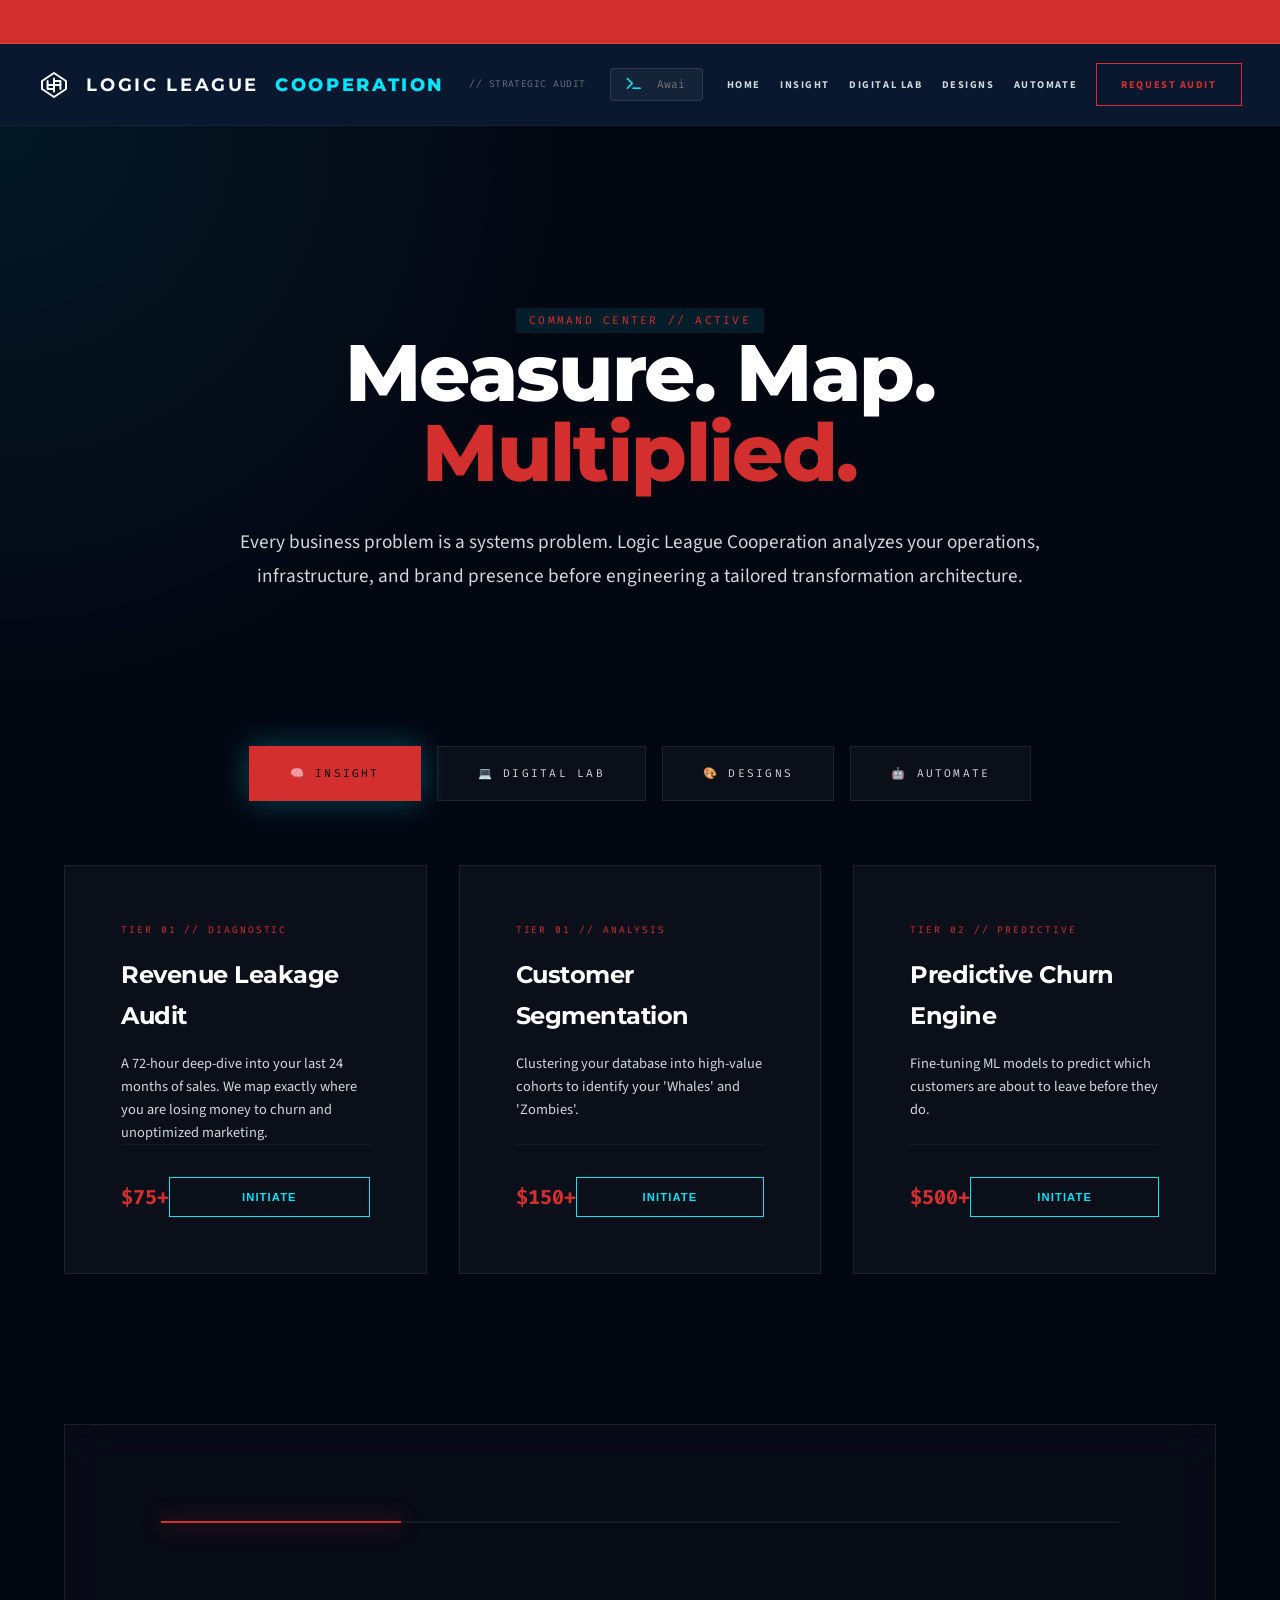
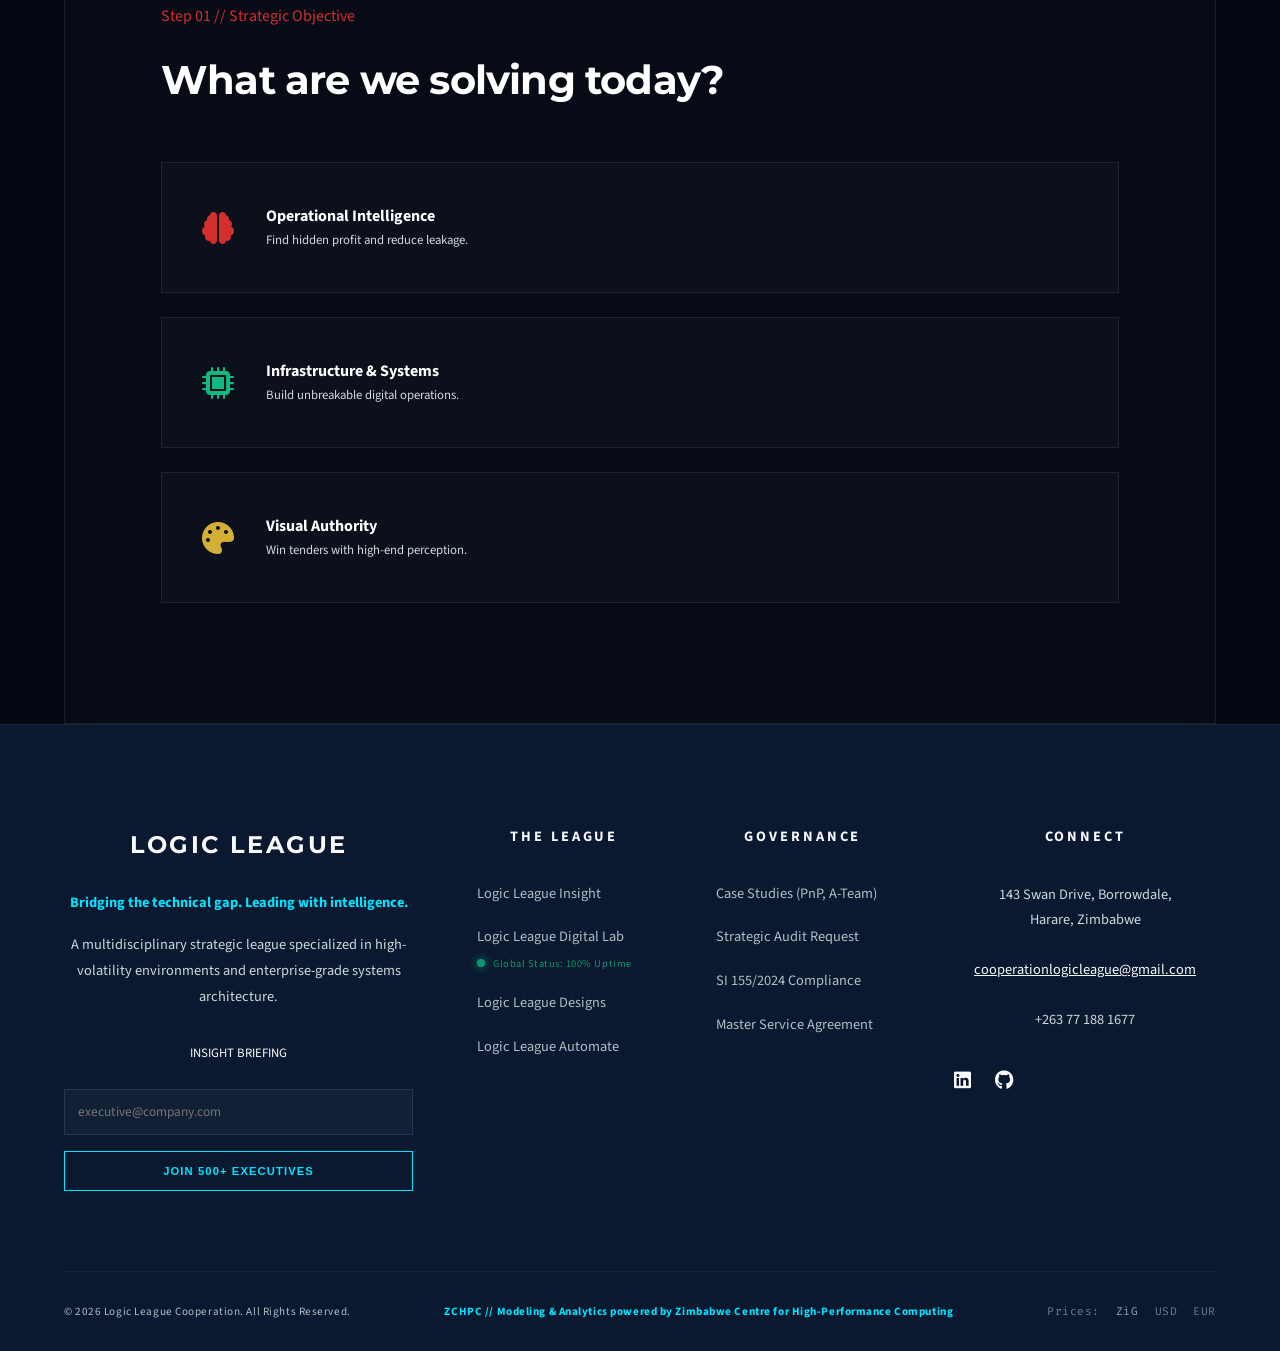
<file: audit.html>
<!DOCTYPE html>
<html lang="en">

<head>
    <meta charset="UTF-8">
    <meta name="viewport" content="width=device-width, initial-scale=1.0, viewport-fit=cover">
    <title>Strategic Audit | Logic League Cooperation</title>
    <meta name="description" content="Initiate your business transformation with a Logic League Strategic Audit. Elite onboarding for modern enterprise.">
    <link rel="stylesheet" href="https://cdnjs.cloudflare.com/ajax/libs/font-awesome/6.0.0-beta3/css/all.min.css">
    <link rel="stylesheet" href="style.css">
    <link rel="stylesheet" href="header-footer.css">
    <link rel="stylesheet" href="audit.css">
    <link href="https://fonts.googleapis.com/css2?family=Inter:wght@400;700;800&family=Fira+Code:wght@400;700&display=swap" rel="stylesheet">
</head>

<body class="bg-navy">
    <div id="header-placeholder"></div>

    <main>
        <!-- Hero Section -->
        <section class="audit-hero">
            <div class="container reveal">
                <span class="data-badge" style="color: var(--audit-accent); border-color: var(--audit-accent);">Command Center // Active</span>
                <h1>Measure. Map. <br><span style="color: var(--audit-accent);">Multiplied.</span></h1>
                <p style="color: var(--color-slate); max-width: 800px; margin: 2rem auto; line-height: 1.8; font-size: 1.2rem;">
                    Every business problem is a systems problem. Logic League Cooperation analyzes your operations, infrastructure, and brand presence before engineering a tailored transformation architecture.
                </p>
            </div>
        </section>

        <!-- Section 1: The Matrix (Tabbed) -->
        <section>
            <div class="container">
                <div class="matrix-tabs reveal">
                    <button class="tab-trigger active" onclick="switchTab('insight')">🧠 Insight</button>
                    <button class="tab-trigger" onclick="switchTab('lab')">💻 Digital Lab</button>
                    <button class="tab-trigger" onclick="switchTab('designs')">🎨 Designs</button>
                    <button class="tab-trigger" onclick="switchTab('automate')">🤖 Automate</button>
                </div>

                <div id="matrix-content" class="reveal">
                    <!-- Pillar 1: Insight -->
                    <div id="insight" class="pillar-section active">
                        <div class="service-grid">
                            <div class="service-card">
                                <div class="card-header">
                                    <span class="tier-label">Tier 01 // Diagnostic</span>
                                    <h3>Revenue Leakage Audit</h3>
                                    <p>A 72-hour deep-dive into your last 24 months of sales. We map exactly where you are losing money to churn and unoptimized marketing.</p>
                                </div>
                                <div class="card-footer">
                                    <span class="card-price">$75+</span>
                                    <button class="btn-briefing" onclick="selectService('Revenue Leakage Audit', 'Insight')">Initiate</button>
                                </div>
                            </div>
                            <div class="service-card">
                                <div class="card-header">
                                    <span class="tier-label">Tier 01 // Analysis</span>
                                    <h3>Customer Segmentation</h3>
                                    <p>Clustering your database into high-value cohorts to identify your 'Whales' and 'Zombies'.</p>
                                </div>
                                <div class="card-footer">
                                    <span class="card-price">$150+</span>
                                    <button class="btn-briefing" onclick="selectService('Customer Segmentation', 'Insight')">Initiate</button>
                                </div>
                            </div>
                            <div class="service-card">
                                <div class="card-header">
                                    <span class="tier-label">Tier 02 // Predictive</span>
                                    <h3>Predictive Churn Engine</h3>
                                    <p>Fine-tuning ML models to predict which customers are about to leave before they do.</p>
                                </div>
                                <div class="card-footer">
                                    <span class="card-price">$500+</span>
                                    <button class="btn-briefing" onclick="selectService('Churn Engine', 'Insight')">Initiate</button>
                                </div>
                            </div>
                        </div>
                    </div>

                    <!-- Pillar 2: Digital Lab -->
                    <div id="lab" class="pillar-section">
                        <div class="service-grid">
                            <div class="service-card">
                                <div class="card-header">
                                    <span class="tier-label">Tier 01 // Infrastructure</span>
                                    <h3>VPS & Cloud Setup</h3>
                                    <p>Engineering a secure, private cloud environment for your mission-critical applications.</p>
                                </div>
                                <div class="card-footer">
                                    <span class="card-price">$100+</span>
                                    <button class="btn-briefing" onclick="selectService('VPS Setup', 'Digital Lab')">Initiate</button>
                                </div>
                            </div>
                            <div class="service-card">
                                <div class="card-header">
                                    <span class="tier-label">Tier 02 // Engineering</span>
                                    <h3>Enterprise E-commerce</h3>
                                    <p>Building high-performance sales engines designed for massive scale and African payment integration.</p>
                                </div>
                                <div class="card-footer">
                                    <span class="card-price">$350+</span>
                                    <button class="btn-briefing" onclick="selectService('E-commerce Engine', 'Digital Lab')">Initiate</button>
                                </div>
                            </div>
                        </div>
                    </div>

                    <!-- Pillar 3: Designs -->
                    <div id="designs" class="pillar-section">
                        <div class="service-grid">
                            <div class="service-card">
                                <div class="card-header">
                                    <span class="tier-label">Tier 02 // Authority</span>
                                    <h3>Executive Corporate Profile</h3>
                                    <p>Narrative-driven authority documents (15+ pages) engineered to win multi-million dollar tenders.</p>
                                </div>
                                <div class="card-footer">
                                    <span class="card-price">$150+</span>
                                    <button class="btn-briefing" onclick="selectService('Executive Profile', 'Designs')">Initiate</button>
                                </div>
                            </div>
                            <div class="service-card">
                                <div class="card-header">
                                    <span class="tier-label">Tier 03 // Perception</span>
                                    <h3>Full Identity Transformation</h3>
                                    <p>A complete visual operating system re-engineering your market perception for prestige dominance.</p>
                                </div>
                                <div class="card-footer">
                                    <span class="card-price">$300+</span>
                                    <button class="btn-briefing" onclick="selectService('Identity Transformation', 'Designs')">Initiate</button>
                                </div>
                            </div>
                        </div>
                    </div>

                    <!-- Pillar 4: Automate -->
                    <div id="automate" class="pillar-section">
                        <div class="service-grid">
                            <div class="service-card">
                                <div class="card-header">
                                    <span class="tier-label">Tier 01 // Sentinel</span>
                                    <h3>Intelligent Alert Hub</h3>
                                    <p>An offline-first device monitoring solar and security with Shona/Ndebele voice AI briefing.</p>
                                </div>
                                <div class="card-footer">
                                    <span class="card-price">$150+</span>
                                    <button class="btn-briefing" onclick="selectService('Alert Hub', 'Automate')">Initiate</button>
                                </div>
                            </div>
                        </div>
                    </div>
                </div>
            </div>
        </section>

        <!-- Section 2: The Request Engine -->
        <section id="onboarding">
            <div class="container">
                <div class="request-engine reveal">
                    <div class="step-indicator">
                        <div class="step-progress" id="progressBar"></div>
                    </div>

                    <form id="auditForm">
                        <!-- Step 1: Objective -->
                        <div class="form-step active" id="step-1">
                            <span class="tier-label" style="color: var(--audit-accent);">Step 01 // Strategic Objective</span>
                            <h2 style="font-size: 2.5rem; margin: 1rem 0 3rem;">What are we solving today?</h2>
                            
                            <div class="option-card" onclick="nextStep(1, 'Insight')">
                                <i class="fas fa-brain" style="font-size: 2rem; color: var(--audit-accent);"></i>
                                <div>
                                    <h4 style="margin: 0;">Operational Intelligence</h4>
                                    <p style="margin: 0; font-size: 0.8rem; color: var(--color-slate);">Find hidden profit and reduce leakage.</p>
                                </div>
                            </div>
                            <div class="option-card" onclick="nextStep(1, 'Digital Lab')">
                                <i class="fas fa-microchip" style="font-size: 2rem; color: var(--color-green);"></i>
                                <div>
                                    <h4 style="margin: 0;">Infrastructure & Systems</h4>
                                    <p style="margin: 0; font-size: 0.8rem; color: var(--color-slate);">Build unbreakable digital operations.</p>
                                </div>
                            </div>
                            <div class="option-card" onclick="nextStep(1, 'Designs')">
                                <i class="fas fa-palette" style="font-size: 2rem; color: var(--color-gold);"></i>
                                <div>
                                    <h4 style="margin: 0;">Visual Authority</h4>
                                    <p style="margin: 0; font-size: 0.8rem; color: var(--color-slate);">Win tenders with high-end perception.</p>
                                </div>
                            </div>
                        </div>

                        <!-- Step 2: Context -->
                        <div class="form-step" id="step-2">
                            <span class="tier-label" style="color: var(--audit-accent);">Step 02 // Operational Scale</span>
                            <h2 style="font-size: 2.5rem; margin: 1rem 0 3rem;">Tell us about your scale.</h2>
                            <div style="margin-bottom: 3rem;">
                                <label style="display: block; font-family: var(--font-mono); font-size: 0.7rem; color: var(--audit-accent); margin-bottom: 1rem;">ESTIMATED MONTHLY VOLUME</label>
                                <select style="width: 100%; padding: 1.5rem; background: var(--audit-glass); border: 1px solid var(--audit-glass-border); color: #fff;">
                                    <option>0 - 1,000 Transactions</option>
                                    <option>1,000 - 10,000 Transactions</option>
                                    <option>10,000+ Enterprise</option>
                                </select>
                            </div>
                            <div style="margin-bottom: 3rem;">
                                <label style="display: block; font-family: var(--font-mono); font-size: 0.7rem; color: var(--audit-accent); margin-bottom: 1rem;">CURRENT INFRASTRUCTURE</label>
                                <div style="display: grid; grid-template-columns: repeat(auto-fit, minmax(200px, 1fr)); gap: 1rem;">
                                    <label style="display: flex; align-items: center; gap: 1rem; padding: 1rem; background: var(--audit-glass); border: 1px solid var(--audit-glass-border);">
                                        <input type="checkbox"> Excel / Manual
                                    </label>
                                    <label style="display: flex; align-items: center; gap: 1rem; padding: 1rem; background: var(--audit-glass); border: 1px solid var(--audit-glass-border);">
                                        <input type="checkbox"> Odoo / SAP
                                    </label>
                                    <label style="display: flex; align-items: center; gap: 1rem; padding: 1rem; background: var(--audit-glass); border: 1px solid var(--audit-glass-border);">
                                        <input type="checkbox"> Solar / Energy
                                    </label>
                                </div>
                            </div>
                            <button type="button" class="btn-strategic" style="width: 100%; background: var(--audit-accent); color: #000; border: none; padding: 1.5rem;" onclick="nextStep(2)">Proceed to Review</button>
                        </div>

                        <!-- Step 3: Final Review -->
                        <div class="form-step" id="step-3">
                            <span class="tier-label" style="color: var(--audit-accent);">Step 03 // Selection Review</span>
                            <h2 style="font-size: 2.5rem; margin: 1rem 0 3rem;">Validate Strategic Selection.</h2>
                            
                            <div style="background: rgba(255, 255, 255, 0.02); padding: 3rem; border: 1px solid var(--audit-glass-border); margin-bottom: 4rem;">
                                <div style="display: grid; grid-template-columns: 1fr 1fr; gap: 3rem;">
                                    <div>
                                        <label style="font-family: var(--font-mono); font-size: 0.6rem; color: var(--color-slate);">SELECTED PILLAR</label>
                                        <p id="reviewPillar" style="font-size: 1.5rem; font-weight: 700; margin-top: 0.5rem;">Insight</p>
                                    </div>
                                    <div>
                                        <label style="font-family: var(--font-mono); font-size: 0.6rem; color: var(--color-slate);">TARGET SERVICE</label>
                                        <p id="reviewService" style="font-size: 1.5rem; font-weight: 700; margin-top: 0.5rem;">Diagnostic Audit</p>
                                    </div>
                                </div>
                            </div>
                            <button type="button" class="btn-strategic" style="width: 100%; background: #fff; color: #000; border: none; padding: 2rem; font-size: 1.2rem; font-weight: 800;" onclick="submitAudit()">Initiate Strategic Audit</button>
                        </div>
                    </form>
                </div>
            </div>
        </section>
    </main>

    <div id="footer-placeholder"></div>

    <script src="app.js"></script>
    <script>
        let currentStep = 1;
        let selectedPillar = 'Insight';
        let selectedService = 'Revenue Leakage Audit';

        function switchTab(pillarId) {
            // Update Tab Triggers
            document.querySelectorAll('.tab-trigger').forEach(t => t.classList.remove('active'));
            event.target.classList.add('active');

            // Update Sections
            document.querySelectorAll('.pillar-section').forEach(s => s.classList.remove('active'));
            document.getElementById(pillarId).classList.add('active');
        }

        function selectService(service, pillar) {
            selectedService = service;
            selectedPillar = pillar;
            alert("Transformation Selected: " + service + ". Proceeding to Command Center.");
            document.getElementById('onboarding').scrollIntoView({ behavior: 'smooth' });
            nextStep(1, pillar);
        }

        function nextStep(step, pillar) {
            if (pillar) selectedPillar = pillar;
            
            document.getElementById('step-' + step).classList.remove('active');
            currentStep = step + 1;
            
            if (document.getElementById('step-' + currentStep)) {
                document.getElementById('step-' + currentStep).classList.add('active');
                
                // Update Progress Bar
                const progress = (currentStep / 3) * 100;
                document.getElementById('progressBar').style.width = progress + '%';

                if (currentStep === 3) {
                    document.getElementById('reviewPillar').innerText = selectedPillar;
                    document.getElementById('reviewService').innerText = selectedService;
                }
            }
        }

        function submitAudit() {
            alert("Audit Initiated. Diagnostic briefing arriving at cooperationlogicleague@gmail.com within 24 hours.");
            window.location.href = "index.html";
        }
    </script>
</body>

</html>
</file>
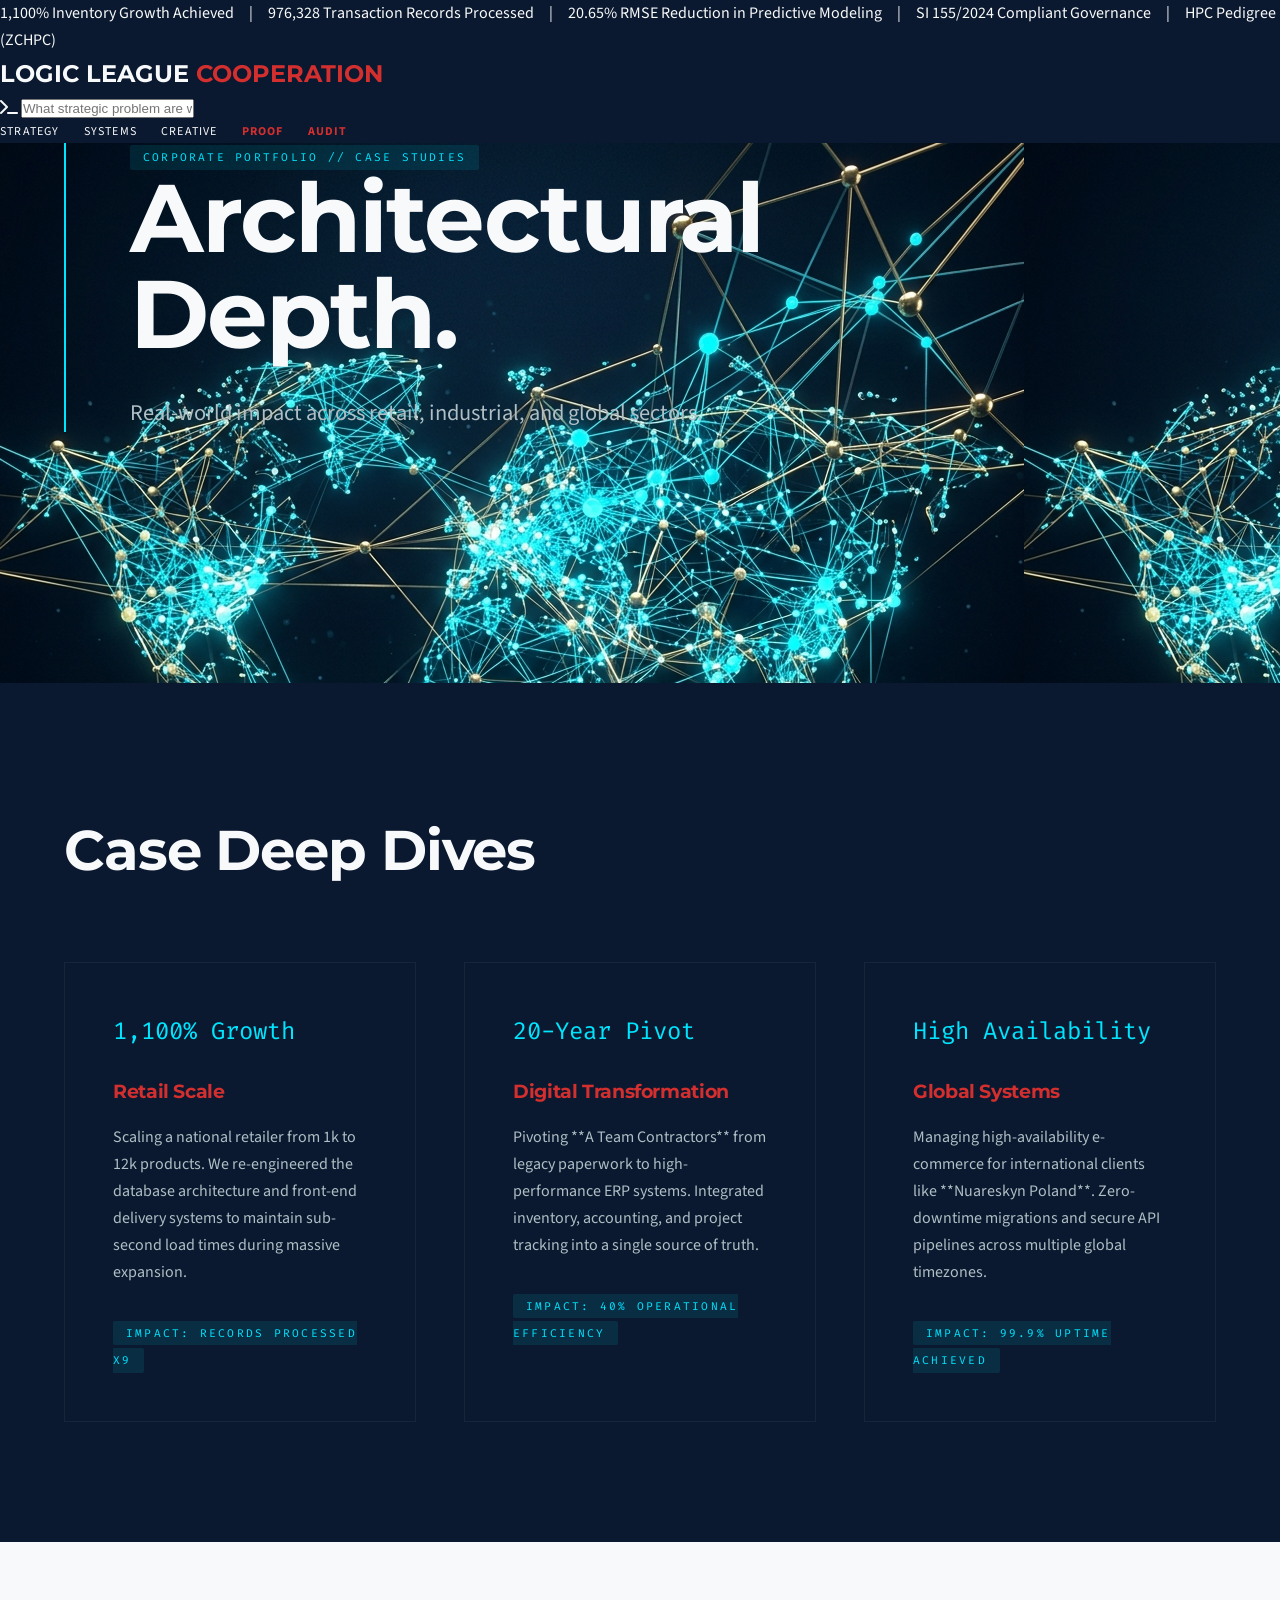
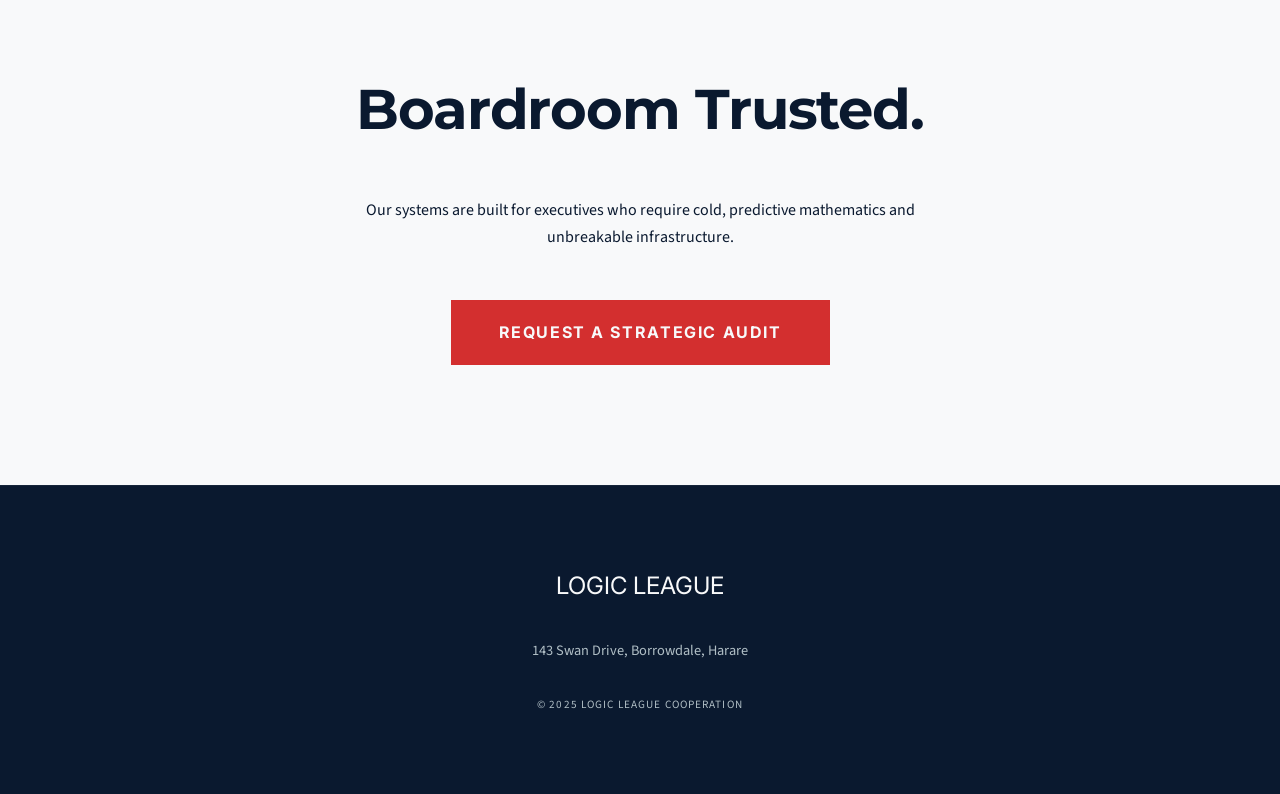
<file: case-studies.html>
<!DOCTYPE html>
<html lang="en">
<head>
    <meta charset="UTF-8">
    <meta name="viewport" content="width=device-width, initial-scale=1.0, viewport-fit=cover">
    <title>Proof of Work | Case Studies</title>
    <link rel="stylesheet" href="https://cdnjs.cloudflare.com/ajax/libs/font-awesome/6.0.0-beta3/css/all.min.css">
    <link rel="stylesheet" href="style.css">
</head>
<body>

    <div class="impact-ribbon">
        <div class="ribbon-content">
            1,100% Inventory Growth Achieved &nbsp;&nbsp;&nbsp; | &nbsp;&nbsp;&nbsp; 976,328 Transaction Records Processed &nbsp;&nbsp;&nbsp; | &nbsp;&nbsp;&nbsp; 20.65% RMSE Reduction in Predictive Modeling &nbsp;&nbsp;&nbsp; | &nbsp;&nbsp;&nbsp; SI 155/2024 Compliant Governance &nbsp;&nbsp;&nbsp; | &nbsp;&nbsp;&nbsp; HPC Pedigree (ZCHPC)
        </div>
    </div>

    <nav>
        <a href="index.html" class="logo" style="text-decoration: none; color: inherit; font-family: 'Montserrat', sans-serif; font-weight: 700; font-size: 1.5rem;">LOGIC LEAGUE <span style="color: var(--color-red);">COOPERATION</span></a>
        <div class="command-bar">
            <i class="fas fa-terminal"></i>
            <input type="text" id="commandInput" placeholder="What strategic problem are we solving today?">
        </div>
        <div class="nav-links" style="display: flex; gap: 1.5rem;">
            <a href="insight.html" style="text-decoration: none; color: inherit; font-size: 0.75rem; text-transform: uppercase; letter-spacing: 0.1em;">Strategy</a>
            <a href="digital-lab.html" style="text-decoration: none; color: inherit; font-size: 0.75rem; text-transform: uppercase; letter-spacing: 0.1em;">Systems</a>
            <a href="designs.html" style="text-decoration: none; color: inherit; font-size: 0.75rem; text-transform: uppercase; letter-spacing: 0.1em;">Creative</a>
            <a href="case-studies.html" style="text-decoration: none; color: var(--color-red); font-size: 0.75rem; text-transform: uppercase; letter-spacing: 0.1em; font-weight: 700;">Proof</a>
            <a href="audit.html" style="text-decoration: none; color: var(--color-red); font-size: 0.75rem; text-transform: uppercase; letter-spacing: 0.1em; font-weight: 700;">Audit</a>
        </div>
    </nav>

    <header class="hero" style="min-height: 60vh; background-image: url('hero_prestige.png');">
        <div class="container">
            <div class="hero-content reveal">
                <span class="data-badge">Corporate Portfolio // Case Studies</span>
                <h1>Architectural Depth.</h1>
                <p style="font-size: 1.4rem; color: var(--color-gray);">Real-world impact across retail, industrial, and global sectors.</p>
            </div>
        </div>
    </header>

    <main>
        <section class="section-navy">
            <div class="container">
                <div class="reveal">
                    <h2>Case Deep Dives</h2>
                    <div class="case-study-grid">
                        <div class="case-study-card">
                            <span class="case-study-metric">1,100% Growth</span>
                            <h3>Retail Scale</h3>
                            <p style="color: var(--color-gray); margin-bottom: 2rem;">Scaling a national retailer from 1k to 12k products. We re-engineered the database architecture and front-end delivery systems to maintain sub-second load times during massive expansion.</p>
                            <span class="data-badge">Impact: Records Processed x9</span>
                        </div>
                        <div class="case-study-card">
                            <span class="case-study-metric">20-Year Pivot</span>
                            <h3>Digital Transformation</h3>
                            <p style="color: var(--color-gray); margin-bottom: 2rem;">Pivoting **A Team Contractors** from legacy paperwork to high-performance ERP systems. Integrated inventory, accounting, and project tracking into a single source of truth.</p>
                            <span class="data-badge">Impact: 40% Operational Efficiency</span>
                        </div>
                        <div class="case-study-card">
                            <span class="case-study-metric">High Availability</span>
                            <h3>Global Systems</h3>
                            <p style="color: var(--color-gray); margin-bottom: 2rem;">Managing high-availability e-commerce for international clients like **Nuareskyn Poland**. Zero-downtime migrations and secure API pipelines across multiple global timezones.</p>
                            <span class="data-badge">Impact: 99.9% Uptime Achieved</span>
                        </div>
                    </div>
                </div>
            </div>
        </section>

        <section class="section-white">
            <div class="container reveal" style="text-align: center;">
                <h2 style="color: var(--color-navy);">Boardroom Trusted.</h2>
                <p style="max-width: 600px; margin: 0 auto 3rem; color: var(--color-navy);">Our systems are built for executives who require cold, predictive mathematics and unbreakable infrastructure.</p>
                <a href="audit.html" class="btn btn-red">Request a Strategic Audit</a>
            </div>
        </section>
    </main>

    <footer>
        <div class="container">
            <span class="footer-logo">LOGIC LEAGUE</span>
            <p class="footer-address">143 Swan Drive, Borrowdale, Harare</p>
            <p style="font-size: 0.7rem; color: var(--color-gray); letter-spacing: 0.1em; text-transform: uppercase;">© 2025 LOGIC LEAGUE COOPERATION</p>
        </div>
    </footer>

    <script src="app.js"></script>
</body>
</html>
</file>
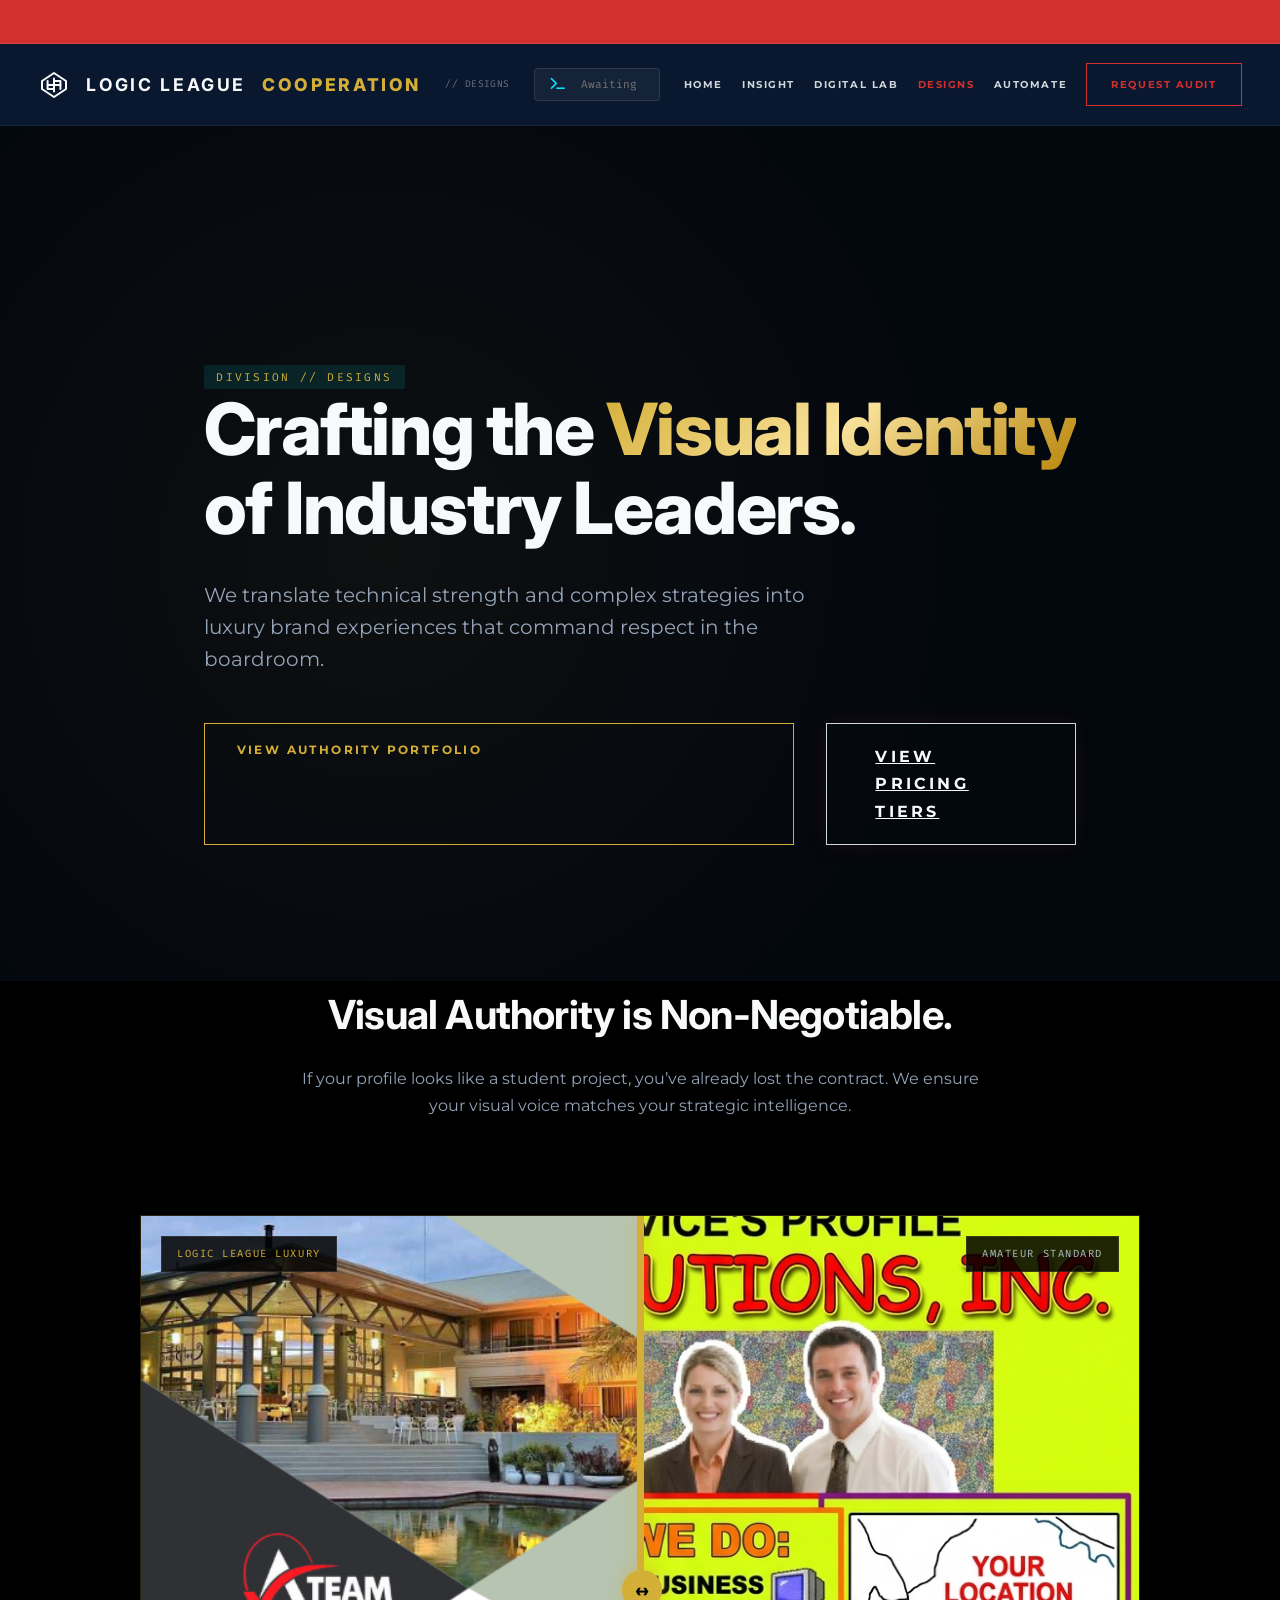
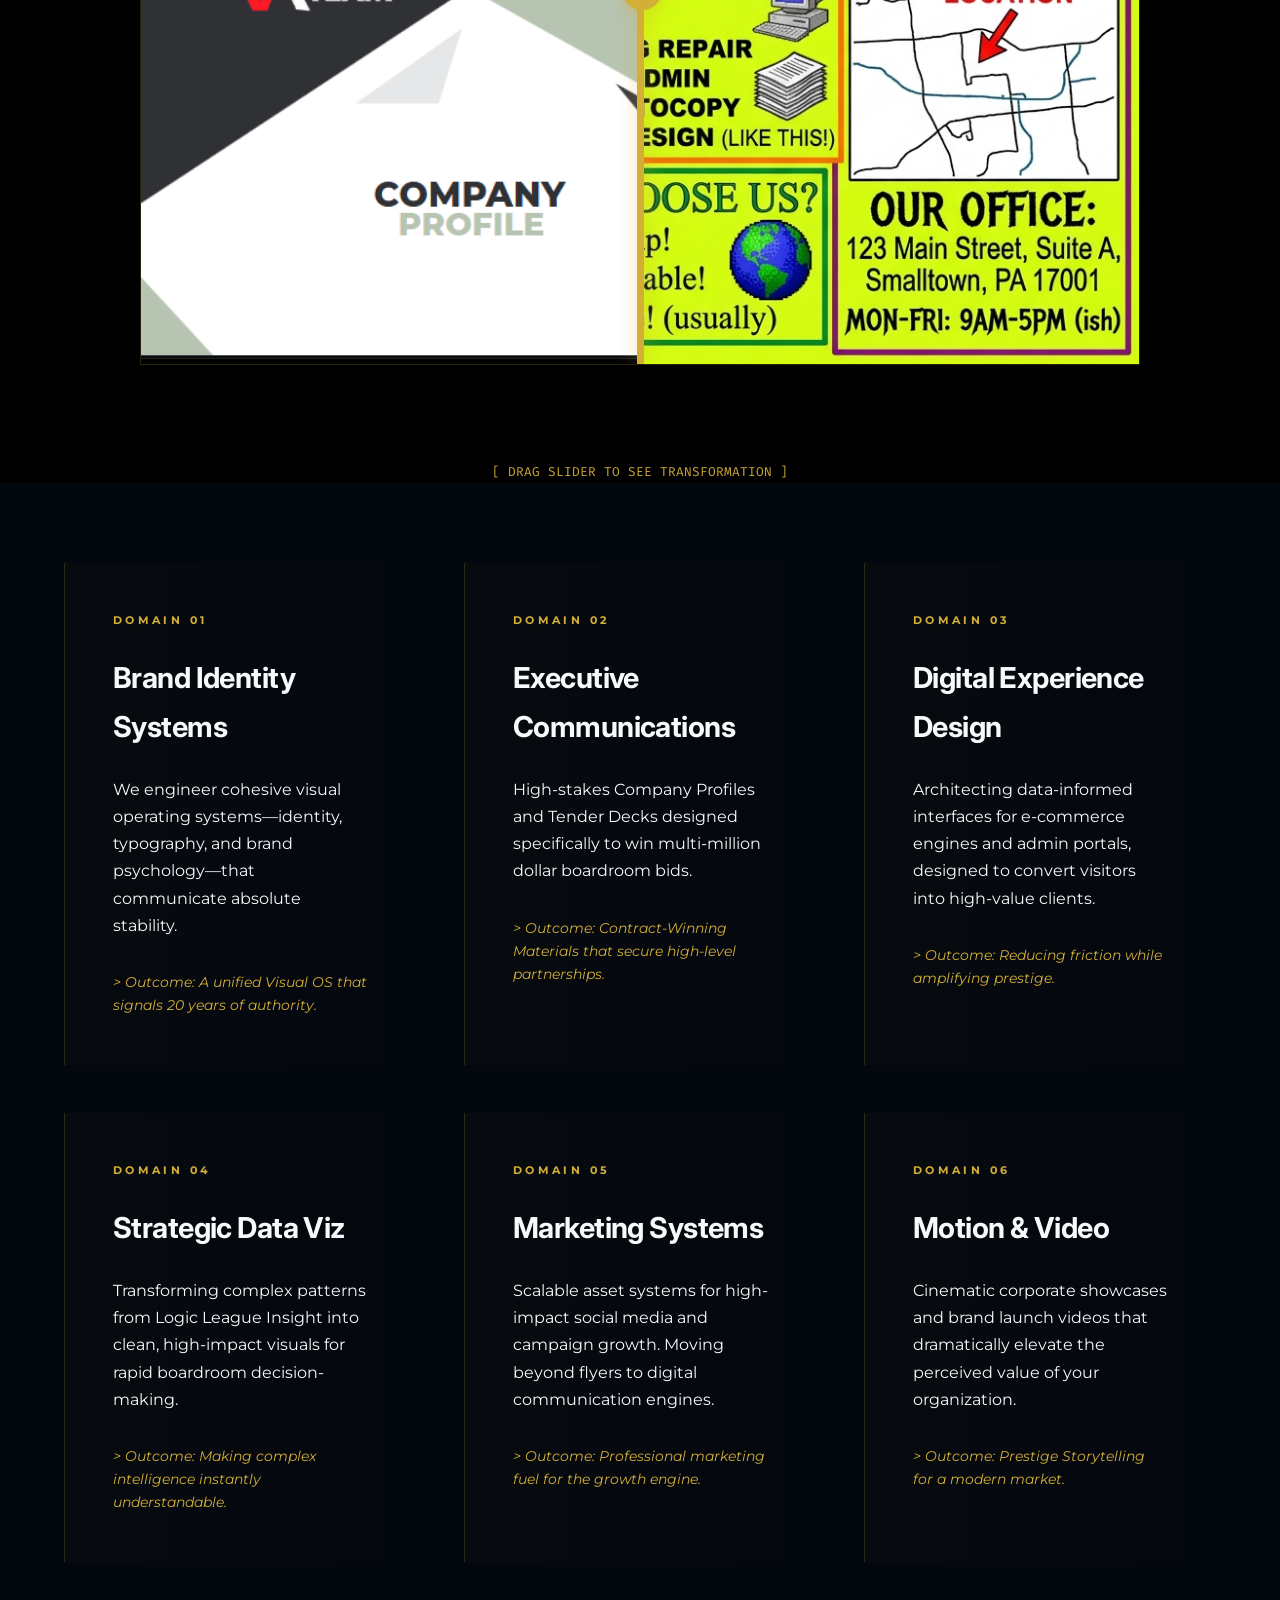
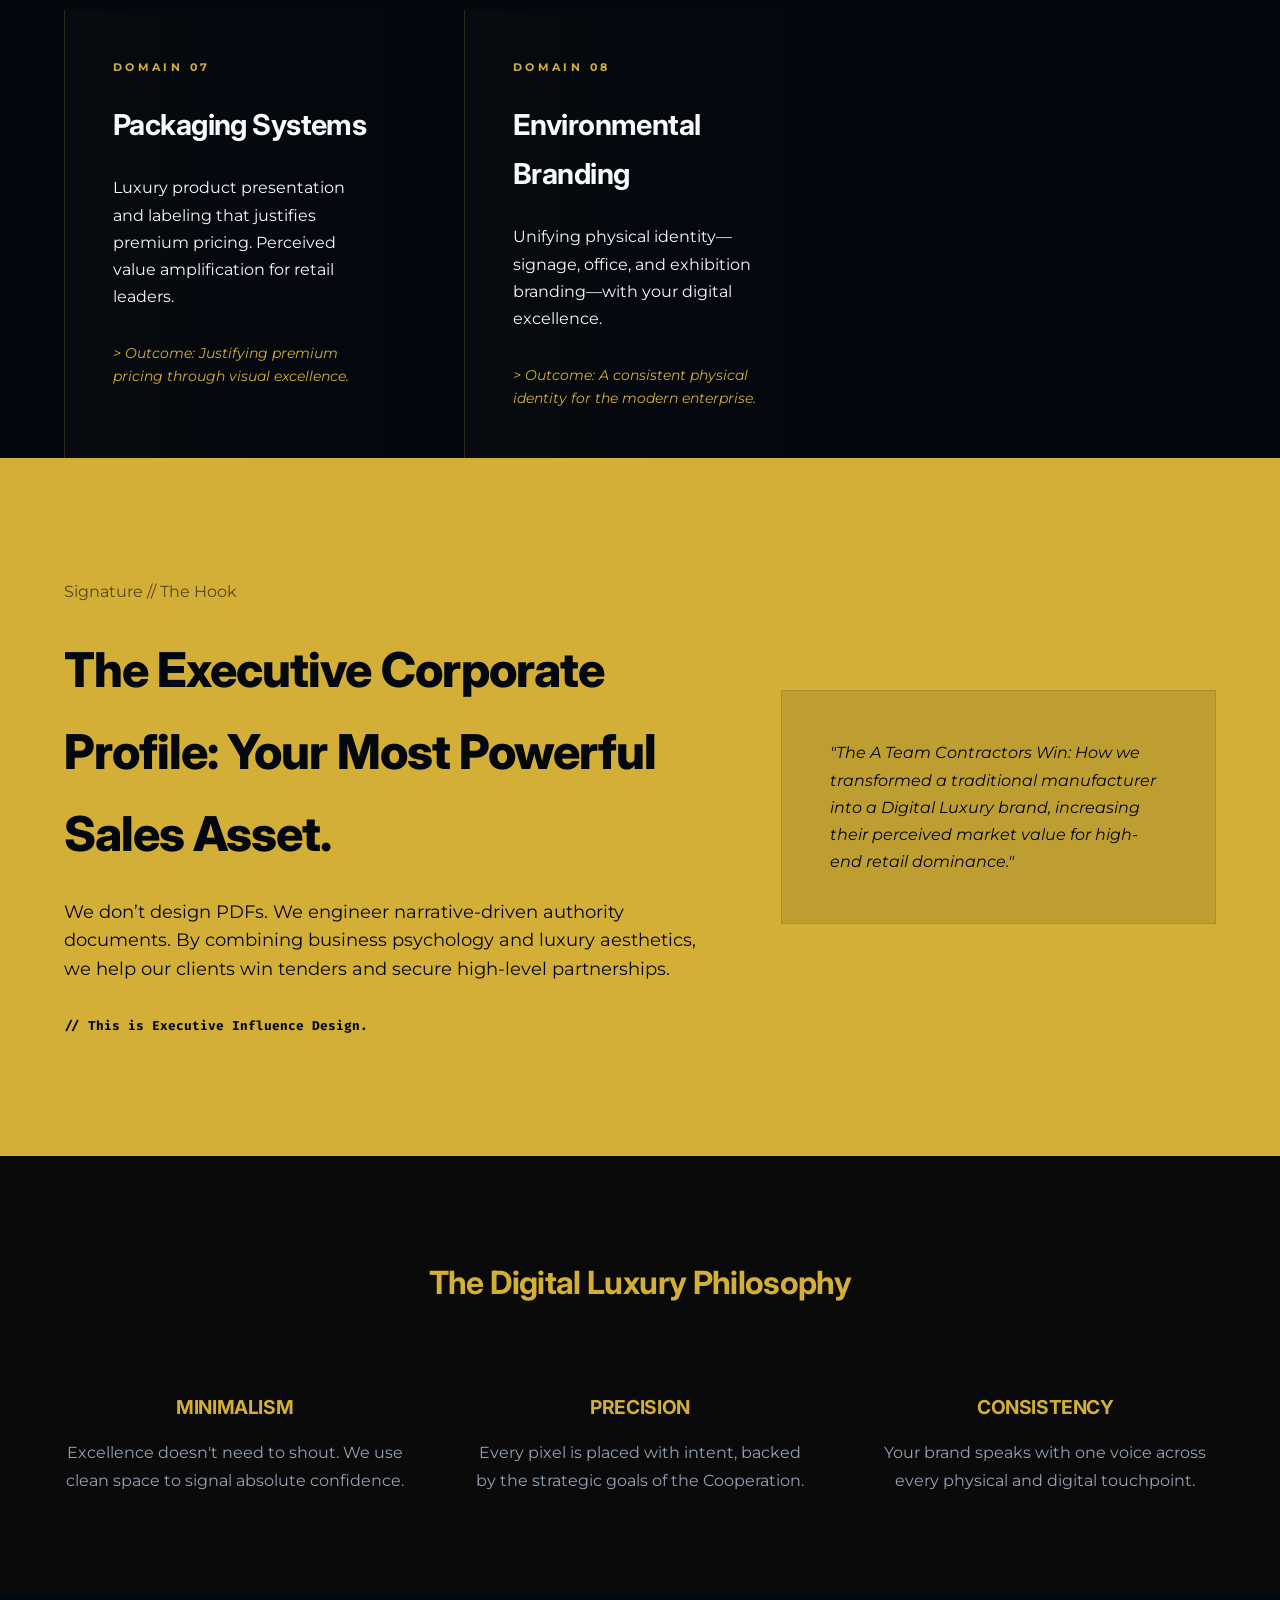
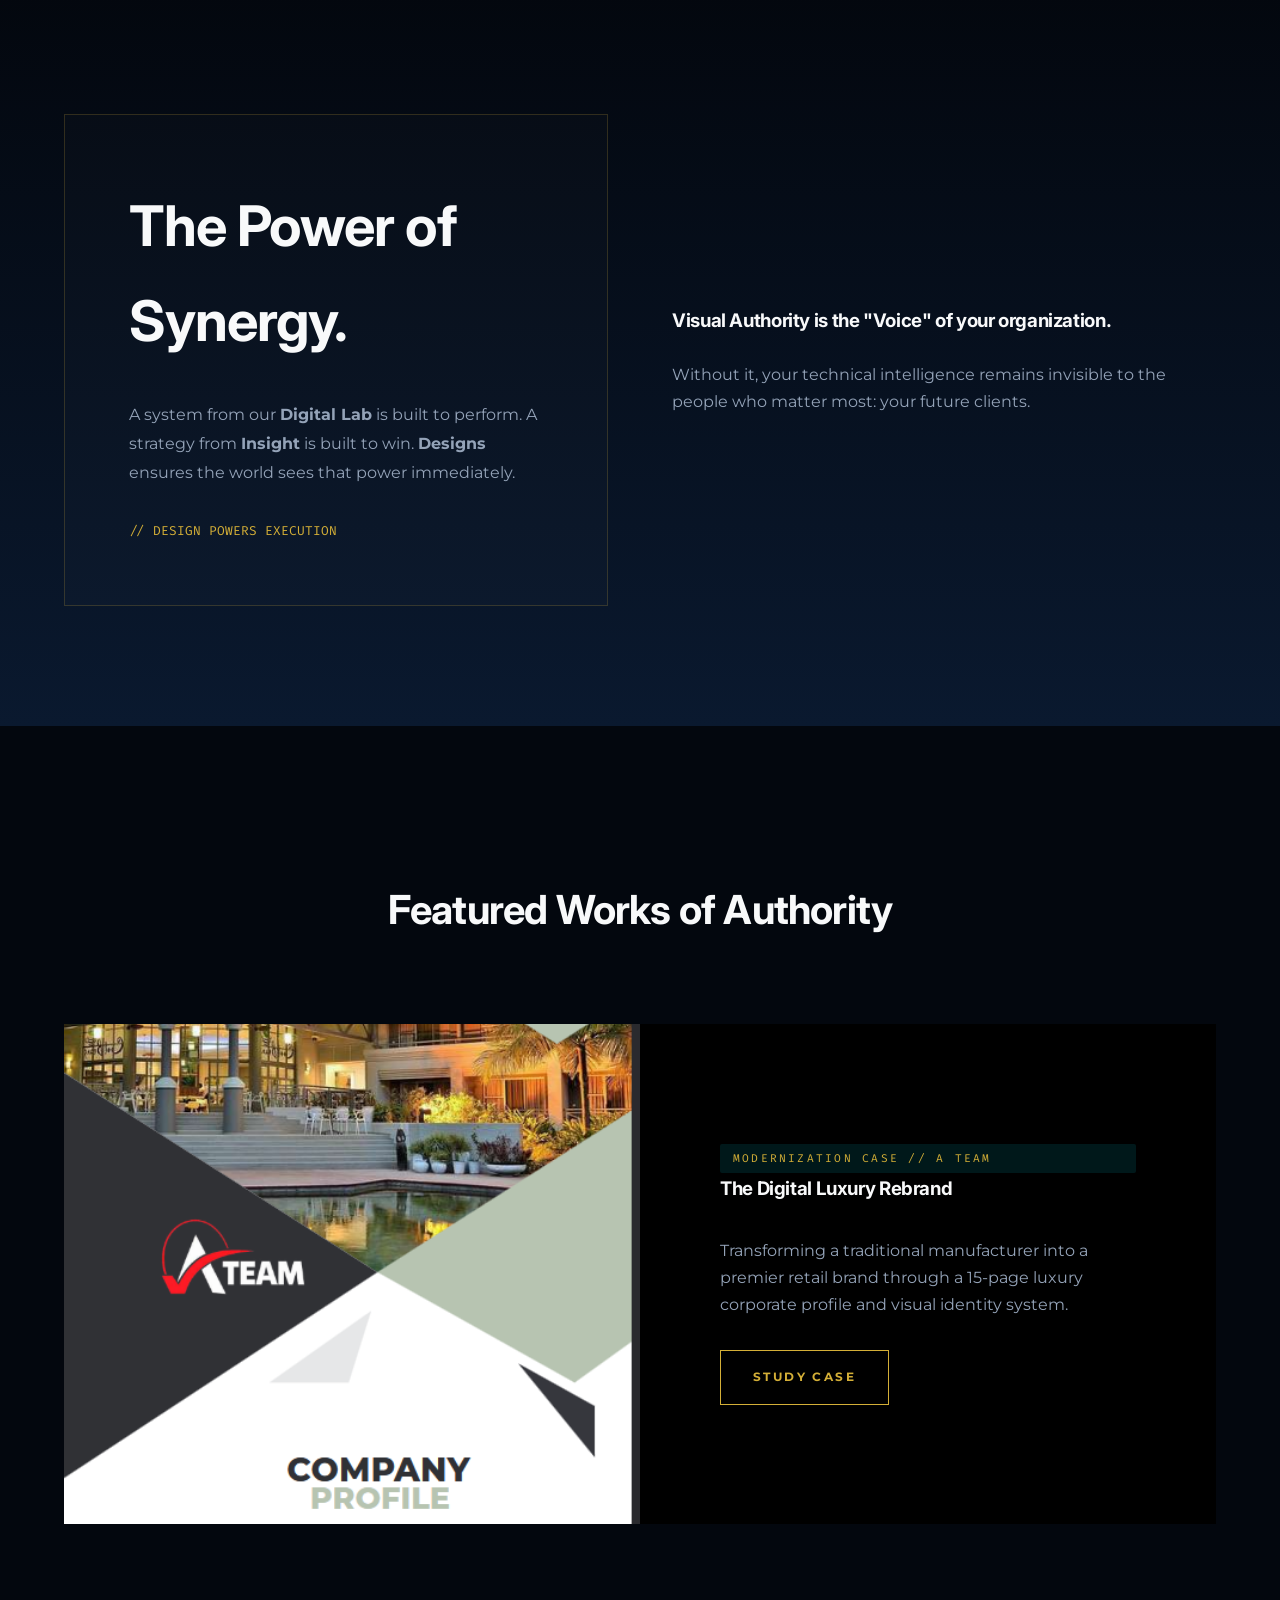
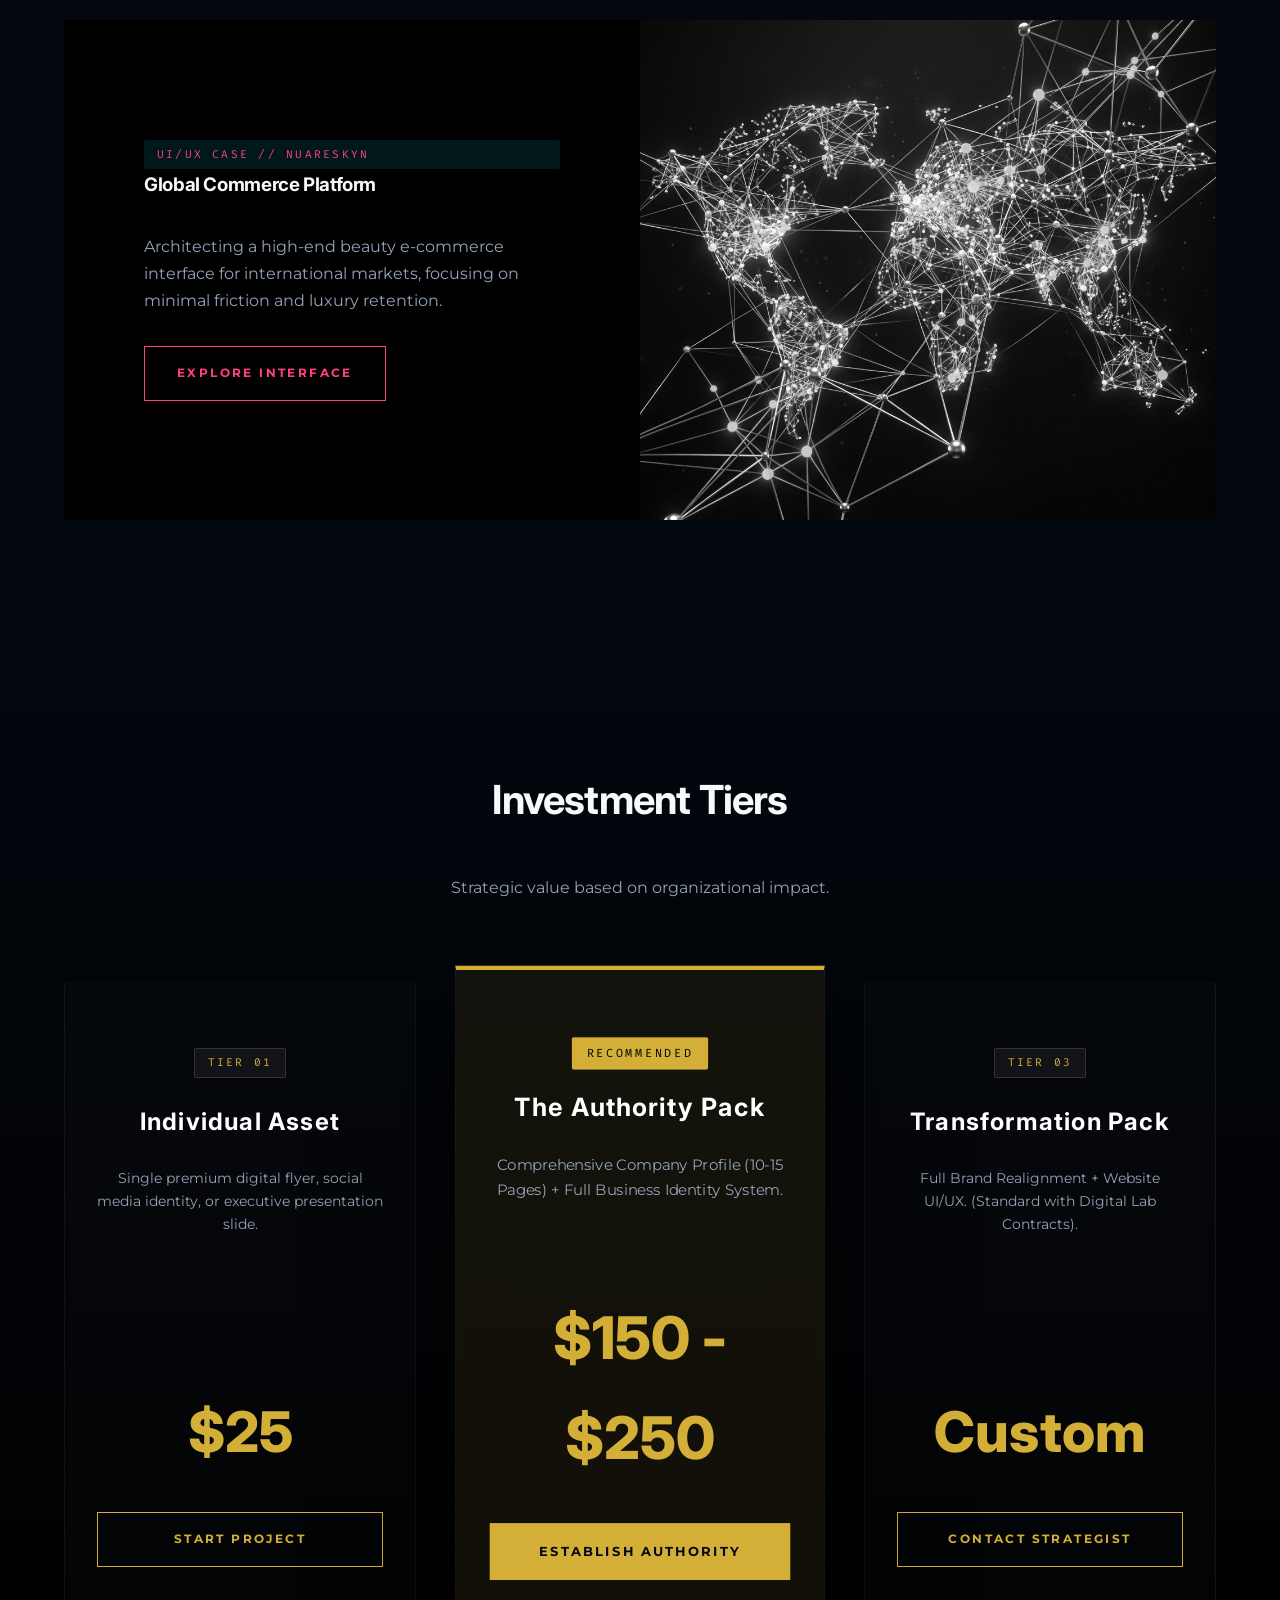
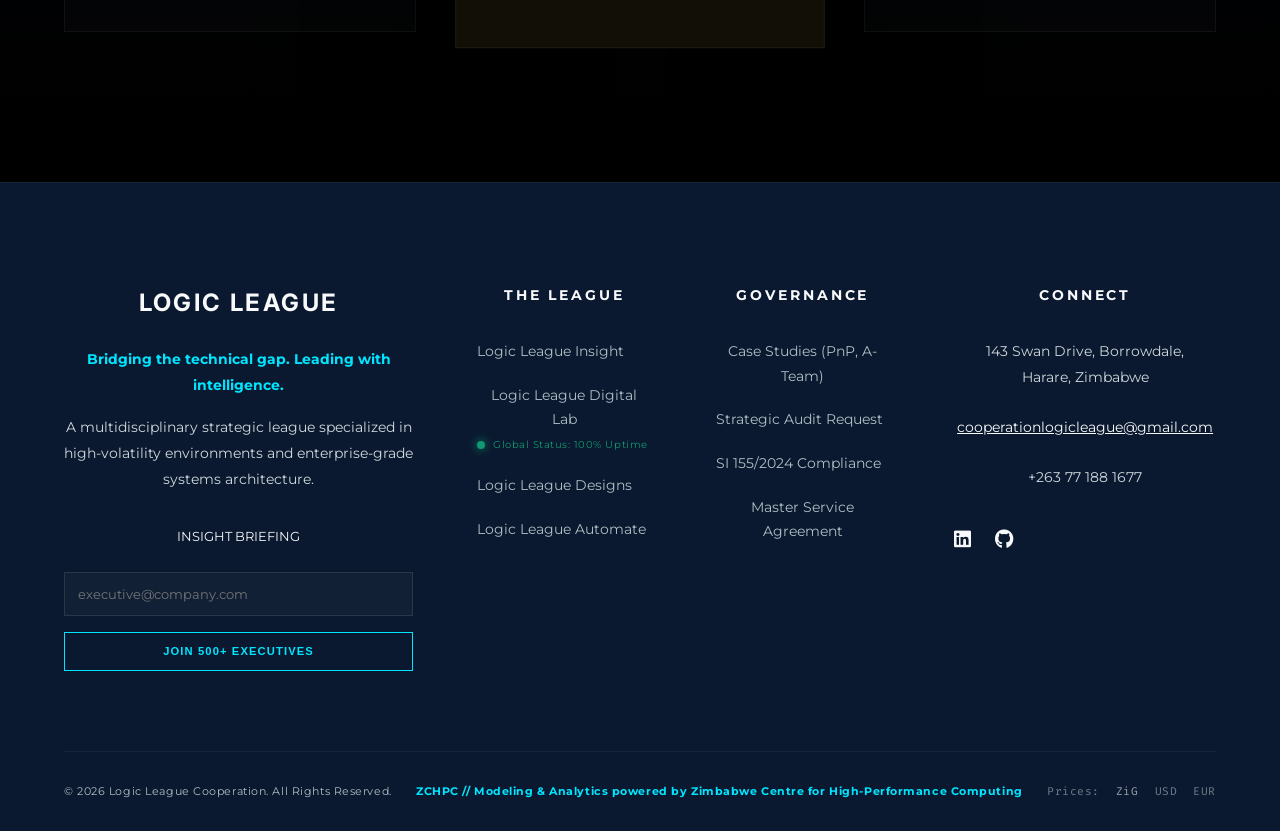
<file: designs.html>
<!DOCTYPE html>
<html lang="en">

<head>
    <meta charset="UTF-8">
    <meta name="viewport" content="width=device-width, initial-scale=1.0, viewport-fit=cover">
    <title>Designs | Logic League Visual Authority</title>
    <meta name="description" content="Logic League Designs: Crafting the Visual Identity of Industry Leaders. Strategic Branding, Executive Communications, and Digital Luxury.">
    <link rel="stylesheet" href="https://cdnjs.cloudflare.com/ajax/libs/font-awesome/6.0.0-beta3/css/all.min.css">
    <link rel="stylesheet" href="style.css">
    <link rel="stylesheet" href="header-footer.css">
    <link rel="stylesheet" href="designs.css">
    <link href="https://fonts.googleapis.com/css2?family=Inter:wght@400;700;800&family=Montserrat:wght@300;400;700&display=swap" rel="stylesheet">
</head>

<body>
    <div id="header-placeholder"></div>

    <main>
        <!-- Section 1: Executive Positioning -->
        <section class="designs-hero">
            <div class="container reveal">
                <span class="data-badge" style="margin-bottom: 2rem; color: var(--designs-accent);">Division // Designs</span>
                <h1 style="color: var(--color-white);">Crafting the <span class="gold-text">Visual Identity</span> <br>of Industry Leaders.</h1>
                <p style="font-size: 1.25rem; color: var(--designs-text-dim); max-width: 650px; margin-bottom: 3rem; line-height: 1.6;">
                    We translate technical strength and complex strategies into luxury brand experiences that command respect in the boardroom.
                </p>
                
                <div style="display: flex; gap: 2rem;">
                    <a href="#portfolio" class="btn-designs">View Authority Portfolio</a>
                    <a href="#tiers" class="btn-strategic" style="background: transparent; border: 1px solid var(--color-slate); color: var(--color-white);">View Pricing Tiers</a>
                </div>
            </div>
        </section>

        <!-- Section 2: Before & After (Visual Authority Slider) -->
        <section style="background: #000;">
            <div class="container reveal">
                <div style="text-align: center; margin-bottom: 4rem;">
                    <h2 style="font-size: 2.5rem; color: var(--color-white); margin-bottom: 1rem;">Visual Authority is Non-Negotiable.</h2>
                    <p style="color: var(--designs-text-dim); max-width: 700px; margin: 0 auto;">
                        If your profile looks like a student project, you’ve already lost the contract. We ensure your visual voice matches your strategic intelligence.
                    </p>
                </div>

                <div class="slider-container" id="beforeAfterSlider">
                    <!-- Before: Amateur Standard -->
                    <div class="slider-img img-before"></div>
                    
                    <!-- After: Authentic Logic League Design (Your A-Team Profile) -->
                    <div class="slider-img img-after" id="afterImage"></div>

                    <div class="slider-handle" id="sliderHandle"></div>
                    <div class="slider-label label-before">Amateur Standard</div>
                    <div class="slider-label label-after">Logic League Luxury</div>
                </div>


                
                <p style="text-align: center; margin-top: 2rem; color: var(--designs-accent); font-family: var(--font-mono); font-size: 0.8rem;">
                    [ DRAG SLIDER TO SEE TRANSFORMATION ]
                </p>
            </div>
        </section>

        <!-- Section 3: Design Domains (Capabilities) -->
        <section id="capabilities">
            <div class="container reveal">
                <div class="domain-grid">
                    <!-- Domain 1 -->
                    <div class="domain-card">
                        <h4>Domain 01</h4>
                        <h3>Brand Identity Systems</h3>
                        <p>We engineer cohesive visual operating systems—identity, typography, and brand psychology—that communicate absolute stability.</p>
                        <div class="outcome">> Outcome: A unified Visual OS that signals 20 years of authority.</div>
                    </div>

                    <!-- Domain 2 -->
                    <div class="domain-card">
                        <h4>Domain 02</h4>
                        <h3>Executive Communications</h3>
                        <p>High-stakes Company Profiles and Tender Decks designed specifically to win multi-million dollar boardroom bids.</p>
                        <div class="outcome">> Outcome: Contract-Winning Materials that secure high-level partnerships.</div>
                    </div>

                    <!-- Domain 3 -->
                    <div class="domain-card">
                        <h4>Domain 03</h4>
                        <h3>Digital Experience Design</h3>
                        <p>Architecting data-informed interfaces for e-commerce engines and admin portals, designed to convert visitors into high-value clients.</p>
                        <div class="outcome">> Outcome: Reducing friction while amplifying prestige.</div>
                    </div>

                    <!-- Domain 4 -->
                    <div class="domain-card">
                        <h4>Domain 04</h4>
                        <h3>Strategic Data Viz</h3>
                        <p>Transforming complex patterns from Logic League Insight into clean, high-impact visuals for rapid boardroom decision-making.</p>
                        <div class="outcome">> Outcome: Making complex intelligence instantly understandable.</div>
                    </div>

                    <!-- Domain 5 -->
                    <div class="domain-card">
                        <h4>Domain 05</h4>
                        <h3>Marketing Systems</h3>
                        <p>Scalable asset systems for high-impact social media and campaign growth. Moving beyond flyers to digital communication engines.</p>
                        <div class="outcome">> Outcome: Professional marketing fuel for the growth engine.</div>
                    </div>

                    <!-- Domain 6 -->
                    <div class="domain-card">
                        <h4>Domain 06</h4>
                        <h3>Motion & Video</h3>
                        <p>Cinematic corporate showcases and brand launch videos that dramatically elevate the perceived value of your organization.</p>
                        <div class="outcome">> Outcome: Prestige Storytelling for a modern market.</div>
                    </div>

                    <!-- Domain 7 -->
                    <div class="domain-card">
                        <h4>Domain 07</h4>
                        <h3>Packaging Systems</h3>
                        <p>Luxury product presentation and labeling that justifies premium pricing. Perceived value amplification for retail leaders.</p>
                        <div class="outcome">> Outcome: Justifying premium pricing through visual excellence.</div>
                    </div>

                    <!-- Domain 8 -->
                    <div class="domain-card">
                        <h4>Domain 08</h4>
                        <h3>Environmental Branding</h3>
                        <p>Unifying physical identity—signage, office, and exhibition branding—with your digital excellence.</p>
                        <div class="outcome">> Outcome: A consistent physical identity for the modern enterprise.</div>
                    </div>
                </div>
            </div>
        </section>

        <section id="executive-hook" class="signature-hook-section" style="background: var(--designs-accent); color: var(--designs-bg);">
            <div class="container reveal">
                <div class="executive-hook-grid">

                    <div>
                        <span class="m-badge" style="color: rgba(0,0,0,0.6);">Signature // The Hook</span>
                        <h2 style="font-size: 3rem; margin: 1.5rem 0; font-weight: 800;">The Executive Corporate Profile: Your Most Powerful Sales Asset.</h2>
                        <p style="font-size: 1.1rem; line-height: 1.6; margin-bottom: 2rem;">
                            We don’t design PDFs. We engineer narrative-driven authority documents. By combining business psychology and luxury aesthetics, we help our clients win tenders and secure high-level partnerships.
                        </p>
                        <div style="font-family: var(--font-mono); font-size: 0.8rem; font-weight: 700;">// This is Executive Influence Design.</div>
                    </div>
                    <div style="background: rgba(0,0,0,0.1); padding: 3rem; border: 1px solid rgba(0,0,0,0.1);">
                        <p style="font-style: italic; margin-bottom: 0;">"The A Team Contractors Win: How we transformed a traditional manufacturer into a Digital Luxury brand, increasing their perceived market value for high-end retail dominance."</p>
                    </div>
                </div>
            </div>
        </section>

        <!-- Section 4: Design Philosophy -->
        <section class="philosophy-section">
            <div class="container reveal">
                <h2 style="font-size: 2rem; color: var(--designs-accent); margin-bottom: 4rem;">The Digital Luxury Philosophy</h2>
                <div class="philosophy-grid">
                    <div class="philosophy-item">
                        <h3>Minimalism</h3>
                        <p style="color: var(--designs-text-dim);">Excellence doesn't need to shout. We use clean space to signal absolute confidence.</p>
                    </div>
                    <div class="philosophy-item">
                        <h3>Precision</h3>
                        <p style="color: var(--designs-text-dim);">Every pixel is placed with intent, backed by the strategic goals of the Cooperation.</p>
                    </div>
                    <div class="philosophy-item">
                        <h3>Consistency</h3>
                        <p style="color: var(--designs-text-dim);">Your brand speaks with one voice across every physical and digital touchpoint.</p>
                    </div>
                </div>
            </div>
        </section>

        <section class="synergy-sell-section" style="background: linear-gradient(180deg, #03070e 0%, #0a192f 100%);">
            <div class="container reveal">
                <div class="synergy-grid">

                    <div class="reveal">
                        <div style="border: 1px solid var(--designs-border); padding: 4rem; background: rgba(255,255,255,0.01);">
                            <h2 style="color: var(--color-white); margin-bottom: 2rem;">The Power of Synergy.</h2>
                            <p style="color: var(--designs-text-dim); line-height: 1.8; margin-bottom: 2rem;">
                                A system from our <strong>Digital Lab</strong> is built to perform. A strategy from <strong>Insight</strong> is built to win. <strong>Designs</strong> ensures the world sees that power immediately.
                            </p>
                            <p style="color: var(--designs-accent); font-family: var(--font-mono); font-size: 0.8rem;">
                                // DESIGN POWERS EXECUTION
                            </p>
                        </div>
                    </div>
                    <div>
                        <h3 style="color: var(--color-white); margin-bottom: 1.5rem;">Visual Authority is the "Voice" of your organization.</h3>
                        <p style="color: var(--designs-text-dim);">Without it, your technical intelligence remains invisible to the people who matter most: your future clients.</p>
                    </div>
                </div>
            </div>
        </section>

        <!-- Section 6: Portfolio Showcase -->
        <section id="portfolio" style="padding-top: 150px;">
            <div class="container reveal">
                <h2 style="font-size: 2.5rem; color: var(--color-white); margin-bottom: 5rem; text-align: center;">Featured Works of Authority</h2>
                
                <div class="portfolio-card">
                    <div class="portfolio-visual" style="background-image: url('after_luxury.png'); background-color: #111;"></div>
                    <div class="portfolio-info">
                        <span class="data-badge" style="color: var(--designs-accent);">Modernization Case // A Team</span>
                        <h3>The Digital Luxury Rebrand</h3>
                        <p style="color: var(--designs-text-dim); margin: 2rem 0;">Transforming a traditional manufacturer into a premier retail brand through a 15-page luxury corporate profile and visual identity system.</p>
                        <a href="#" class="btn-designs" style="width: fit-content;">Study Case</a>
                    </div>
                </div>

                <div class="portfolio-card" style="direction: rtl;">
                    <div class="portfolio-visual" style="background-image: url('hero_prestige.png'); filter: grayscale(1); background-color: #111;"></div>
                    <div class="portfolio-info" style="direction: ltr;">
                        <span class="data-badge" style="color: var(--designs-accent-pink);">UI/UX Case // Nuareskyn</span>
                        <h3>Global Commerce Platform</h3>
                        <p style="color: var(--designs-text-dim); margin: 2rem 0;">Architecting a high-end beauty e-commerce interface for international markets, focusing on minimal friction and luxury retention.</p>
                        <a href="#" class="btn-designs" style="width: fit-content; border-color: var(--designs-accent-pink); color: var(--designs-accent-pink);">Explore Interface</a>
                    </div>
                </div>
            </div>
        </section>

        <!-- Section 7: Pricing Tiers -->
        <section id="tiers" class="tier-section">
            <div class="container reveal">
                <div style="text-align: center; margin-bottom: 5rem;">
                    <h2 style="font-size: 2.5rem; color: var(--color-white);">Investment Tiers</h2>
                    <p style="color: var(--designs-text-dim);">Strategic value based on organizational impact.</p>
                </div>

                <div class="tier-container">
                    <div class="designs-tier">
                        <span class="data-badge">Tier 01</span>
                        <h3>Individual Asset</h3>
                        <p style="color: var(--designs-text-dim);">Single premium digital flyer, social media identity, or executive presentation slide.</p>
                        <div class="tier-price">$25</div>
                        <a href="audit.html" class="btn-designs">Start Project</a>
                    </div>

                    <div class="designs-tier featured">
                        <span class="data-badge" style="background: var(--designs-accent); color: var(--designs-bg);">Recommended</span>
                        <h3 style="margin-top: 1rem;">The Authority Pack</h3>
                        <p style="color: var(--designs-text-dim);">Comprehensive Company Profile (10-15 Pages) + Full Business Identity System.</p>
                        <div class="tier-price">$150 - $250</div>
                        <a href="audit.html" class="btn-designs" style="background: var(--designs-accent); color: var(--designs-bg);">Establish Authority</a>
                    </div>

                    <div class="designs-tier">
                        <span class="data-badge">Tier 03</span>
                        <h3>Transformation Pack</h3>
                        <p style="color: var(--designs-text-dim);">Full Brand Realignment + Website UI/UX. (Standard with Digital Lab Contracts).</p>
                        <div class="tier-price">Custom</div>
                        <a href="audit.html" class="btn-designs">Contact Strategist</a>
                    </div>
                </div>
            </div>
        </section>
    </main>

    <div id="footer-placeholder"></div>

    <script src="app.js"></script>
    <script>
        // Before & After Slider Logic
        const slider = document.getElementById('beforeAfterSlider');
        const afterImg = document.getElementById('afterImage');
        const handle = document.getElementById('sliderHandle');

        if (slider && afterImg && handle) {
            let isResizing = false;

            const onMove = (e) => {
                if (!isResizing) return;
                const rect = slider.getBoundingClientRect();
                let x = (e.pageX || e.touches[0].pageX) - rect.left;
                
                // Constraints
                if (x < 0) x = 0;
                if (x > rect.width) x = rect.width;

                const percent = (x / rect.width) * 100;
                afterImg.style.width = percent + '%';
                handle.style.left = percent + '%';
            };

            const startResizing = () => isResizing = true;
            const stopResizing = () => isResizing = false;

            handle.addEventListener('mousedown', startResizing);
            window.addEventListener('mouseup', stopResizing);
            window.addEventListener('mousemove', onMove);

            handle.addEventListener('touchstart', startResizing);
            window.addEventListener('touchend', stopResizing);
            window.addEventListener('touchmove', onMove);
        }
    </script>
</body>

</html>
</file>
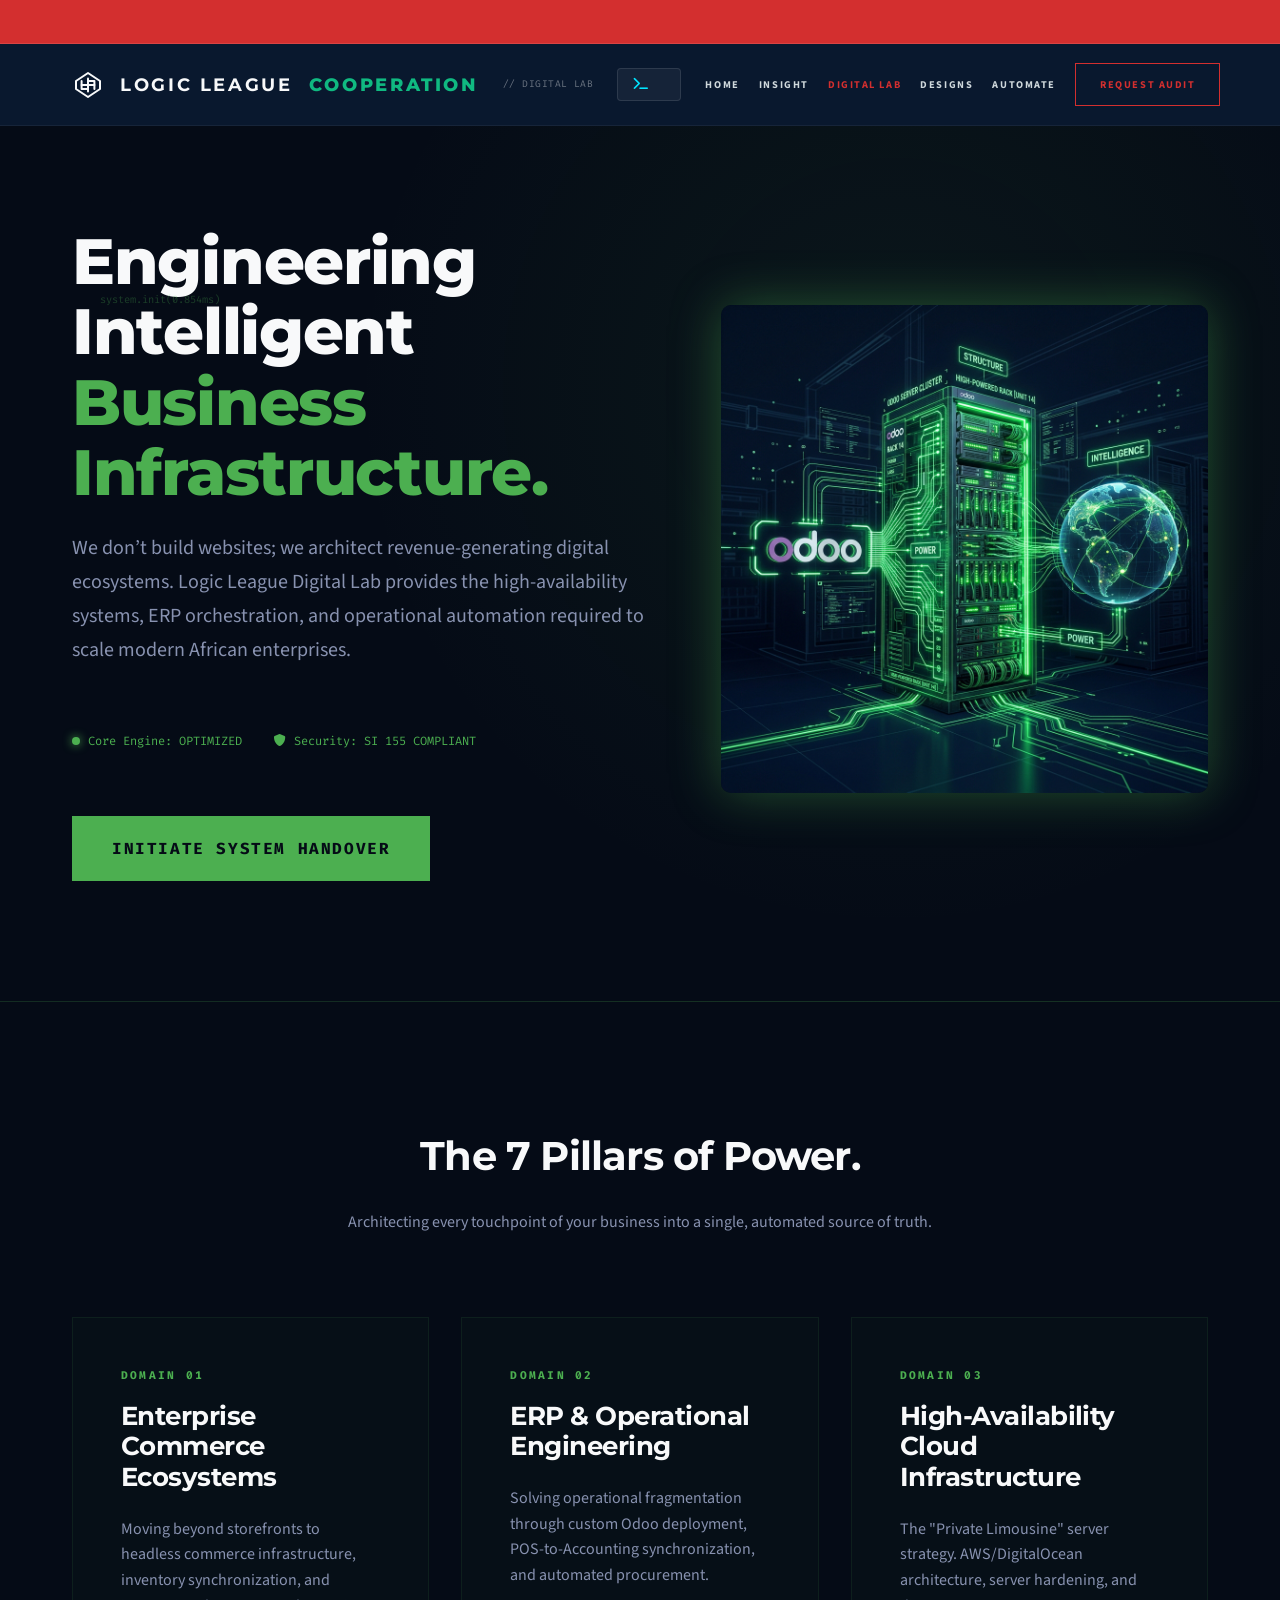
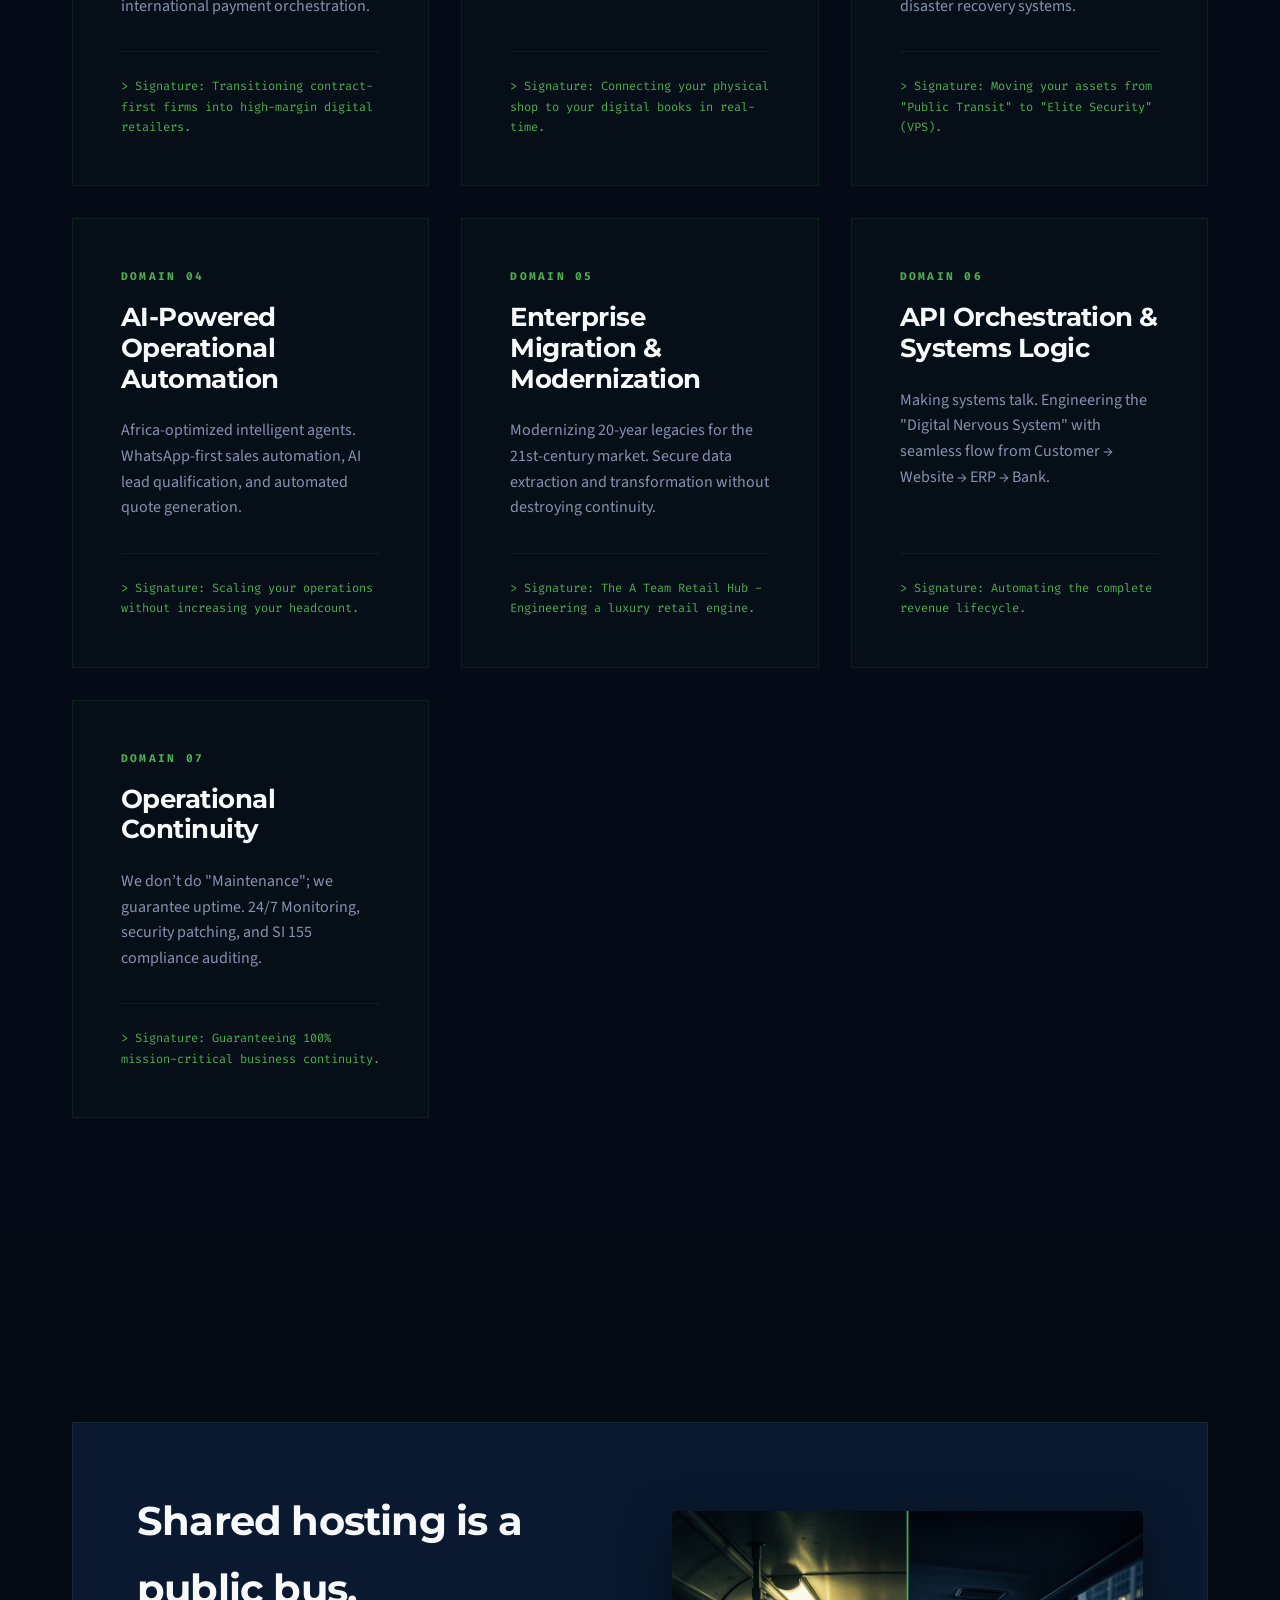
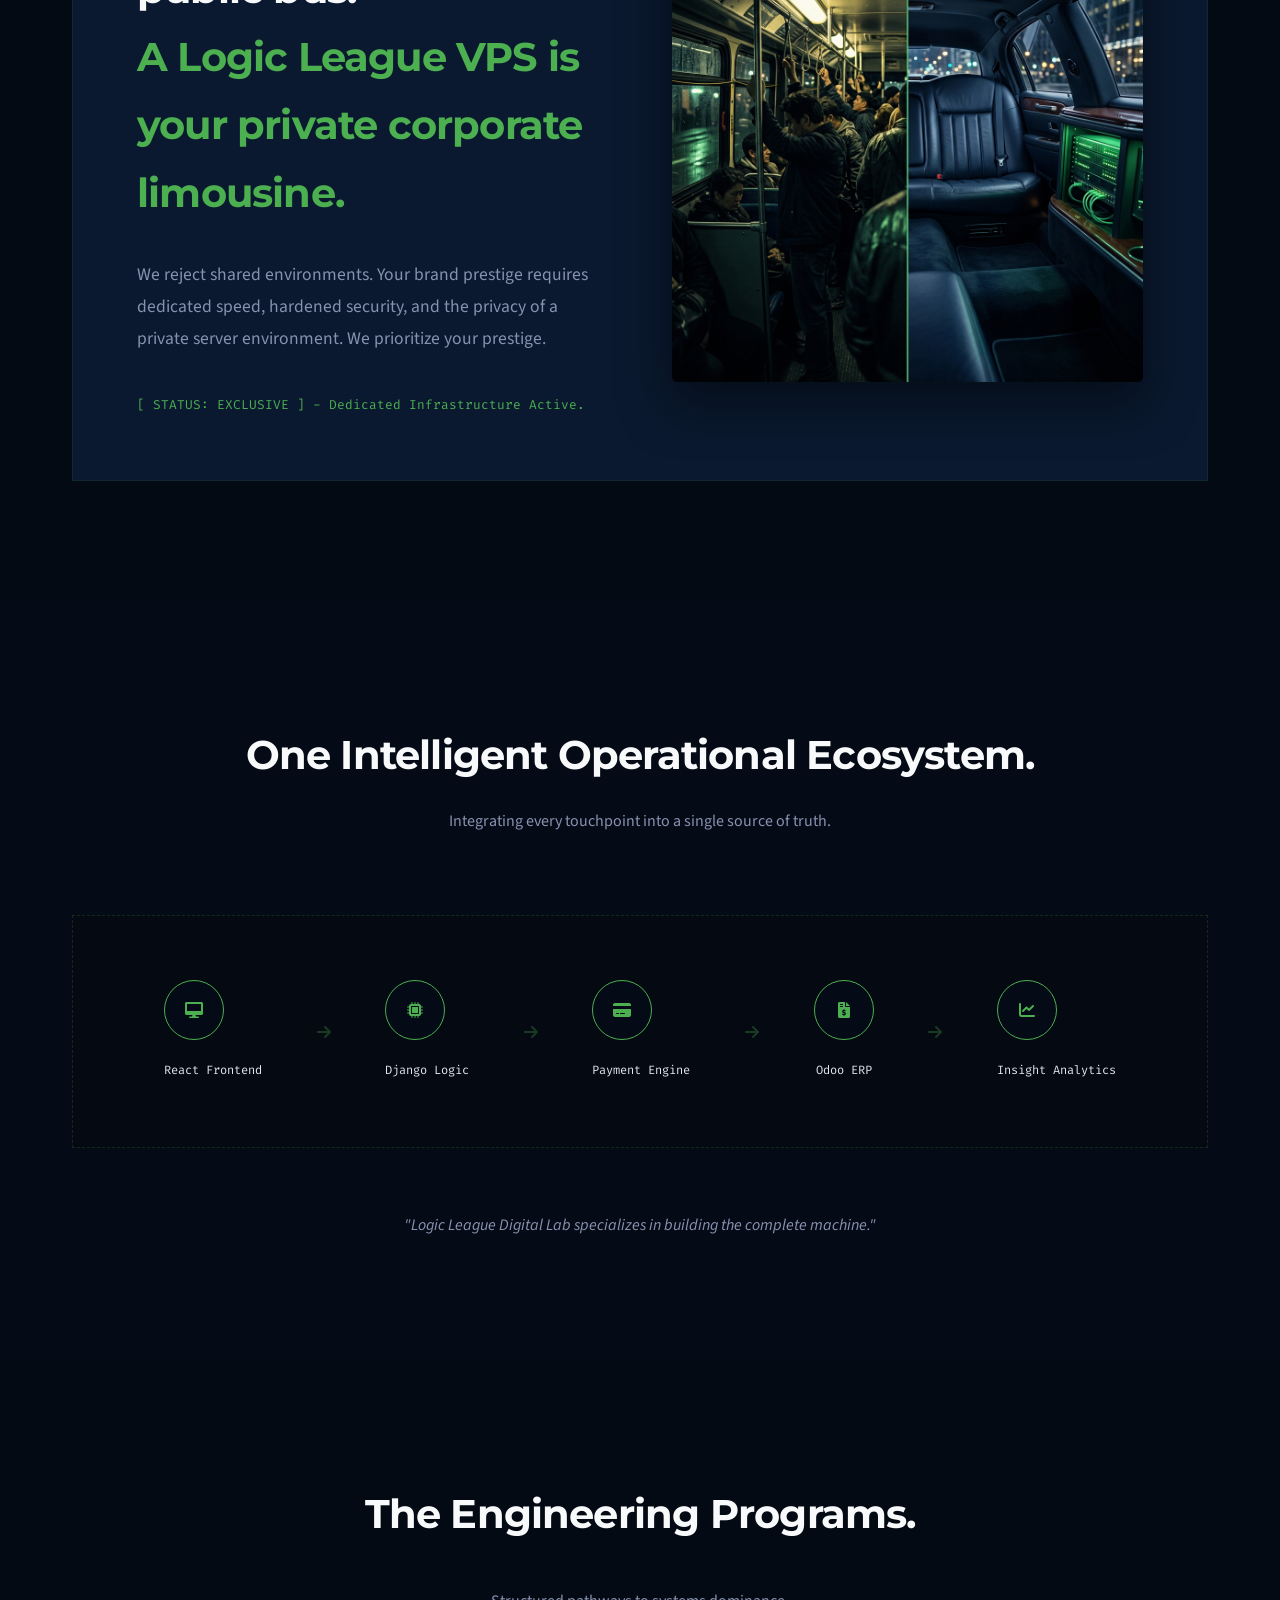
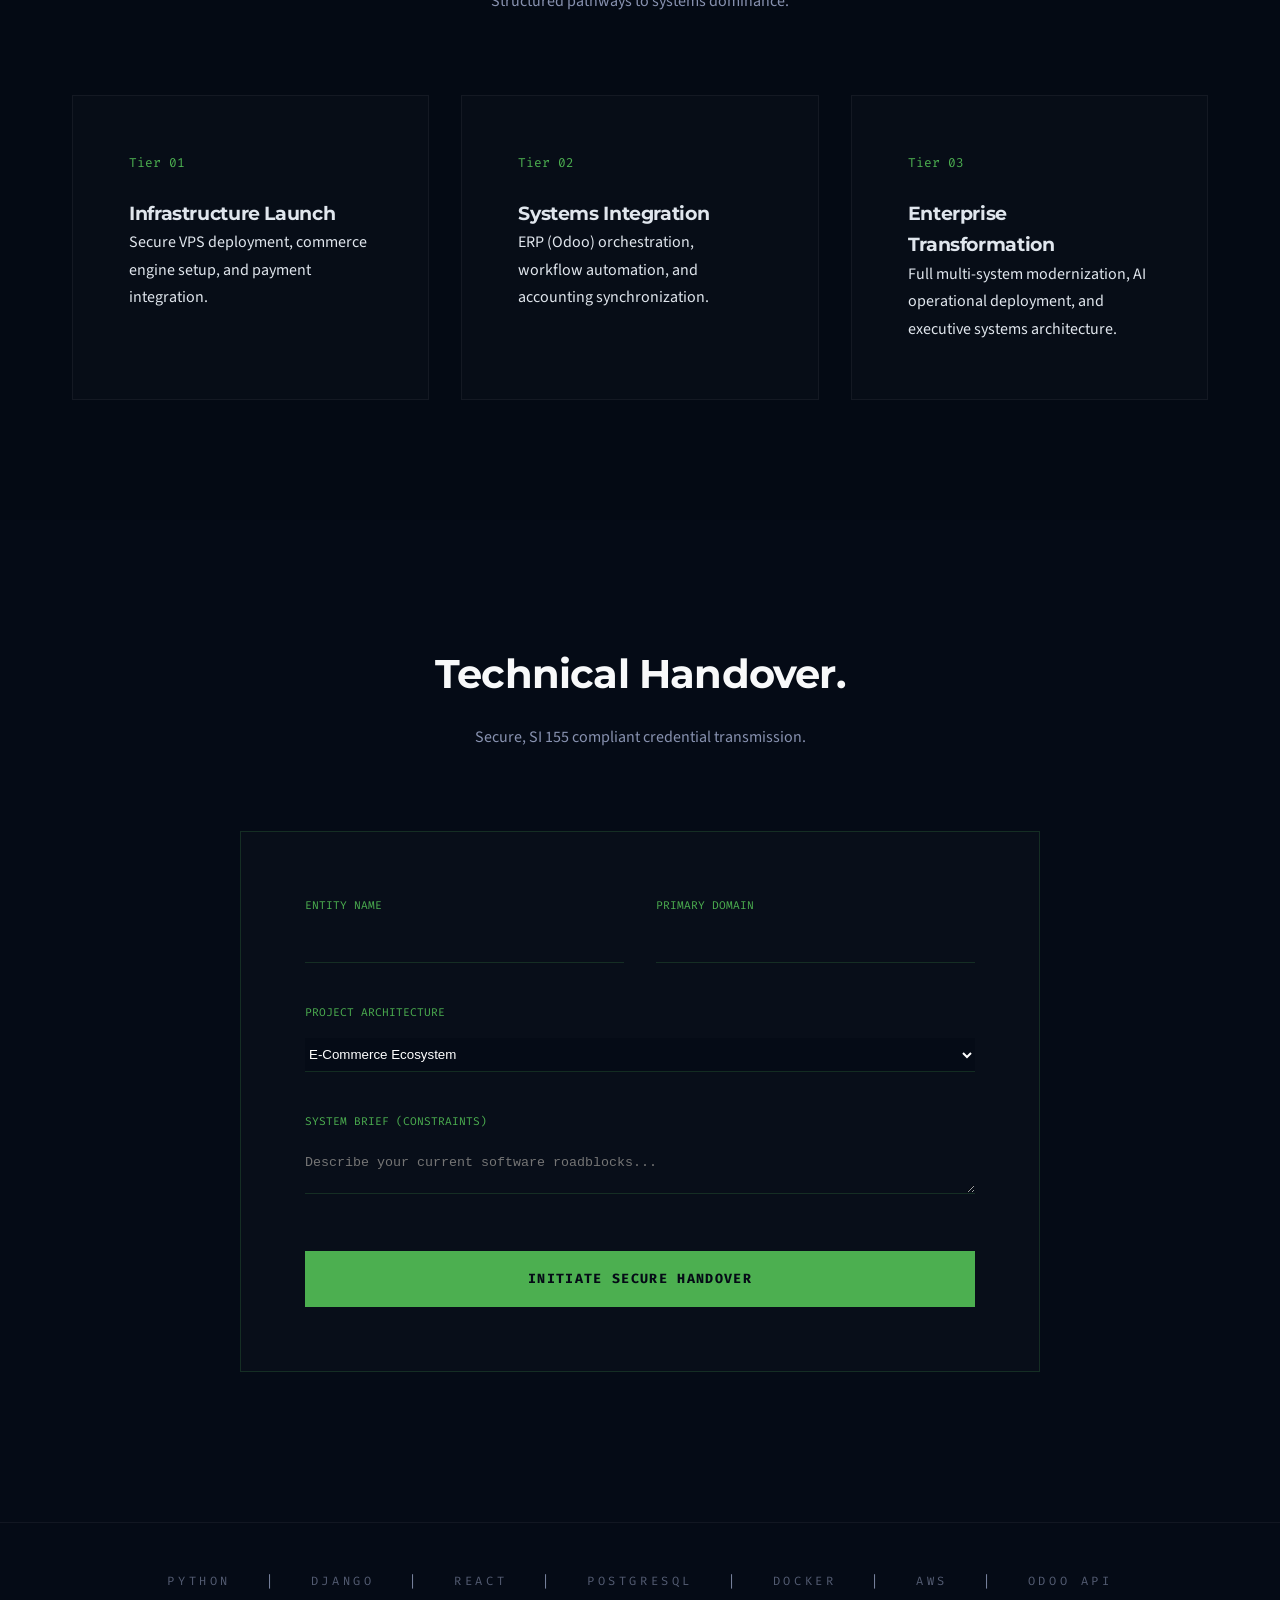
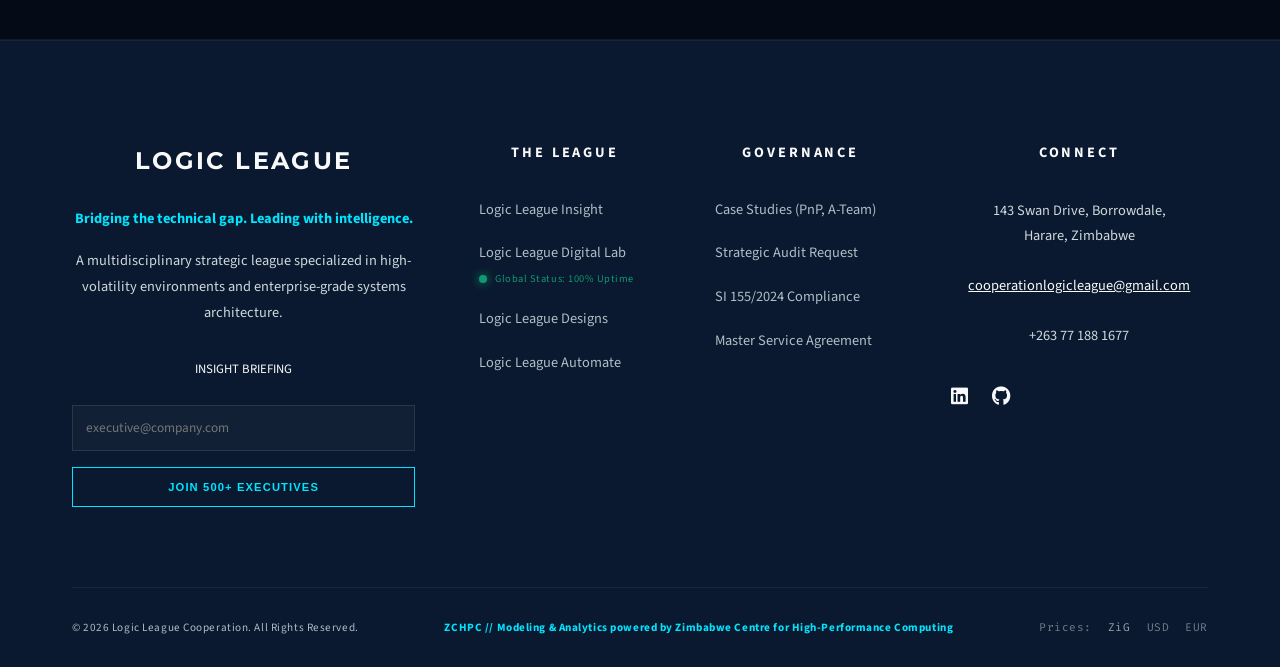
<file: digital-lab.html>
<!DOCTYPE html>
<html lang="en">

<head>
    <meta charset="UTF-8">
    <meta name="viewport" content="width=device-width, initial-scale=1.0, viewport-fit=cover">
    <title>Digital Lab | Logic League Systems Architecture</title>
    <meta name="description" content="Logic League Digital Lab: Architecting Unbreakable Business Infrastructure. Enterprise ERP, E-Commerce, and Cloud Management.">
    <link rel="stylesheet" href="https://cdnjs.cloudflare.com/ajax/libs/font-awesome/6.0.0-beta3/css/all.min.css">
    <link rel="stylesheet" href="style.css">
    <link rel="stylesheet" href="header-footer.css">
    <link rel="stylesheet" href="digital-lab.css">
    <link href="https://fonts.googleapis.com/css2?family=Fira+Code:wght@400;700&display=swap" rel="stylesheet">
</head>

<body>
    <div id="header-placeholder"></div>

    <main>
        <!-- Section 1: The Engineering Standard (Hero) -->
        <section class="lab-hero">
            <div class="container reveal">
                <div class="code-accent" style="top: 10%; left: 5%;">system.init(0.854ms)</div>
                <div class="code-accent" style="top: 15%; right: 10%;">deploy.status = "SUCCESS"</div>
                
                <div style="display: grid; grid-template-columns: 1.2fr 1fr; gap: 4rem; align-items: center;">
                    <div>
                        <h1 style="color: var(--color-white);">Engineering Intelligent <br><span style="color: var(--lab-accent);">Business Infrastructure.</span></h1>
                        <p class="subtitle">We don’t build websites; we architect revenue-generating digital ecosystems. Logic League Digital Lab provides the high-availability systems, ERP orchestration, and operational automation required to scale modern African enterprises.</p>
                        
                        <div class="hero-status-bar">
                            <div class="status-item">
                                <div class="status-dot"></div>
                                <span>Core Engine: OPTIMIZED</span>
                            </div>
                            <div class="status-item">
                                <i class="fas fa-shield-alt"></i>
                                <span>Security: SI 155 COMPLIANT</span>
                            </div>
                        </div>

                        <div style="margin-top: 4rem;">
                            <a href="#handover" class="btn-lab">Initiate System Handover</a>
                        </div>
                    </div>
                    <div class="reveal">
                        <img src="digital_lab_hero.png" alt="Architectural Schematic" style="width: 100%; border-radius: 10px; box-shadow: 0 0 50px var(--lab-accent-glow);">
                    </div>
                </div>
            </div>
        </section>

        <!-- Section 2: The 7 Pillars of Power (Systems Domains) -->
        <section id="capabilities">
            <div class="container reveal">
                <div style="text-align: center; margin-bottom: 5rem;">
                    <h2 style="font-size: 2.5rem; color: var(--color-white); margin-bottom: 1.2rem;">The 7 Pillars of Power.</h2>
                    <p style="color: var(--lab-text-dim); max-width: 700px; margin: 0 auto;">Architecting every touchpoint of your business into a single, automated source of truth.</p>
                </div>

                <div class="lab-grid-7">
                    <!-- Domain 1 -->
                    <div class="lab-card">
                        <div>
                            <h4>Domain 01</h4>
                            <h3>Enterprise Commerce Ecosystems</h3>
                            <p>Moving beyond storefronts to headless commerce infrastructure, inventory synchronization, and international payment orchestration.</p>
                        </div>
                        <div class="signature-outcome">> Signature: Transitioning contract-first firms into high-margin digital retailers.</div>
                    </div>

                    <!-- Domain 2 -->
                    <div class="lab-card">
                        <div>
                            <h4>Domain 02</h4>
                            <h3>ERP & Operational Engineering</h3>
                            <p>Solving operational fragmentation through custom Odoo deployment, POS-to-Accounting synchronization, and automated procurement.</p>
                        </div>
                        <div class="signature-outcome">> Signature: Connecting your physical shop to your digital books in real-time.</div>
                    </div>

                    <!-- Domain 3 -->
                    <div class="lab-card">
                        <div>
                            <h4>Domain 03</h4>
                            <h3>High-Availability Cloud Infrastructure</h3>
                            <p>The "Private Limousine" server strategy. AWS/DigitalOcean architecture, server hardening, and disaster recovery systems.</p>
                        </div>
                        <div class="signature-outcome">> Signature: Moving your assets from "Public Transit" to "Elite Security" (VPS).</div>
                    </div>

                    <!-- Domain 4 -->
                    <div class="lab-card">
                        <div>
                            <h4>Domain 04</h4>
                            <h3>AI-Powered Operational Automation</h3>
                            <p>Africa-optimized intelligent agents. WhatsApp-first sales automation, AI lead qualification, and automated quote generation.</p>
                        </div>
                        <div class="signature-outcome">> Signature: Scaling your operations without increasing your headcount.</div>
                    </div>

                    <!-- Domain 5 -->
                    <div class="lab-card">
                        <div>
                            <h4>Domain 05</h4>
                            <h3>Enterprise Migration & Modernization</h3>
                            <p>Modernizing 20-year legacies for the 21st-century market. Secure data extraction and transformation without destroying continuity.</p>
                        </div>
                        <div class="signature-outcome">> Signature: The A Team Retail Hub - Engineering a luxury retail engine.</div>
                    </div>

                    <!-- Domain 6 -->
                    <div class="lab-card">
                        <div>
                            <h4>Domain 06</h4>
                            <h3>API Orchestration & Systems Logic</h3>
                            <p>Making systems talk. Engineering the "Digital Nervous System" with seamless flow from Customer → Website → ERP → Bank.</p>
                        </div>
                        <div class="signature-outcome">> Signature: Automating the complete revenue lifecycle.</div>
                    </div>

                    <!-- Domain 7 -->
                    <div class="lab-card">
                        <div>
                            <h4>Domain 07</h4>
                            <h3>Operational Continuity</h3>
                            <p>We don’t do "Maintenance"; we guarantee uptime. 24/7 Monitoring, security patching, and SI 155 compliance auditing.</p>
                        </div>
                        <div class="signature-outcome">> Signature: Guaranteeing 100% mission-critical business continuity.</div>
                    </div>
                </div>

            </div>
        </section>

        <!-- Section 3: The "Private Limousine" Pitch -->
        <section style="background: rgba(0,0,0,0.1);">
            <div class="container reveal">
                <div class="limo-split">
                    <div>
                        <h2 style="font-size: 2.5rem; color: var(--color-white); margin-bottom: 2rem;">Shared hosting is a public bus. <br><span style="color: var(--lab-accent);">A Logic League VPS is your private corporate limousine.</span></h2>
                        <p style="color: var(--lab-text-dim); font-size: 1.1rem; line-height: 1.8; margin-bottom: 2.5rem;">
                            We reject shared environments. Your brand prestige requires dedicated speed, hardened security, and the privacy of a private server environment. We prioritize your prestige.
                        </p>
                        <div style="font-family: var(--font-mono); color: var(--lab-accent); font-size: 0.8rem;">
                            [ STATUS: EXCLUSIVE ] - Dedicated Infrastructure Active.
                        </div>
                    </div>
                    <div>
                        <img src="vps_limousine.png" alt="Private Limousine VPS" class="limo-image">
                    </div>
                </div>
            </div>
        </section>

        <!-- Section 4: Signature Capability: The Integrated Machine -->
        <section>
            <div class="container reveal">
                <div style="text-align: center; margin-bottom: 5rem;">
                    <h2 style="font-size: 2.5rem; color: var(--color-white); margin-bottom: 1.2rem;">One Intelligent Operational Ecosystem.</h2>
                    <p style="color: var(--lab-text-dim);">Integrating every touchpoint into a single source of truth.</p>
                </div>

                <div class="flow-container">
                    <div class="flow-step">
                        <div class="icon-circle"><i class="fas fa-desktop"></i></div>
                        <span>React Frontend</span>
                    </div>
                    <i class="fas fa-arrow-right" style="color: var(--lab-accent); opacity: 0.3;"></i>
                    <div class="flow-step">
                        <div class="icon-circle"><i class="fas fa-microchip"></i></div>
                        <span>Django Logic</span>
                    </div>
                    <i class="fas fa-arrow-right" style="color: var(--lab-accent); opacity: 0.3;"></i>
                    <div class="flow-step">
                        <div class="icon-circle"><i class="fas fa-credit-card"></i></div>
                        <span>Payment Engine</span>
                    </div>
                    <i class="fas fa-arrow-right" style="color: var(--lab-accent); opacity: 0.3;"></i>
                    <div class="flow-step">
                        <div class="icon-circle"><i class="fas fa-file-invoice-dollar"></i></div>
                        <span>Odoo ERP</span>
                    </div>
                    <i class="fas fa-arrow-right" style="color: var(--lab-accent); opacity: 0.3;"></i>
                    <div class="flow-step">
                        <div class="icon-circle"><i class="fas fa-chart-line"></i></div>
                        <span>Insight Analytics</span>
                    </div>
                </div>
                
                <div style="text-align: center; margin-top: 4rem; color: var(--lab-text-dim); font-style: italic;">
                    "Logic League Digital Lab specializes in building the complete machine."
                </div>
            </div>
        </section>

        <!-- Section 5: The Engineering Programs (Tiers) -->
        <section style="background: rgba(0,0,0,0.1);">
            <div class="container reveal">
                <div style="text-align: center; margin-bottom: 5rem;">
                    <h2 style="font-size: 2.5rem; color: var(--color-white);">The Engineering Programs.</h2>
                    <p style="color: var(--lab-text-dim);">Structured pathways to systems dominance.</p>
                </div>

                <div class="tier-grid">
                    <div class="tier-card">
                        <span class="tier-no">Tier 01</span>
                        <h3>Infrastructure Launch</h3>
                        <p>Secure VPS deployment, commerce engine setup, and payment integration.</p>
                    </div>
                    <div class="tier-card">
                        <span class="tier-no">Tier 02</span>
                        <h3>Systems Integration</h3>
                        <p>ERP (Odoo) orchestration, workflow automation, and accounting synchronization.</p>
                    </div>
                    <div class="tier-card">
                        <span class="tier-no">Tier 03</span>
                        <h3>Enterprise Transformation</h3>
                        <p>Full multi-system modernization, AI operational deployment, and executive systems architecture.</p>
                    </div>
                </div>
            </div>
        </section>

        <!-- Section 6: Technical Handover (SI 155 Form) -->
        <section id="handover" style="padding-bottom: 150px;">
            <div class="container reveal">
                <div style="text-align: center; margin-bottom: 5rem;">
                    <h2 style="font-size: 2.5rem; color: var(--color-white); margin-bottom: 1rem;">Technical Handover.</h2>
                    <p style="color: var(--lab-text-dim);">Secure, SI 155 compliant credential transmission.</p>
                </div>

                <div style="max-width: 800px; margin: 0 auto; background: rgba(255,255,255,0.01); border: 1px solid var(--lab-border); padding: 4rem;">
                    <form id="handoverForm" action="https://formspree.io/f/mjglllyo" method="POST">
                        <div style="display: grid; grid-template-columns: 1fr 1fr; gap: 2rem; margin-bottom: 2.5rem;">
                            <div class="audit-field">
                                <label style="color: var(--lab-accent); font-family: var(--font-mono); font-size: 0.7rem; display: block; margin-bottom: 1rem;">ENTITY NAME</label>
                                <input type="text" name="entity_name" style="width: 100%; background: transparent; border: none; border-bottom: 1px solid var(--lab-border); color: white; padding: 0.5rem 0;" required>
                            </div>
                            <div class="audit-field">
                                <label style="color: var(--lab-accent); font-family: var(--font-mono); font-size: 0.7rem; display: block; margin-bottom: 1rem;">PRIMARY DOMAIN</label>
                                <input type="text" name="domain" style="width: 100%; background: transparent; border: none; border-bottom: 1px solid var(--lab-border); color: white; padding: 0.5rem 0;" required>
                            </div>
                        </div>

                        <div class="audit-field" style="margin-bottom: 2.5rem;">
                            <label style="color: var(--lab-accent); font-family: var(--font-mono); font-size: 0.7rem; display: block; margin-bottom: 1rem;">PROJECT ARCHITECTURE</label>
                            <select name="architecture" style="width: 100%; background: #050b16; border: none; border-bottom: 1px solid var(--lab-border); color: white; padding: 0.5rem 0;" required>
                                <option value="ecommerce">E-Commerce Ecosystem</option>
                                <option value="erp">Odoo ERP Integration</option>
                                <option value="migration">Legacy Data Migration</option>
                                <option value="cloud">Custom Cloud Infrastructure</option>
                            </select>
                        </div>

                        <div class="audit-field" style="margin-bottom: 3rem;">
                            <label style="color: var(--lab-accent); font-family: var(--font-mono); font-size: 0.7rem; display: block; margin-bottom: 1rem;">SYSTEM BRIEF (CONSTRAINTS)</label>
                            <textarea name="brief" rows="2" style="width: 100%; background: transparent; border: none; border-bottom: 1px solid var(--lab-border); color: white; padding: 0.5rem 0;" placeholder="Describe your current software roadblocks..."></textarea>
                        </div>

                        <button type="submit" class="btn-lab" style="width: 100%;">Initiate Secure Handover</button>
                    </form>
                </div>
            </div>
        </section>

        <!-- Tech Stack Ribbon -->
        <div class="tech-ribbon">
            <span>Python</span> | <span>Django</span> | <span>React</span> | <span>PostgreSQL</span> | <span>Docker</span> | <span>AWS</span> | <span>Odoo API</span>
        </div>
    </main>

    <div id="footer-placeholder"></div>

    <script src="app.js"></script>

</body>

</html>
</file>
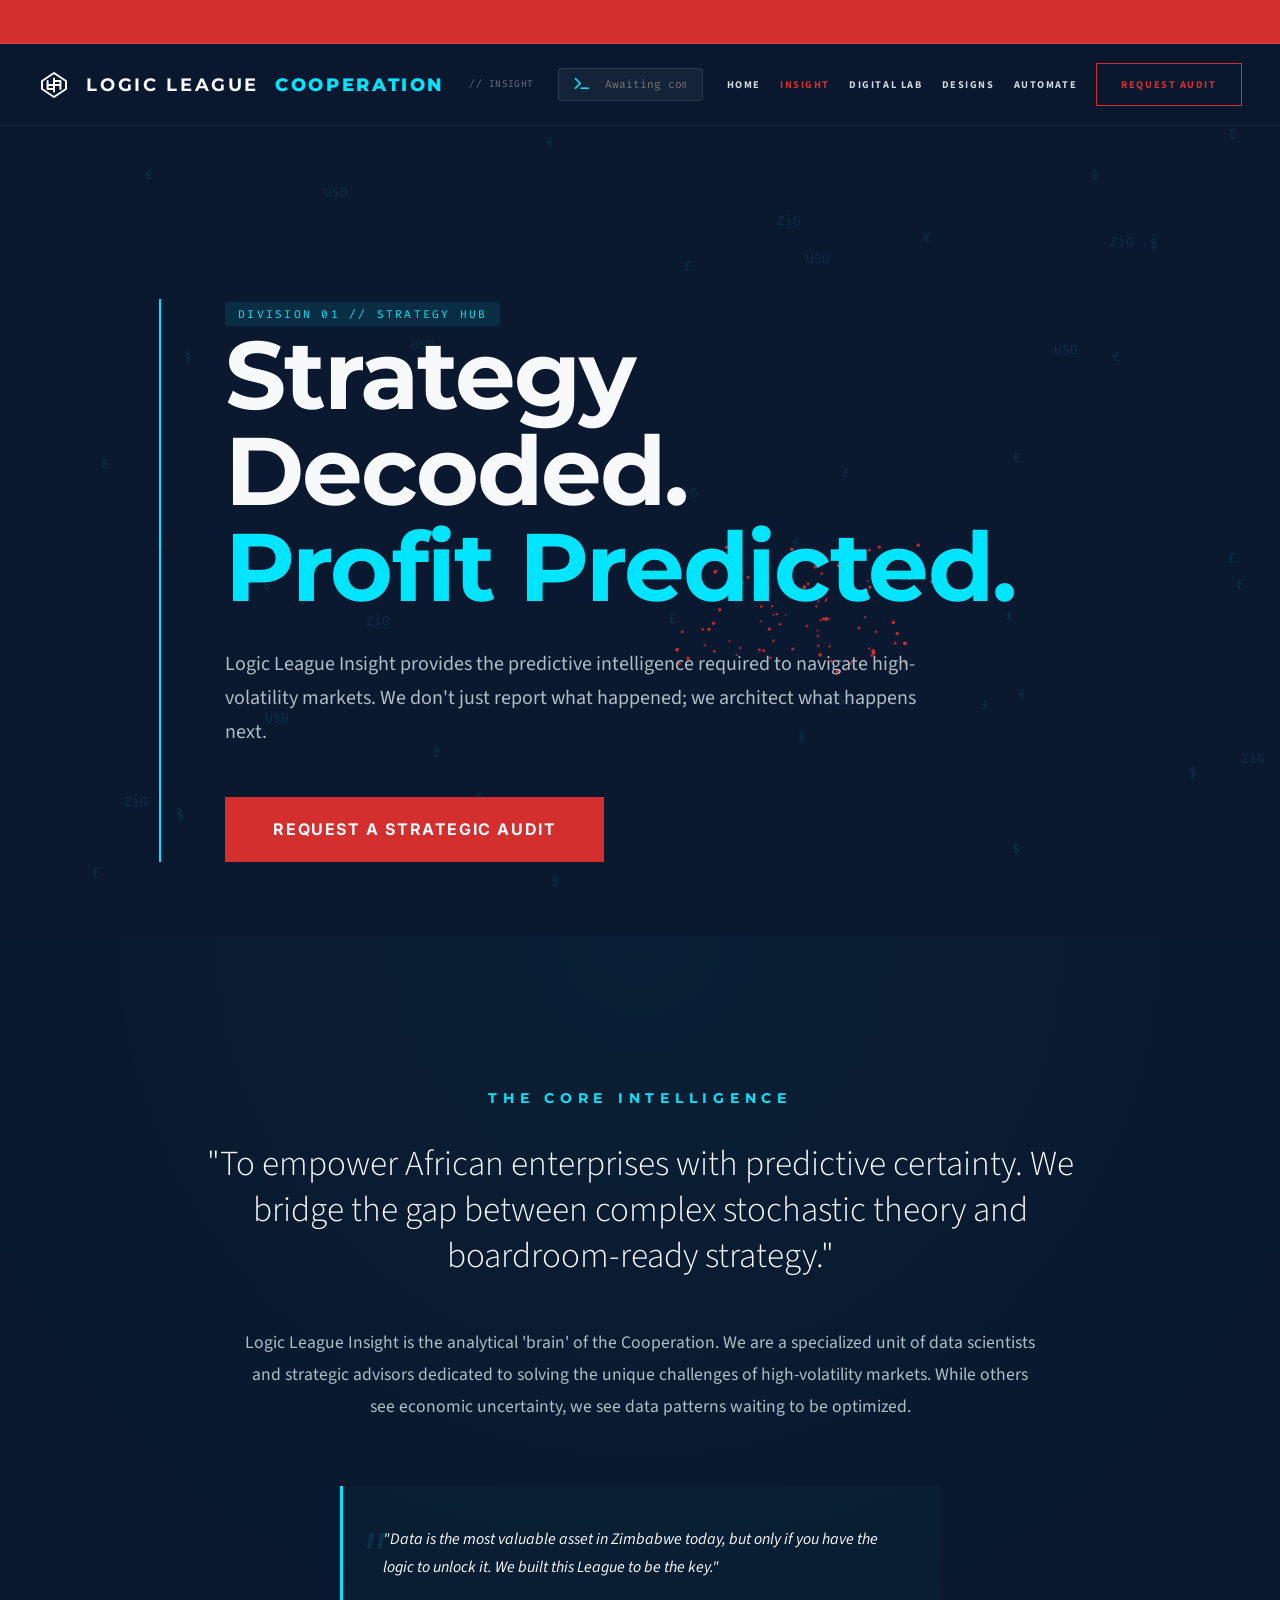
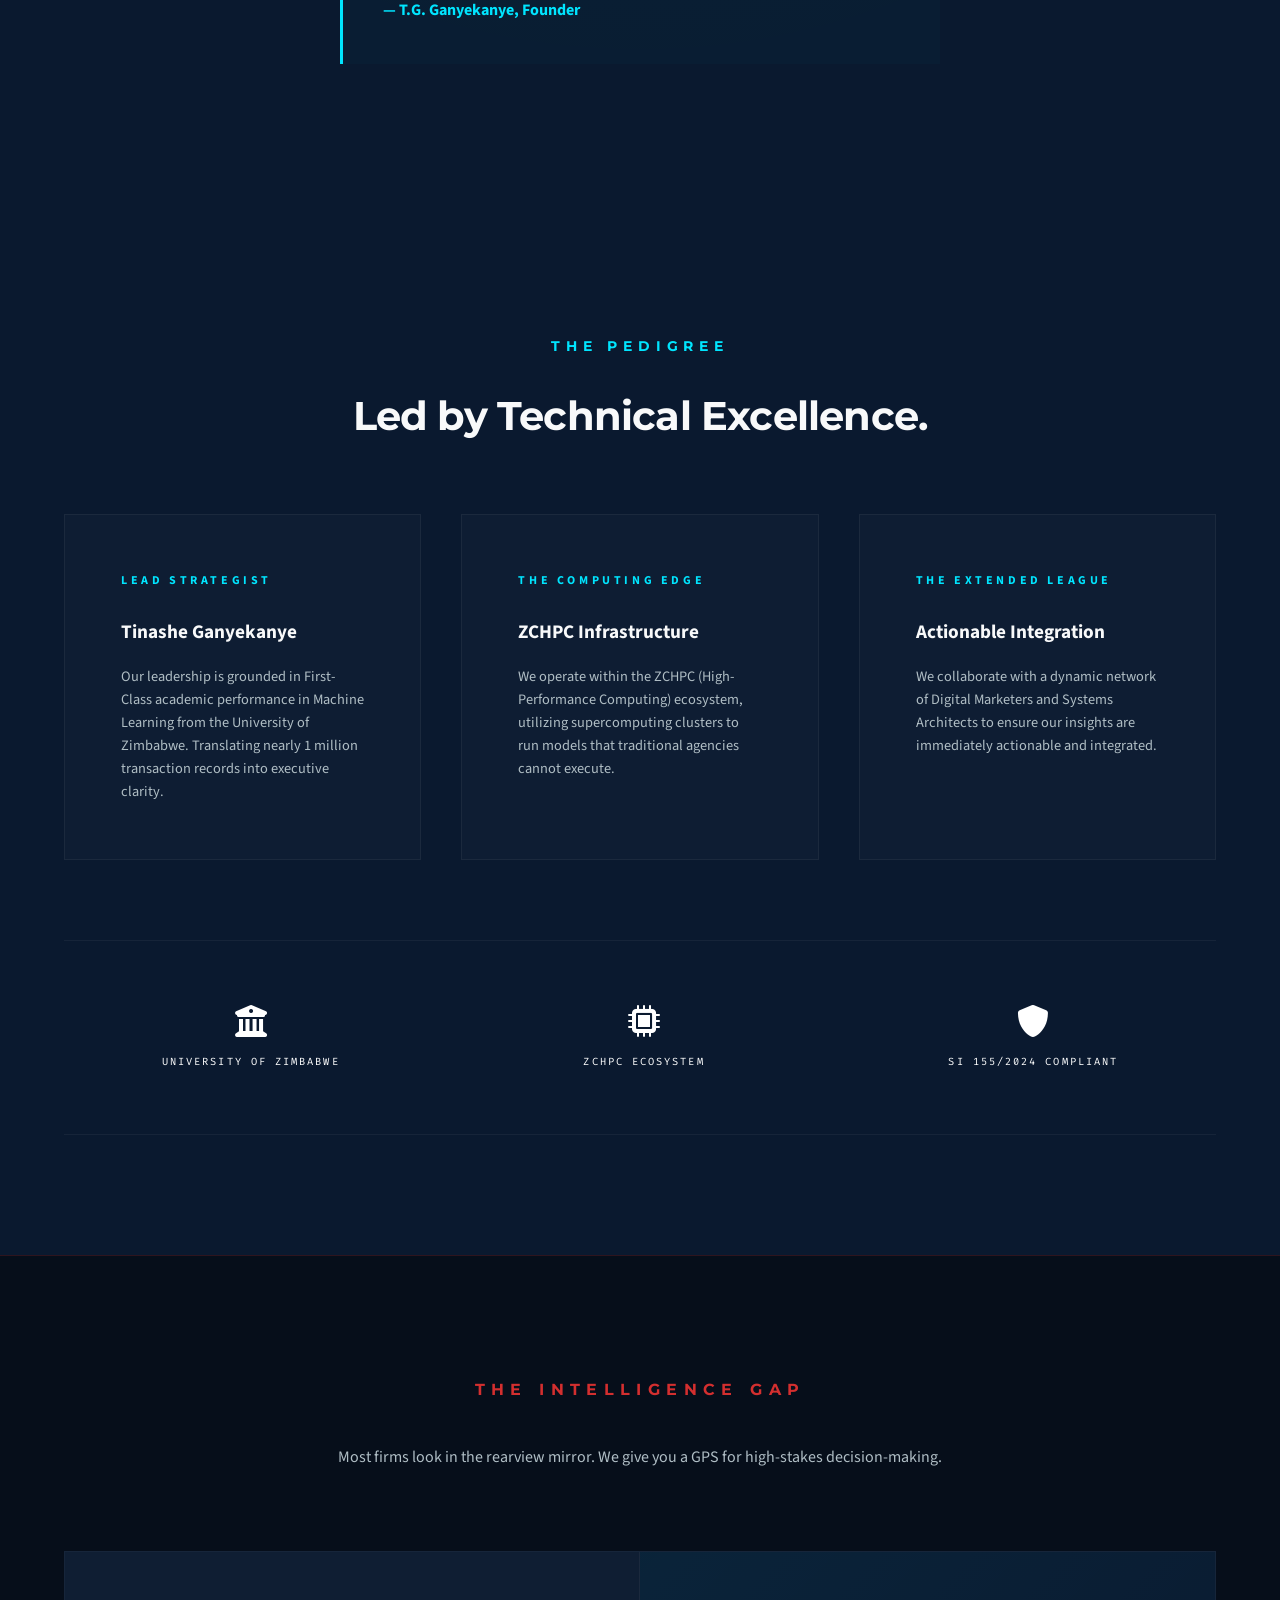
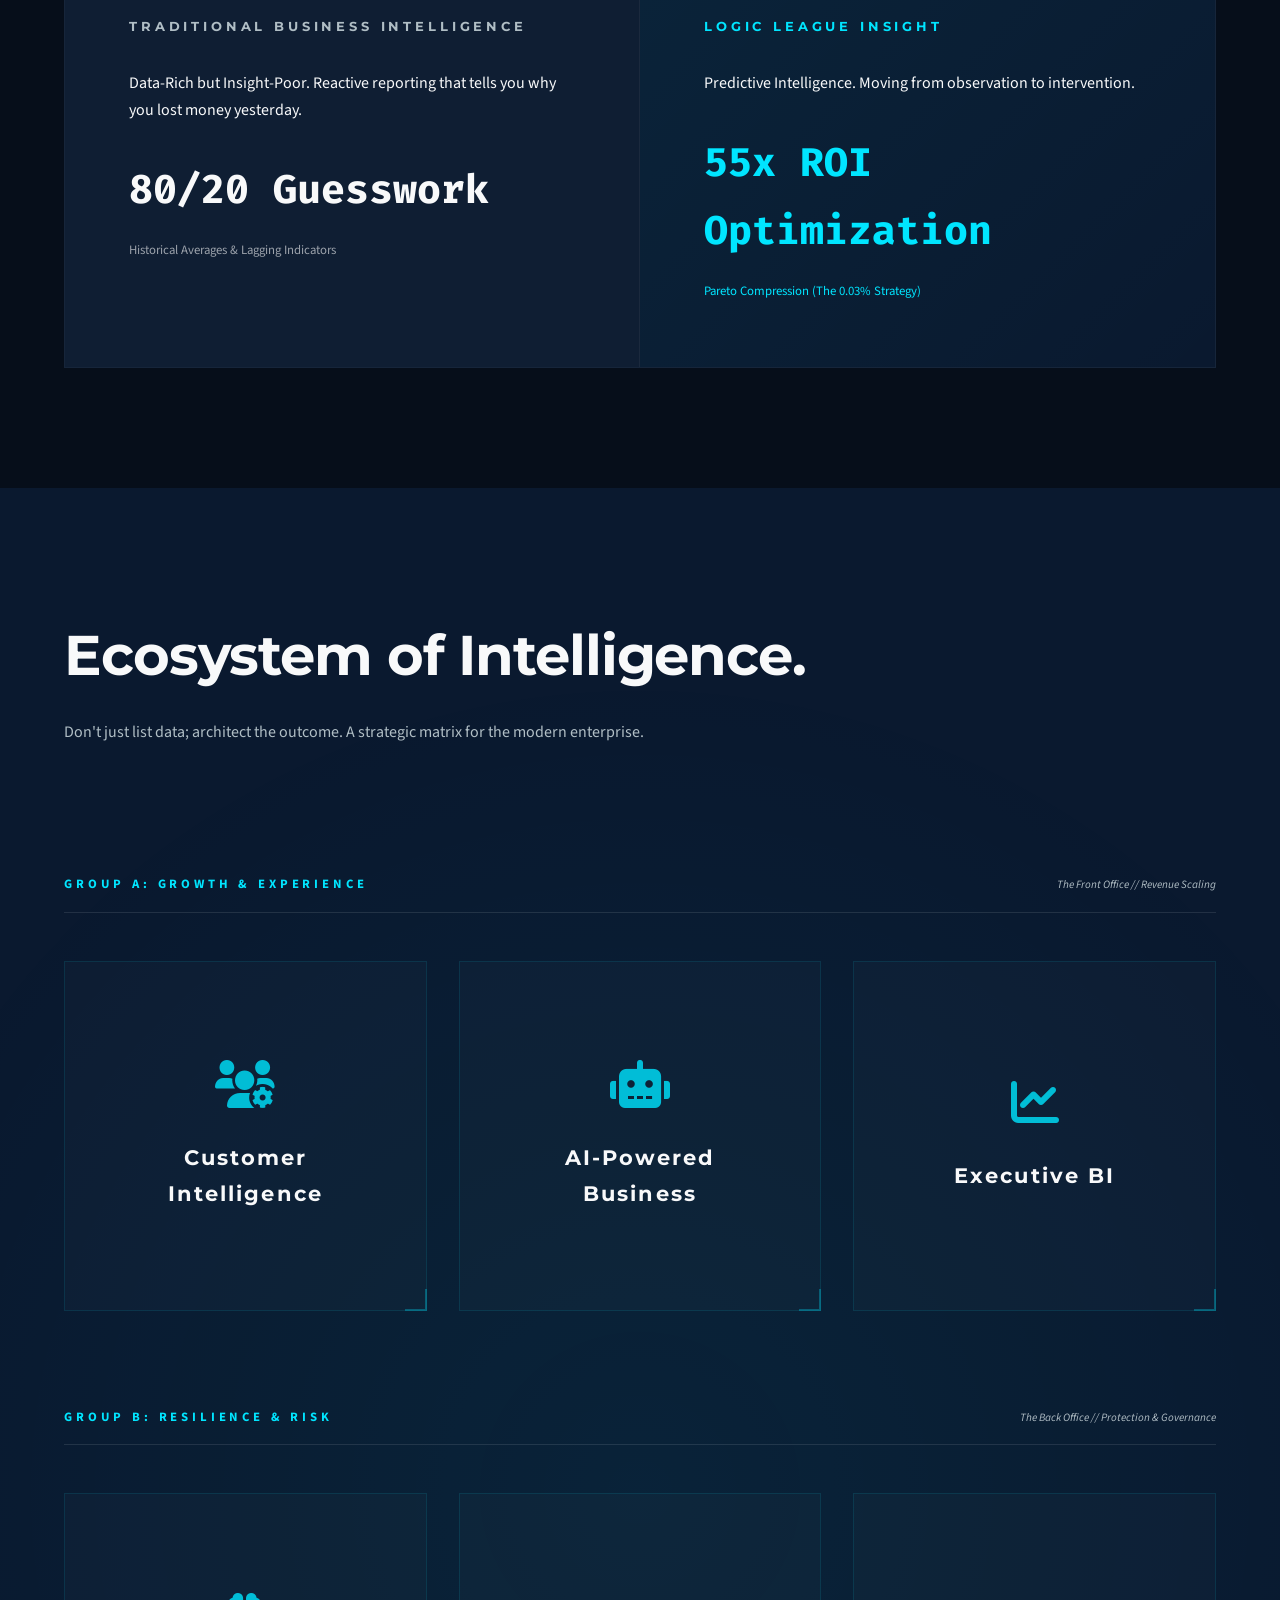
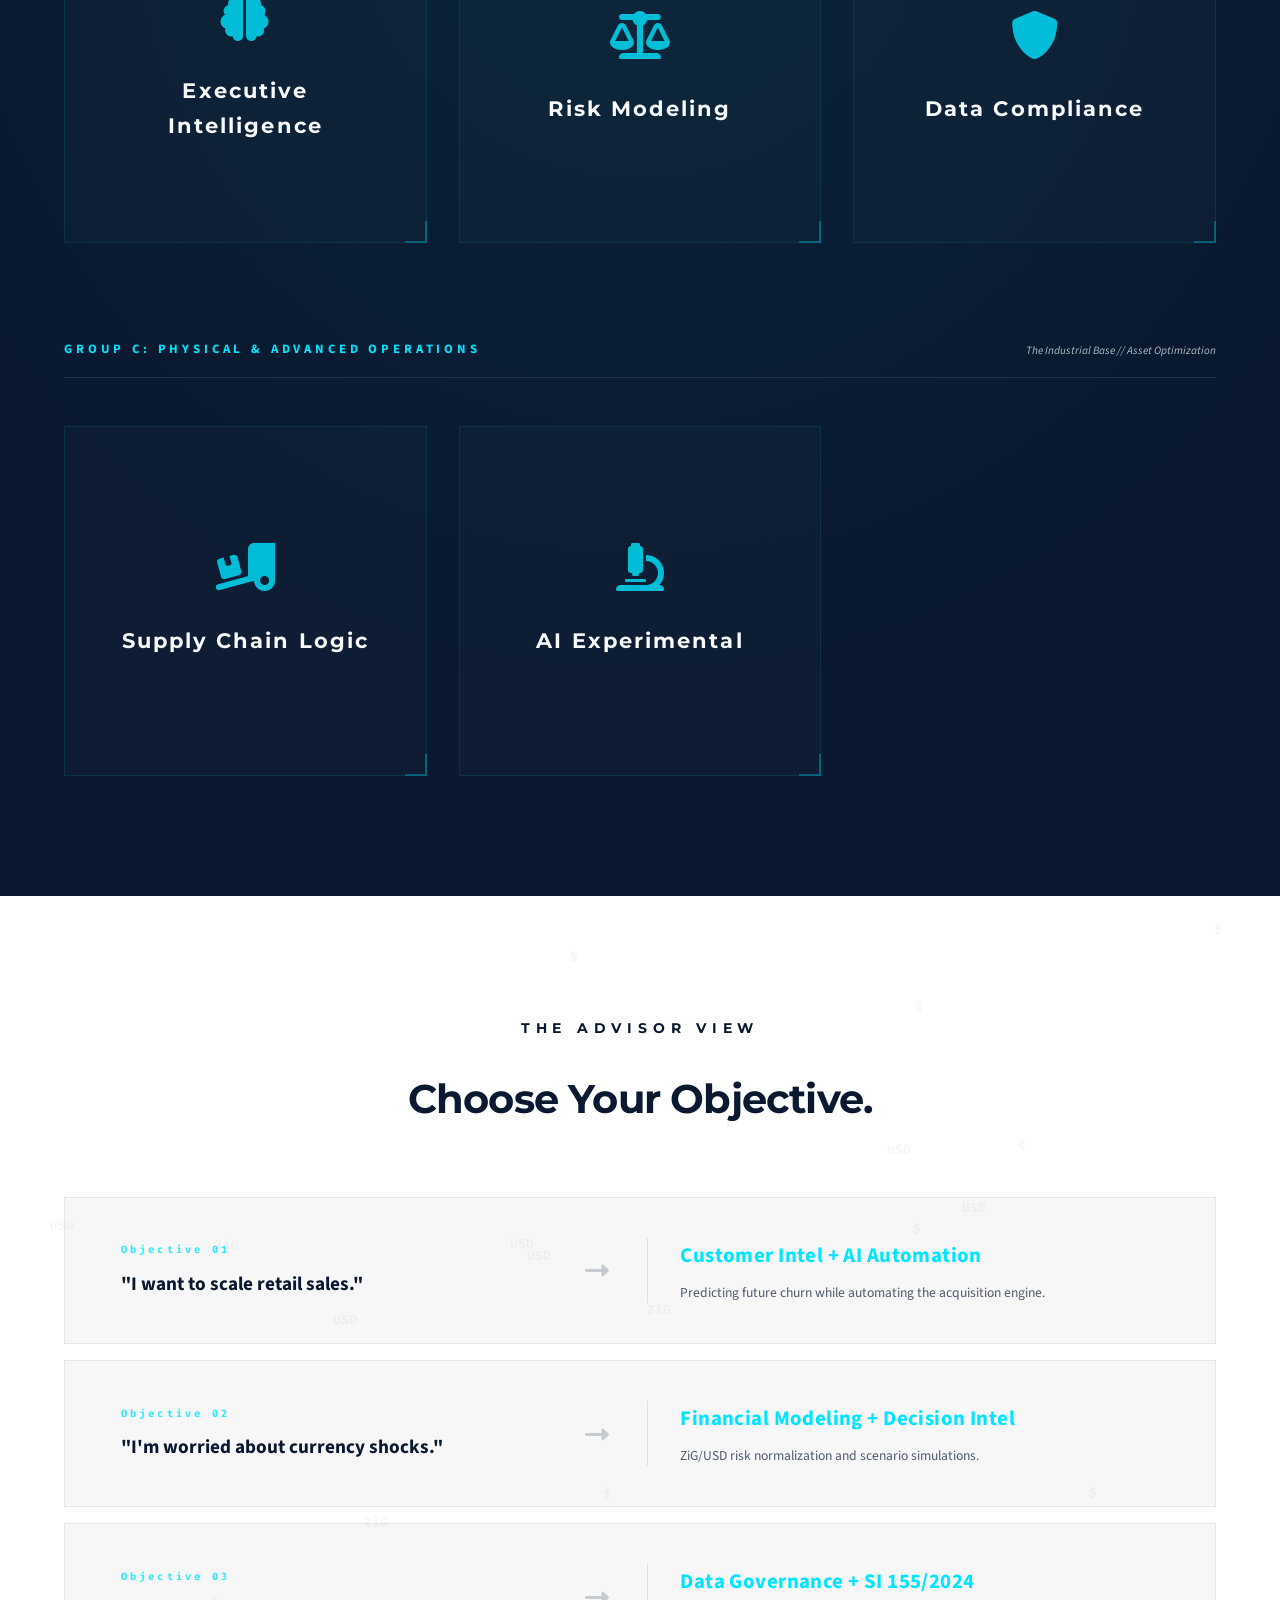
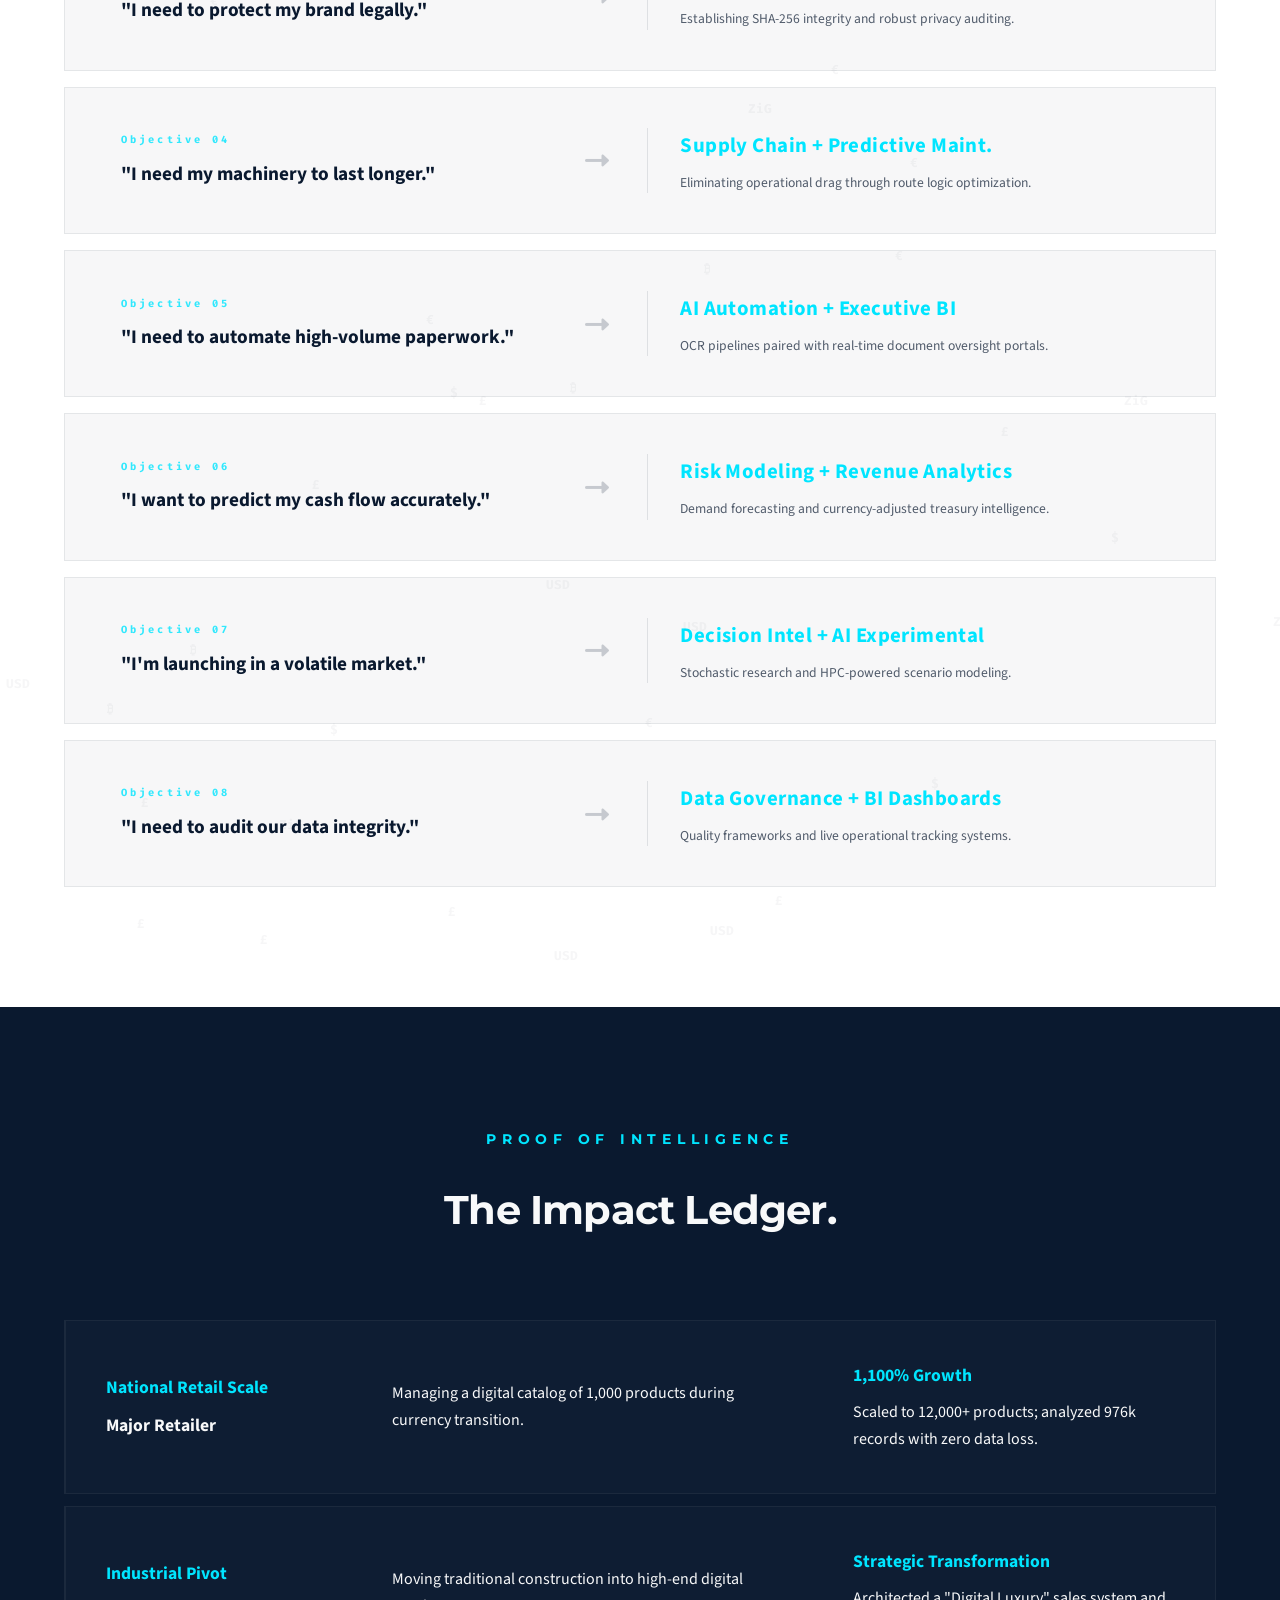
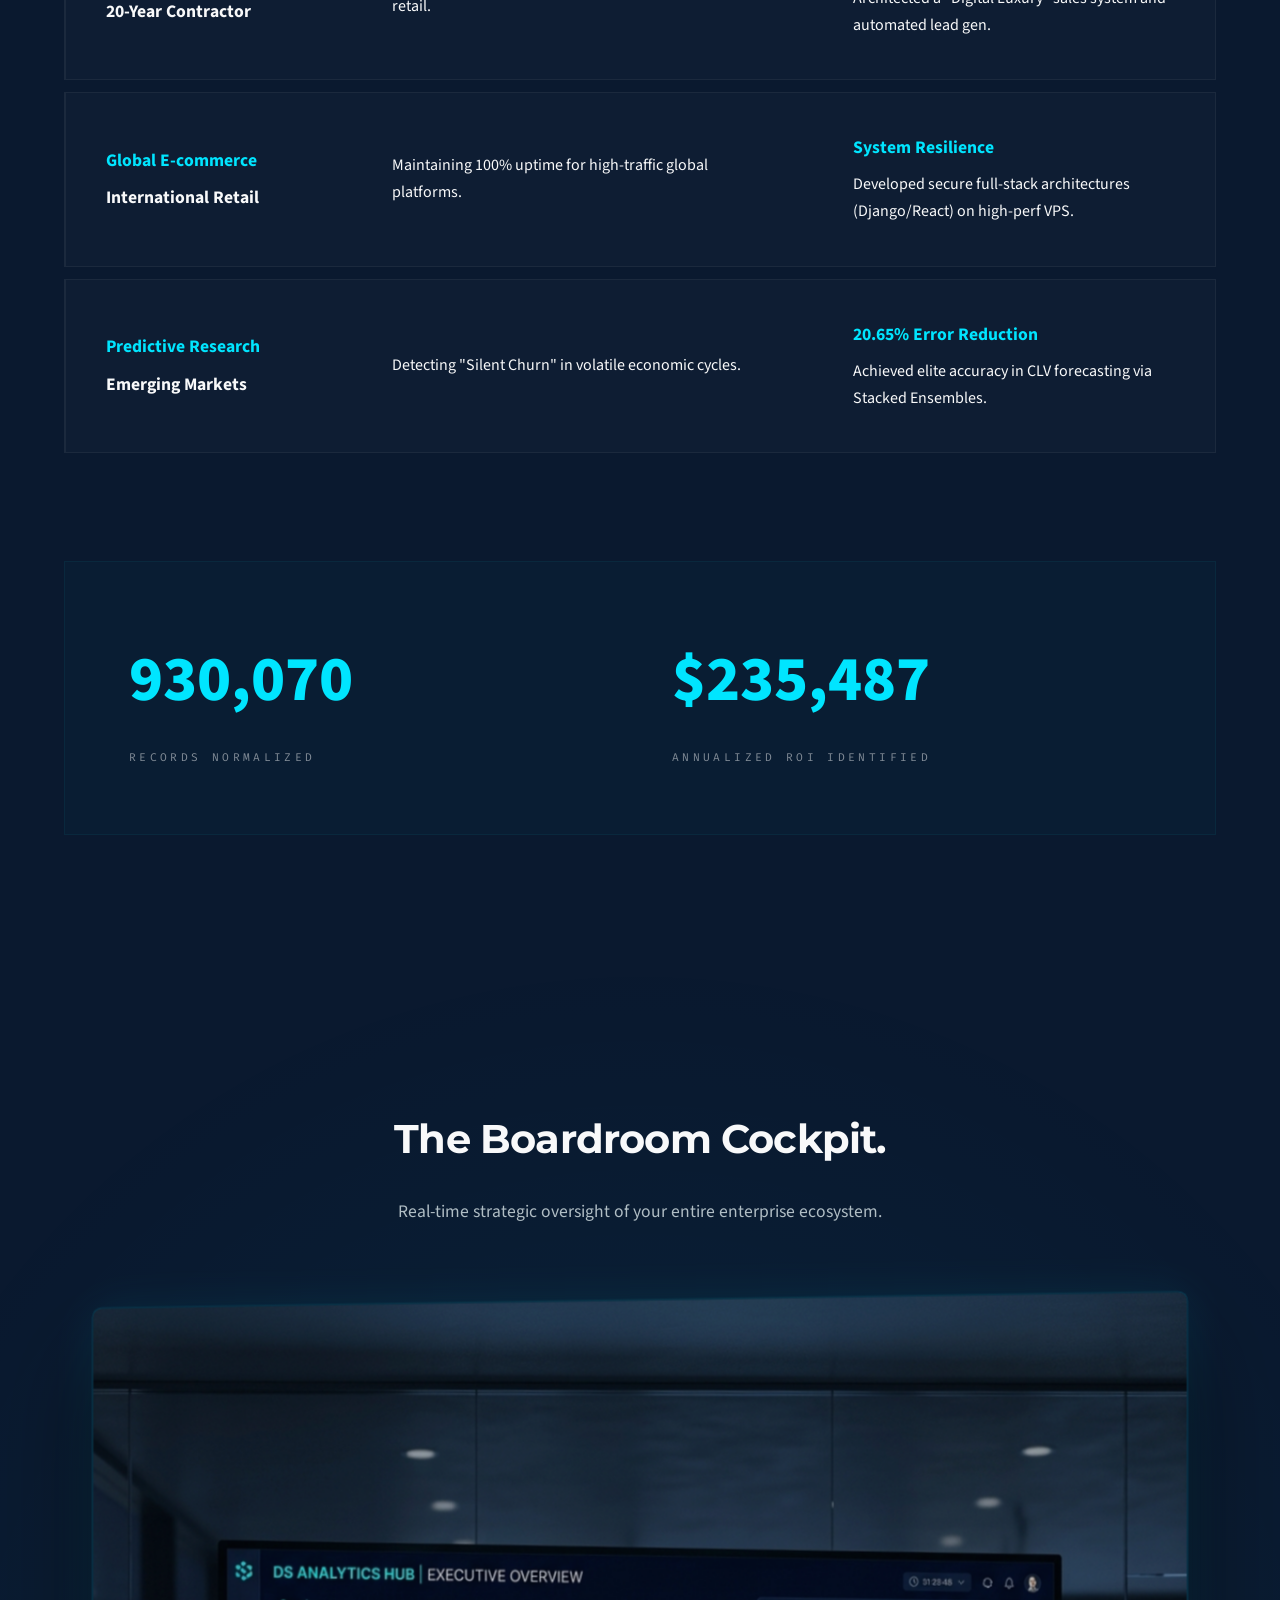
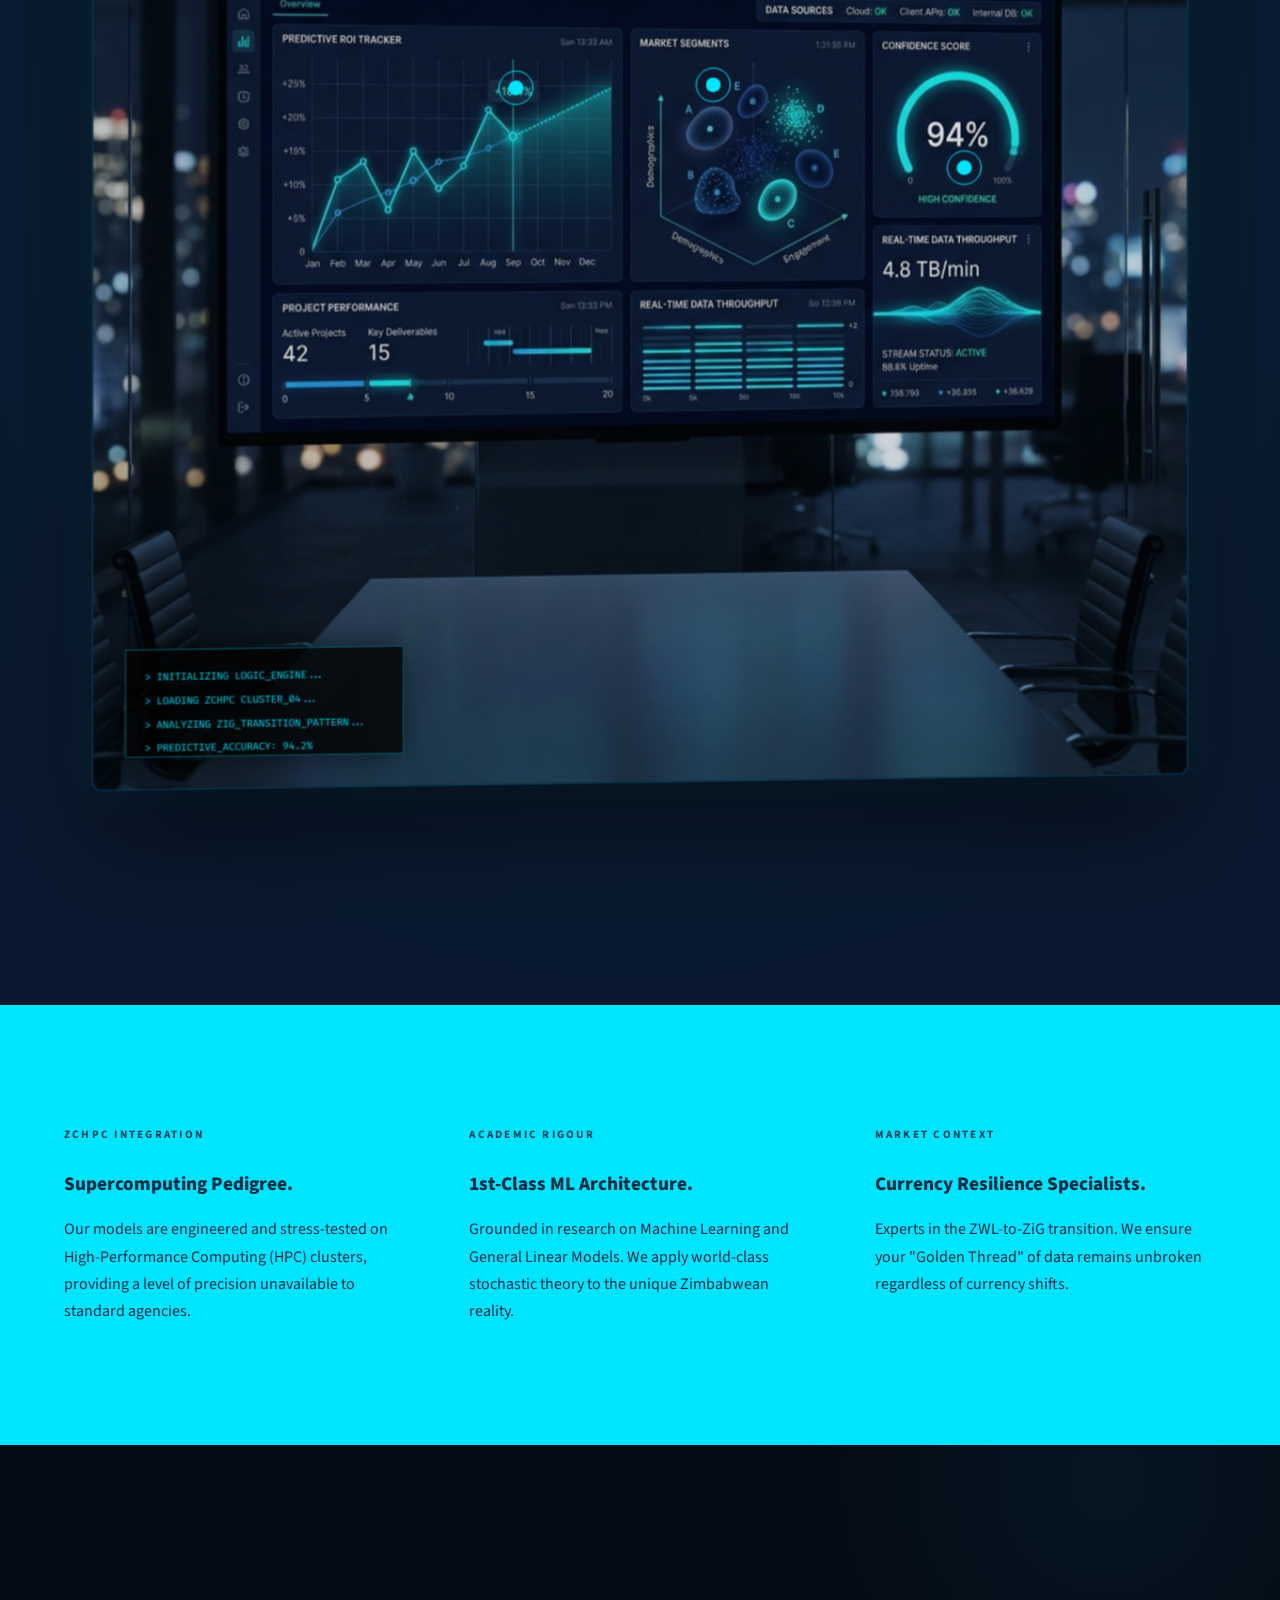
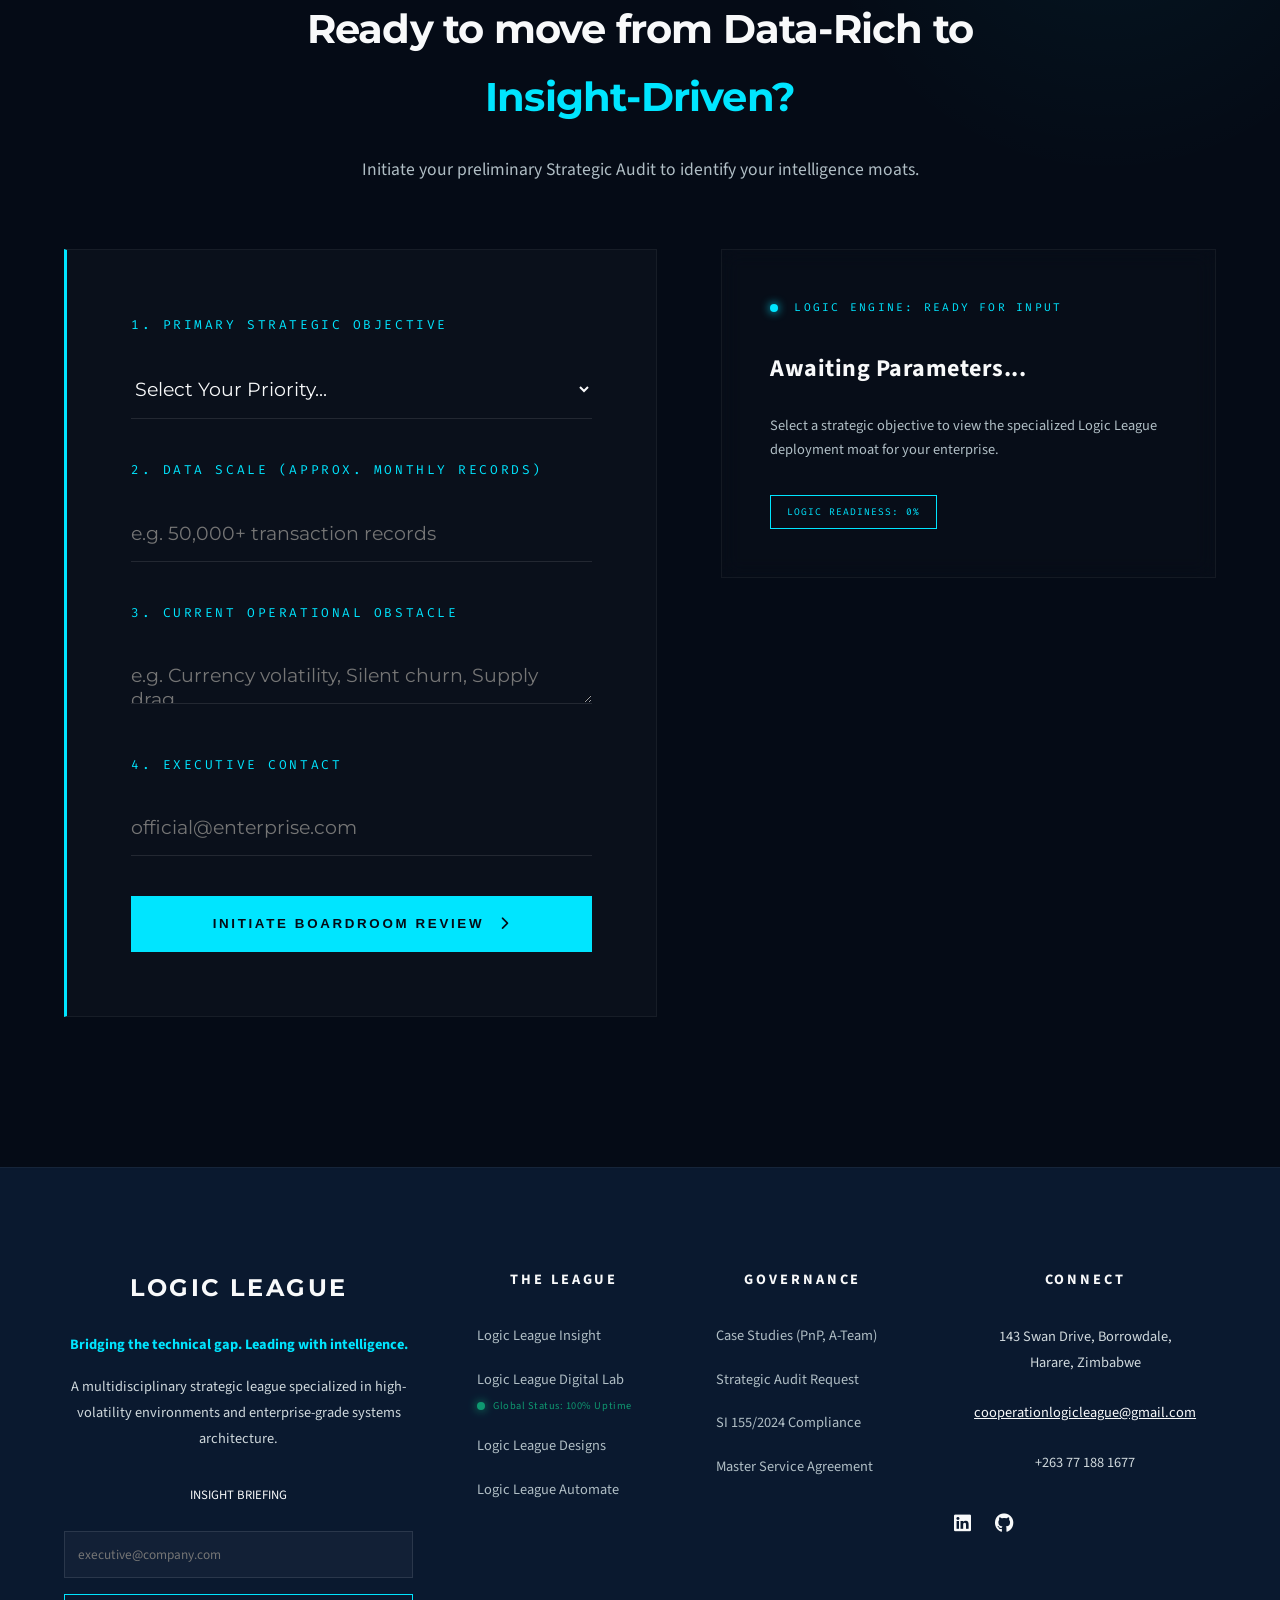
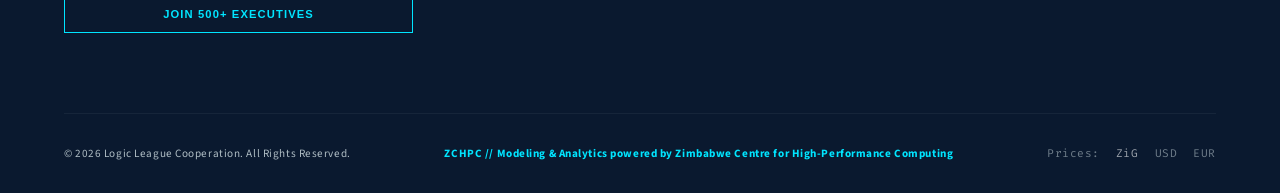
<file: insight.html>
<!DOCTYPE html>
<html lang="en">
<head>
    <meta charset="UTF-8">
    <meta name="viewport" content="width=device-width, initial-scale=1.0, viewport-fit=cover">
    <title>Strategy Portal | Logic League Insight</title>
    <link rel="stylesheet" href="https://cdnjs.cloudflare.com/ajax/libs/font-awesome/6.0.0-beta3/css/all.min.css">
    <link rel="stylesheet" href="style.css">
    <link rel="stylesheet" href="insight.css">
    <link rel="stylesheet" href="header-footer.css">
</head>
<body>

<body>
    <div id="header-placeholder"></div>

    <!-- The War Room Visual Engine -->
    <div class="war-room-bg" id="dataRainContainer"></div>

    <main>
        <!-- Section 1: The Strategic Horizon (Hero) -->
        <header class="hero insight-hero">
            <div class="container">
                <div class="hero-content reveal">
                    <span class="data-badge" style="color: var(--insight-accent); background: rgba(0, 229, 255, 0.1); border-color: var(--insight-accent);">Division 01 // Strategy Hub</span>
                    <h1 style="font-size: clamp(3.5rem, 8vw, 6rem);">Strategy Decoded.<br><span style="color: var(--insight-accent);">Profit Predicted.</span></h1>
                    <p style="font-size: 1.25rem; color: var(--color-gray); max-width: 700px; margin-bottom: 3rem;">Logic League Insight provides the predictive intelligence required to navigate high-volatility markets. We don't just report what happened; we architect what happens next.</p>
                    <a href="#audit-form" class="btn btn-red" style="padding: 1.2rem 3rem;">Request a Strategic Audit</a>
                </div>
            </div>
            <!-- Point Cloud Visualization Placeholder -->
            <div class="hero-visual reveal">
                <canvas id="pointCloudCanvas"></canvas>
            </div>
        </header>

        <!-- Section 1: The Identity & Mission (The "Why") -->
        <section class="mission-section">
            <div class="container reveal">
                <h2 style="font-size: 0.9rem; color: var(--insight-accent); text-transform: uppercase; letter-spacing: 0.4em; margin-bottom: 2rem;">The Core Intelligence</h2>
                <div class="mission-statement">
                    "To empower African enterprises with predictive certainty. We bridge the gap between complex stochastic theory and boardroom-ready strategy."
                </div>
                <p style="max-width: 800px; margin: 0 auto; color: var(--color-gray); font-size: 1.1rem; line-height: 1.8;">
                    Logic League Insight is the analytical 'brain' of the Cooperation. We are a specialized unit of data scientists and strategic advisors dedicated to solving the unique challenges of high-volatility markets. While others see economic uncertainty, we see data patterns waiting to be optimized.
                </p>
                
                <div class="founder-note reveal">
                    "Data is the most valuable asset in Zimbabwe today, but only if you have the logic to unlock it. We built this League to be the key."
                    <div style="margin-top: 1rem; font-weight: 700; color: var(--insight-accent); font-style: normal;">— T.G. Ganyekanye, Founder</div>
                </div>
            </div>
        </section>

        <!-- Section 2: The Team (The "Pedigree") -->
        <section class="team-section">
            <div class="container reveal">
                <div style="text-align: center; margin-bottom: 4rem;">
                    <h2 style="font-size: 0.9rem; color: var(--insight-accent); text-transform: uppercase; letter-spacing: 0.4em; margin-bottom: 1.5rem;">The Pedigree</h2>
                    <h3 style="font-size: 2.5rem; color: var(--color-white);">Led by Technical Excellence.</h3>
                </div>

                <div class="team-grid">
                    <!-- The Lead Strategist -->
                    <div class="team-card">
                        <h4>Lead Strategist</h4>
                        <div class="pedigree-title">Tinashe Ganyekanye</div>
                        <p>Our leadership is grounded in First-Class academic performance in Machine Learning from the University of Zimbabwe. Translating nearly 1 million transaction records into executive clarity.</p>
                    </div>

                    <!-- The Computing Edge -->
                    <div class="team-card">
                        <h4>The Computing Edge</h4>
                        <div class="pedigree-title">ZCHPC Infrastructure</div>
                        <p>We operate within the ZCHPC (High-Performance Computing) ecosystem, utilizing supercomputing clusters to run models that traditional agencies cannot execute.</p>
                    </div>

                    <!-- The Extended League -->
                    <div class="team-card">
                        <h4>The Extended League</h4>
                        <div class="pedigree-title">Actionable Integration</div>
                        <p>We collaborate with a dynamic network of Digital Marketers and Systems Architects to ensure our insights are immediately actionable and integrated.</p>
                    </div>
                </div>

                <!-- Trust Badges Bar -->
                <div class="badge-bar reveal">
                    <div class="trust-badge-item">
                        <i class="fas fa-university"></i>
                        <span>University of Zimbabwe</span>
                    </div>
                    <div class="trust-badge-item">
                        <i class="fas fa-microchip"></i>
                        <span>ZCHPC Ecosystem</span>
                    </div>
                    <div class="trust-badge-item">
                        <i class="fas fa-shield-alt"></i>
                        <span>SI 155/2024 Compliant</span>
                    </div>
                </div>
            </div>
        </section>

        <!-- Section 3: The Gap (Problem) -->
        <section class="gap-section">
            <div class="container">
                <div class="reveal" style="text-align: center; margin-bottom: 5rem;">
                    <h2 style="font-size: 1rem; color: var(--insight-red); text-transform: uppercase; letter-spacing: 0.4em;">The Intelligence Gap</h2>
                    <p style="color: var(--color-gray); margin-top: 1.5rem;">Most firms look in the rearview mirror. We give you a GPS for high-stakes decision-making.</p>
                </div>

                <div class="gap-container reveal">
                    <div class="gap-side left">
                        <h3>Traditional Business Intelligence</h3>
                        <p style="margin-bottom: 2rem;">Data-Rich but Insight-Poor. Reactive reporting that tells you why you lost money yesterday.</p>
                        <div class="gap-metric">80/20 Guesswork</div>
                        <p style="font-size: 0.8rem; opacity: 0.6;">Historical Averages & Lagging Indicators</p>
                    </div>
                    <div class="gap-side right">
                        <h3>Logic League Insight</h3>
                        <p style="margin-bottom: 2rem; color: var(--color-white);">Predictive Intelligence. Moving from observation to intervention.</p>
                        <div class="gap-metric" style="color: var(--insight-accent);">55x ROI Optimization</div>
                        <p style="font-size: 0.8rem; color: var(--insight-accent);">Pareto Compression (The 0.03% Strategy)</p>
                    </div>
                </div>
            </div>
        </section>

        <!-- Section 3: The Strategic Service Matrix -->
        <section class="matrix-section" id="services">
            <div class="container">
                <div class="reveal">
                    <h2 style="margin-bottom: 1rem;">Ecosystem of Intelligence.</h2>
                    <p style="color: var(--color-gray); margin-bottom: 4rem;">Don't just list data; architect the outcome. A strategic matrix for the modern enterprise.</p>
                </div>

                <div class="matrix-grid">
                    <!-- Group A: Growth & Experience -->
                    <div class="matrix-category reveal">
                        <h4>Group A: Growth & Experience</h4>
                        <span class="focus">The Front Office // Revenue Scaling</span>
                    </div>

                    <div class="matrix-card reveal">
                        <div class="matrix-card-inner">
                            <div class="matrix-card-front">
                                <i class="fas fa-users-cog"></i>
                                <h3>Customer Intelligence</h3>
                            </div>
                            <div class="matrix-card-back">
                                <span class="detail-label">The Problem</span>
                                <p class="problem">"Losing high-value customers without knowing why?"</p>
                                <span class="detail-label">Key Activities</span>
                                <ul style="list-style: none; font-size: 0.7rem; color: var(--color-gray); margin-bottom: 1rem; columns: 2;">
                                    <li>• RFM Clustering</li>
                                    <li>• CLV Prediction</li>
                                    <li>• Silent Churn</li>
                                    <li>• Dynamic Pricing</li>
                                    <li>• ROAS Optimization</li>
                                </ul>
                                <span class="detail-label">The Metric</span>
                                <p class="metric">55x ROI Optimization</p>
                            </div>
                        </div>
                    </div>

                    <div class="matrix-card reveal">
                        <div class="matrix-card-inner">
                            <div class="matrix-card-front">
                                <i class="fas fa-robot"></i>
                                <h3>AI-Powered Business</h3>
                            </div>
                            <div class="matrix-card-back">
                                <span class="detail-label">The Problem</span>
                                <p class="problem">"Scaling capped by operational headcount?"</p>
                                <span class="detail-label">Key Activities</span>
                                <ul style="list-style: none; font-size: 0.7rem; color: var(--color-gray); margin-bottom: 1rem; columns: 2;">
                                    <li>• AI Chatbots</li>
                                    <li>• Sales Assistants</li>
                                    <li>• OCR Pipelines</li>
                                    <li>• Workflow Orchestration</li>
                                    <li>• Smart Reporting</li>
                                </ul>
                                <span class="detail-label">The Metric</span>
                                <p class="metric">40% Operational Savings</p>
                            </div>
                        </div>
                    </div>

                    <div class="matrix-card reveal">
                        <div class="matrix-card-inner">
                            <div class="matrix-card-front">
                                <i class="fas fa-chart-line"></i>
                                <h3>Executive BI</h3>
                            </div>
                            <div class="matrix-card-back">
                                <span class="detail-label">The Problem</span>
                                <p class="problem">"Flying blind with lagging monthly reports?"</p>
                                <span class="detail-label">Key Activities</span>
                                <ul style="list-style: none; font-size: 0.7rem; color: var(--color-gray); margin-bottom: 1rem; columns: 2;">
                                    <li>• Power BI / Streamlit</li>
                                    <li>• Executive Portals</li>
                                    <li>• Live Operations</li>
                                    <li>• Financial Analytics</li>
                                    <li>• Sales Dashboards</li>
                                </ul>
                                <span class="detail-label">The Metric</span>
                                <p class="metric">Zero-Latency Oversight</p>
                            </div>
                        </div>
                    </div>

                    <!-- Group B: Resilience & Risk -->
                    <div class="matrix-category reveal">
                        <h4>Group B: Resilience & Risk</h4>
                        <span class="focus">The Back Office // Protection & Governance</span>
                    </div>

                    <div class="matrix-card reveal">
                        <div class="matrix-card-inner">
                            <div class="matrix-card-front">
                                <i class="fas fa-brain"></i>
                                <h3>Executive Intelligence</h3>
                            </div>
                            <div class="matrix-card-back">
                                <span class="detail-label">The Problem</span>
                                <p class="problem">"Strategic decisions based on 80/20 guesswork?"</p>
                                <span class="detail-label">Key Activities</span>
                                <ul style="list-style: none; font-size: 0.7rem; color: var(--color-gray); margin-bottom: 1rem; columns: 2;">
                                    <li>• KPI Systems</li>
                                    <li>• Profitability Models</li>
                                    <li>• Scenario Simulation</li>
                                    <li>• Strategic Scoring</li>
                                    <li>• Data War Rooms</li>
                                </ul>
                                <span class="detail-label">The Metric</span>
                                <p class="metric">Predictive Confidence</p>
                            </div>
                        </div>
                    </div>

                    <div class="matrix-card reveal">
                        <div class="matrix-card-inner">
                            <div class="matrix-card-front">
                                <i class="fas fa-balance-scale"></i>
                                <h3>Risk Modeling</h3>
                            </div>
                            <div class="matrix-card-back">
                                <span class="detail-label">The Problem</span>
                                <p class="problem">"Margin erosion due to currency volatility?"</p>
                                <span class="detail-label">Key Activities</span>
                                <ul style="list-style: none; font-size: 0.7rem; color: var(--color-gray); margin-bottom: 1rem; columns: 2;">
                                    <li>• Credit Scoring</li>
                                    <li>• Demand Forecast</li>
                                    <li>• Inflation Pricing</li>
                                    <li>• FX Risk Models</li>
                                    <li>• Treasury Intel</li>
                                </ul>
                                <span class="detail-label">The Metric</span>
                                <p class="metric">92% Detection Accuracy</p>
                            </div>
                        </div>
                    </div>

                    <div class="matrix-card reveal">
                        <div class="matrix-card-inner">
                            <div class="matrix-card-front">
                                <i class="fas fa-shield-alt"></i>
                                <h3>Data Compliance</h3>
                            </div>
                            <div class="matrix-card-back">
                                <span class="detail-label">The Problem</span>
                                <p class="problem">"Regulatory drift risking SI 155/2024 penalties?"</p>
                                <span class="detail-label">Key Activities</span>
                                <ul style="list-style: none; font-size: 0.7rem; color: var(--color-gray); margin-bottom: 1rem; columns: 2;">
                                    <li>• Governance Frameworks</li>
                                    <li>• Compliance Auditing</li>
                                    <li>• Data Quality</li>
                                    <li>• Access Controls</li>
                                    <li>• SHA-256 Hashing</li>
                                </ul>
                                <span class="detail-label">The Metric</span>
                                <p class="metric">Bulletproof Governance</p>
                            </div>
                        </div>
                    </div>

                    <!-- Group C: Operations -->
                    <div class="matrix-category reveal">
                        <h4>Group C: Physical & Advanced Operations</h4>
                        <span class="focus">The Industrial Base // Asset Optimization</span>
                    </div>

                    <div class="matrix-card reveal">
                        <div class="matrix-card-inner">
                            <div class="matrix-card-front">
                                <i class="fas fa-truck-loading"></i>
                                <h3>Supply Chain Logic</h3>
                            </div>
                            <div class="matrix-card-back">
                                <span class="detail-label">The Problem</span>
                                <p class="problem">"High 'Cost of Service' and inventory friction?"</p>
                                <span class="detail-label">Key Activities</span>
                                <ul style="list-style: none; font-size: 0.7rem; color: var(--color-gray); margin-bottom: 1rem; columns: 2;">
                                    <li>• Inventory Opt.</li>
                                    <li>• Route Optimization</li>
                                    <li>• Procurement Intel</li>
                                    <li>• Production Forecast</li>
                                    <li>• Predictive Maint.</li>
                                </ul>
                                <span class="detail-label">The Metric</span>
                                <p class="metric">Zero Friction Logistics</p>
                            </div>
                        </div>
                    </div>

                    <div class="matrix-card reveal">
                        <div class="matrix-card-inner">
                            <div class="matrix-card-front">
                                <i class="fas fa-microscope"></i>
                                <h3>AI Experimental</h3>
                            </div>
                            <div class="matrix-card-back">
                                <span class="detail-label">The Problem</span>
                                <p class="problem">"Standard solutions failing unique challenges?"</p>
                                <span class="detail-label">Key Activities</span>
                                <ul style="list-style: none; font-size: 0.7rem; color: var(--color-gray); margin-bottom: 1rem; columns: 2;">
                                    <li>• ML Experimentation</li>
                                    <li>• NLP Systems</li>
                                    <li>• HPC Modeling</li>
                                    <li>• Custom AI Arch.</li>
                                    <li>• Stochastic Research</li>
                                </ul>
                                <span class="detail-label">The Metric</span>
                                <p class="metric">The Cutting Edge</p>
                            </div>
                        </div>
                    </div>
                </div>
            </div>
        </section>

        <!-- Section 4: The Strategic Path Navigator (The Advisor Move) -->
        <section class="navigator-section">
            <div class="local-data-rain" id="navigator-rain"></div>
            <div class="container">
                <div class="reveal" style="text-align: center; margin-bottom: 4rem;">
                    <h2 style="font-size: 0.9rem; color: var(--insight-accent); text-transform: uppercase; letter-spacing: 0.4em; margin-bottom: 1.5rem;">The Advisor View</h2>
                    <h3 style="font-size: 2.5rem;">Choose Your Objective.</h3>
                </div>

                <div class="path-container">
                    <!-- Path 1 -->
                    <div class="path-item reveal">
                        <div class="path-goal">
                            <span class="obj-no">Objective 01</span>
                            "I want to scale retail sales."
                        </div>
                        <div class="path-connector"><i class="fas fa-long-arrow-alt-right"></i></div>
                        <div class="path-deploy">
                            <span class="deploy-title">Customer Intel + AI Automation</span>
                            <span class="deploy-desc">Predicting future churn while automating the acquisition engine.</span>
                        </div>
                    </div>

                    <!-- Path 2 -->
                    <div class="path-item reveal">
                        <div class="path-goal">
                            <span class="obj-no">Objective 02</span>
                            "I'm worried about currency shocks."
                        </div>
                        <div class="path-connector"><i class="fas fa-long-arrow-alt-right"></i></div>
                        <div class="path-deploy">
                            <span class="deploy-title">Financial Modeling + Decision Intel</span>
                            <span class="deploy-desc">ZiG/USD risk normalization and scenario simulations.</span>
                        </div>
                    </div>

                    <!-- Path 3 -->
                    <div class="path-item reveal">
                        <div class="path-goal">
                            <span class="obj-no">Objective 03</span>
                            "I need to protect my brand legally."
                        </div>
                        <div class="path-connector"><i class="fas fa-long-arrow-alt-right"></i></div>
                        <div class="path-deploy">
                            <span class="deploy-title">Data Governance + SI 155/2024</span>
                            <span class="deploy-desc">Establishing SHA-256 integrity and robust privacy auditing.</span>
                        </div>
                    </div>

                    <!-- Path 4 -->
                    <div class="path-item reveal">
                        <div class="path-goal">
                            <span class="obj-no">Objective 04</span>
                            "I need my machinery to last longer."
                        </div>
                        <div class="path-connector"><i class="fas fa-long-arrow-alt-right"></i></div>
                        <div class="path-deploy">
                            <span class="deploy-title">Supply Chain + Predictive Maint.</span>
                            <span class="deploy-desc">Eliminating operational drag through route logic optimization.</span>
                        </div>
                    </div>

                    <!-- Path 5 -->
                    <div class="path-item reveal">
                        <div class="path-goal">
                            <span class="obj-no">Objective 05</span>
                            "I need to automate high-volume paperwork."
                        </div>
                        <div class="path-connector"><i class="fas fa-long-arrow-alt-right"></i></div>
                        <div class="path-deploy">
                            <span class="deploy-title">AI Automation + Executive BI</span>
                            <span class="deploy-desc">OCR pipelines paired with real-time document oversight portals.</span>
                        </div>
                    </div>

                    <!-- Path 6 -->
                    <div class="path-item reveal">
                        <div class="path-goal">
                            <span class="obj-no">Objective 06</span>
                            "I want to predict my cash flow accurately."
                        </div>
                        <div class="path-connector"><i class="fas fa-long-arrow-alt-right"></i></div>
                        <div class="path-deploy">
                            <span class="deploy-title">Risk Modeling + Revenue Analytics</span>
                            <span class="deploy-desc">Demand forecasting and currency-adjusted treasury intelligence.</span>
                        </div>
                    </div>

                    <!-- Path 7 -->
                    <div class="path-item reveal">
                        <div class="path-goal">
                            <span class="obj-no">Objective 07</span>
                            "I'm launching in a volatile market."
                        </div>
                        <div class="path-connector"><i class="fas fa-long-arrow-alt-right"></i></div>
                        <div class="path-deploy">
                            <span class="deploy-title">Decision Intel + AI Experimental</span>
                            <span class="deploy-desc">Stochastic research and HPC-powered scenario modeling.</span>
                        </div>
                    </div>

                    <!-- Path 8 -->
                    <div class="path-item reveal">
                        <div class="path-goal">
                            <span class="obj-no">Objective 08</span>
                            "I need to audit our data integrity."
                        </div>
                        <div class="path-connector"><i class="fas fa-long-arrow-alt-right"></i></div>
                        <div class="path-deploy">
                            <span class="deploy-title">Data Governance + BI Dashboards</span>
                            <span class="deploy-desc">Quality frameworks and live operational tracking systems.</span>
                        </div>
                    </div>
                </div>
            </div>
        </section>

        <!-- Section 5: Impact Ledger (What we have done) -->
        <section class="impact-ledger-section">
            <div class="container reveal">
                <div style="text-align: center; margin-bottom: 4rem;">
                    <h2 style="font-size: 0.9rem; color: var(--insight-accent); text-transform: uppercase; letter-spacing: 0.4em; margin-bottom: 1.5rem;">Proof of Intelligence</h2>
                    <h3 style="font-size: 2.5rem; color: var(--color-white);">The Impact Ledger.</h3>
                </div>

                <div class="ledger-container">
                    <table class="ledger-table">
                        <tr class="ledger-row reveal">
                            <td>
                                <strong>National Retail Scale</strong>
                                <span class="case-title">Major Retailer</span>
                            </td>
                            <td>Managing a digital catalog of 1,000 products during currency transition.</td>
                            <td>
                                <strong>1,100% Growth</strong>
                                Scaled to 12,000+ products; analyzed 976k records with zero data loss.
                            </td>
                        </tr>
                        <tr class="ledger-row reveal">
                            <td>
                                <strong>Industrial Pivot</strong>
                                <span class="case-title">20-Year Contractor</span>
                            </td>
                            <td>Moving traditional construction into high-end digital retail.</td>
                            <td>
                                <strong>Strategic Transformation</strong>
                                Architected a "Digital Luxury" sales system and automated lead gen.
                            </td>
                        </tr>
                        <tr class="ledger-row reveal">
                            <td>
                                <strong>Global E-commerce</strong>
                                <span class="case-title">International Retail</span>
                            </td>
                            <td>Maintaining 100% uptime for high-traffic global platforms.</td>
                            <td>
                                <strong>System Resilience</strong>
                                Developed secure full-stack architectures (Django/React) on high-perf VPS.
                            </td>
                        </tr>
                        <tr class="ledger-row reveal">
                            <td>
                                <strong>Predictive Research</strong>
                                <span class="case-title">Emerging Markets</span>
                            </td>
                            <td>Detecting "Silent Churn" in volatile economic cycles.</td>
                            <td>
                                <strong>20.65% Error Reduction</strong>
                                Achieved elite accuracy in CLV forecasting via Stacked Ensembles.
                            </td>
                        </tr>
                    </table>
                </div>

                <!-- Live Impact Counter Bar -->
                <div class="impact-metrics-bar reveal">
                    <div class="metric-item">
                        <span class="number" data-target="976328">0</span>
                        <span class="label">Records Normalized</span>
                    </div>
                    <div class="metric-item">
                        <span class="number" data-target="247200" data-prefix="$">0</span>
                        <span class="label">Annualized ROI Identified</span>
                    </div>
                </div>
            </div>
        </section>

        <!-- Section 6: The Boardroom Cockpit (Live Demo) -->
        <section class="cockpit-section">
            <div class="container reveal">
                <div style="text-align: center; margin-bottom: 4rem;">
                    <h2 style="font-size: 2.5rem; color: var(--color-white); margin-bottom: 1.5rem;">The Boardroom Cockpit.</h2>
                    <p style="color: var(--color-gray); font-size: 1.1rem; max-width: 700px; margin: 0 auto;">Real-time strategic oversight of your entire enterprise ecosystem.</p>
                </div>
                
                <div class="dashboard-stage">
                    <div class="dashboard-mockup">
                        <img src="executive_insight_cockpit_dashboard.png" alt="Executive Strategic Cockpit">
                        
                        <!-- Intelligence Nodes (Aligned to Dashboard) -->
                        <div class="intel-node" style="top: 35%; left: 38%;">
                            <div class="node-tooltip">
                                <strong>ROI Velocity</strong>
                                Identifying +18.4% growth trajectories through real-time predictive modeling.
                            </div>
                        </div>

                        <div class="intel-node" style="top: 35%; left: 56%;">
                            <div class="node-tooltip">
                                <strong>Market Clusters</strong>
                                Isolating 'Champion' segments through high-dimensional stochastic grouping.
                            </div>
                        </div>

                        <div class="intel-node" style="top: 43%; left: 79%;">
                            <div class="node-tooltip">
                                <strong>Confidence Score</strong>
                                94% probabilistic certainty achieved through ZCHPC-accelerated simulations.
                            </div>
                        </div>


                        <!-- System Feed -->
                        <div class="system-feed">
                            <div class="feed-line">> INITIALIZING LOGIC_ENGINE...</div>
                            <div class="feed-line">> LOADING ZCHPC CLUSTER_04...</div>
                            <div class="feed-line">> ANALYZING ZIG_TRANSITION_PATTERN...</div>
                            <div class="feed-line">> PREDICTIVE_ACCURACY: 94.2%</div>
                            <div class="feed-line">> SYSTEM READY.</div>
                        </div>
                    </div>
                </div>
            </div>
        </section>


        <!-- Section 5: The Unfair Advantage (Prestige Layer) -->
        <section class="section-cyan">
            <div class="container reveal">
                <div style="display: grid; grid-template-columns: repeat(auto-fit, minmax(300px, 1fr)); gap: 4rem;">
                    <div>
                        <h4 style="font-size: 0.7rem; letter-spacing: 0.2em; text-transform: uppercase; margin-bottom: 1.5rem;">ZCHPC Integration</h4>
                        <p class="prestige-value">Supercomputing Pedigree.</p>
                        <p>Our models are engineered and stress-tested on High-Performance Computing (HPC) clusters, providing a level of precision unavailable to standard agencies.</p>
                    </div>
                    <div>
                        <h4 style="font-size: 0.7rem; letter-spacing: 0.2em; text-transform: uppercase; margin-bottom: 1.5rem;">Academic Rigour</h4>
                        <p class="prestige-value">1st-Class ML Architecture.</p>
                        <p>Grounded in research on Machine Learning and General Linear Models. We apply world-class stochastic theory to the unique Zimbabwean reality.</p>
                    </div>
                    <div>
                        <h4 style="font-size: 0.7rem; letter-spacing: 0.2em; text-transform: uppercase; margin-bottom: 1.5rem;">Market Context</h4>
                        <p class="prestige-value">Currency Resilience Specialists.</p>
                        <p>Experts in the ZWL-to-ZiG transition. We ensure your "Golden Thread" of data remains unbroken regardless of currency shifts.</p>
                    </div>
                </div>
            </div>
        </section>

        <!-- Section 7: The Final CTA (Strategic Audit Form) -->
        <section class="audit-section-prestige" id="audit-form">
            <div class="container reveal">
                <div style="text-align: center; max-width: 800px; margin: 0 auto; margin-bottom: 4rem;">
                    <h2 style="font-size: 2.5rem; margin-bottom: 1.5rem; color: var(--color-white);">Ready to move from Data-Rich to <span style="color: var(--insight-accent);">Insight-Driven?</span></h2>
                    <p style="font-size: 1.1rem; color: var(--color-gray);">Initiate your preliminary Strategic Audit to identify your intelligence moats.</p>
                </div>

                <div class="audit-form-grid">
                    <!-- Form Side -->
                    <div class="audit-form-container-dark">
                        <form id="strategicAuditForm" action="https://formspree.io/f/mjglllyo" method="POST">
                            <div class="audit-field">
                                <label>1. Primary Strategic Objective</label>
                                <select id="auditService" name="strategic_objective" required>
                                    <option value="" disabled selected>Select Your Priority...</option>
                                    <option value="customer">Customer Intelligence & Revenue Analytics</option>
                                    <option value="decision">Executive Decision Intelligence</option>
                                    <option value="automation">AI-Powered Business Automation</option>
                                    <option value="bi">Advanced BI & Operational Dashboards</option>
                                    <option value="risk">Financial Modeling & Risk Management</option>
                                    <option value="supply">Supply Chain & Logistics Analytics</option>
                                    <option value="governance">Data Governance & Compliance</option>
                                    <option value="research">Experimental AI & Statistical Research</option>
                                </select>
                            </div>

                            <div class="audit-field">
                                <label>2. Data Scale (Approx. Monthly Records)</label>
                                <input type="text" name="data_scale" placeholder="e.g. 50,000+ transaction records" required>
                            </div>

                            <div class="audit-field">
                                <label>3. Current Operational Obstacle</label>
                                <textarea rows="1" name="obstacle" placeholder="e.g. Currency volatility, Silent churn, Supply drag..." required></textarea>
                            </div>

                            <div class="audit-field">
                                <label>4. Executive Contact</label>
                                <input type="email" name="email" placeholder="official@enterprise.com" required>
                            </div>

                            <button type="submit" class="btn-prestige" style="width: 100%; margin-top: 2rem;">
                                <span>Initiate Boardroom Review</span>
                                <i class="fas fa-chevron-right"></i>
                            </button>
                        </form>
                    </div>

                    <!-- Analysis Side (Visual Proof) -->
                    <div class="audit-analysis-panel-prestige reveal">
                        <div class="analysis-status">
                            <div class="status-pulse"></div>
                            <span>Logic Engine: Ready for Input</span>
                        </div>
                        <div class="analysis-content" id="analysisContent">
                            <h4>Awaiting Parameters...</h4>
                            <p>Select a strategic objective to view the specialized Logic League deployment moat for your enterprise.</p>
                            <div class="moat-tag">Logic Readiness: 0%</div>
                        </div>
                    </div>
                </div>
            </div>
        </section>


    </main>

    <div id="footer-placeholder"></div>

    <script src="app.js"></script>
</body>
</html>
</file>
<file: style.css>
/* 
    LOGIC LEAGUE COOPERATION - THE INDIGO AUTHORITY
    Brand Realignment: Prestige Consulting x Elite Engineering
*/

@import url('https://fonts.googleapis.com/css2?family=Inter:wght@400;700&family=Montserrat:wght@700&family=Source+Sans+Pro:wght@400;600&family=Fira+Code:wght@400&display=swap');

:root {
    --color-navy: #0A192F;
    --color-obsidian: #050C16;
    --color-red: #D32F2F;
    --color-cyan: #00E5FF; /* Insight - Cyan */
    --color-white: #F8F9FA;
    --color-slate: #CFD8DC;
    --color-gray: #B0BEC5;
    --color-gold: #D4AF37; /* Designs - Gold */
    --color-green: #10B981; /* Digital Lab - Emerald */
    --color-yellow: #FFBF00; /* Automate - Amber */

    --font-heading: 'Montserrat', sans-serif;
    --font-heading-alt: 'Inter', sans-serif;
    --font-body: 'Source Sans Pro', sans-serif;
    --font-mono: 'Fira Code', monospace;
    --transition-prestige: all 0.4s cubic-bezier(0.16, 1, 0.3, 1);
}

html {
    scroll-behavior: smooth;
}

* {
    margin: 0;
    padding: 0;
    box-sizing: border-box;
}


body {
    background-color: var(--color-navy);
    color: var(--color-white);
    font-family: var(--font-body);
    line-height: 1.7;
    overflow-x: hidden;
}

/* --- Typography --- */

h1,
h2,
h3 {
    font-family: var(--font-heading);
    font-weight: 700;
    letter-spacing: -0.02em;
}

h1 {
    font-size: clamp(3rem, 10vw, 6rem);
    line-height: 1;
    margin-bottom: 2rem;
}

h2 {
    font-size: clamp(2rem, 5vw, 3.5rem);
    margin-bottom: 2.5rem;
}

.data-badge {
    font-family: var(--font-mono);
    font-size: 0.7rem;
    color: var(--color-cyan);
    text-transform: uppercase;
    letter-spacing: 0.2em;
    background: rgba(0, 229, 255, 0.1);
    padding: 0.3rem 0.8rem;
    border-radius: 2px;
}

/* --- Impact Bar (The Numbers Section) --- */

.impact-bar {
    background: var(--color-navy);
    padding: 60px 0;
    border-bottom: 1px solid rgba(255, 255, 255, 0.05);
}

.impact-grid {
    display: grid;
    grid-template-columns: repeat(auto-fit, minmax(200px, 1fr));
    gap: 3rem;
    text-align: center;
}

.impact-item {
    display: flex;
    flex-direction: column;
    gap: 0.5rem;
}

.impact-number {
    font-family: var(--font-heading);
    font-size: 2.5rem;
    font-weight: 800;
    color: var(--color-cyan);
    line-height: 1;
}

.impact-label {
    font-family: var(--font-mono);
    font-size: 0.7rem;
    text-transform: uppercase;
    letter-spacing: 0.2em;
    color: var(--color-gray);
}

/* --- Layout Sections --- */

.section-navy {
    background-color: var(--color-navy);
    color: var(--color-white);
    padding: 120px 0;
}

.section-white {
    background-color: var(--color-white);
    color: var(--color-navy);
    padding: 120px 0;
}

.container {
    max-width: 1400px;
    margin: 0 auto;
    padding: 0 5vw;
}

.hero-slider {
    position: relative;
    height: 100vh;
    min-height: 600px;
    overflow: hidden;
    background: var(--color-obsidian);
}

@media (max-width: 768px) {
    .hero-slider {
        height: 85vh;
        min-height: 500px;
    }
}

.slide {
    position: absolute;
    inset: 0;
    opacity: 0;
    transition: opacity 1.2s cubic-bezier(0.4, 0, 0.2, 1);
    display: flex;
    align-items: center;
    overflow: hidden;
}

.slide.active {
    opacity: 1;
    z-index: 2;
}

.slide-bg {
    position: absolute;
    inset: 0;
    background-size: cover;
    background-position: center;
    background-attachment: fixed;
    transform: scale(1.1);
    transition: transform 6s linear;
    z-index: -1;
}

.slide.active .slide-bg {
    transform: scale(1);
}

.slide::after {
    content: '';
    position: absolute;
    inset: 0;
    background: linear-gradient(90deg, var(--color-navy) 45%, transparent 100%);
    z-index: 0;
}

.hero-slider .container {
    margin-left: 0;
    max-width: 1400px;
}

.hero-content {
    position: relative;
    z-index: 2;
    text-align: left;
    padding-left: 5vw;
    border-left: 2px solid var(--color-cyan);
    max-width: 90%;
}

@media (max-width: 768px) {
    .hero-content {
        padding-left: 20px;
        border-left-width: 3px;
    }
}

.slide h1 {
    font-family: 'Inter', sans-serif;
    font-weight: 300;
    font-size: clamp(1.5rem, 3.5vw, 2.2rem);
    line-height: 1.2;
    letter-spacing: -0.01em;
    margin-bottom: 2rem;
    opacity: 0;
    transform: translateX(-30px);
    transition: all 1s cubic-bezier(0.16, 1, 0.3, 1) 0.4s;
}

.slide.active h1 {
    opacity: 1;
    transform: translateX(0);
}

.slide .data-badge {
    opacity: 0;
    transform: translateX(-20px);
    transition: all 0.6s ease 0.2s;
    color: var(--color-red);
    letter-spacing: 0.4em;
    font-size: 0.65rem;
    text-transform: uppercase;
    font-weight: 700;
    margin-bottom: 1rem;
    display: block;
}

.slide.active .data-badge {
    opacity: 1;
    transform: translateX(0);
}

.slide-overlay {
    position: absolute;
    inset: 0;
    background-image:
        radial-gradient(circle, rgba(0, 229, 255, 0.08) 1px, transparent 1px);
    background-size: 40px 40px;
    z-index: 1;
    pointer-events: none;
}

/* Moving Scanline */
.slide-overlay::after {
    content: '';
    position: absolute;
    top: -100%;
    left: 0;
    width: 100%;
    height: 100%;
    background: linear-gradient(to bottom, transparent, rgba(0, 229, 255, 0.05), transparent);
    animation: scanline 8s linear infinite;
}

@keyframes scanline {
    0% {
        top: -100%;
    }

    100% {
        top: 100%;
    }
}

.slide h1 {
    font-family: var(--font-heading-alt);
    font-weight: 800;
    font-size: clamp(2rem, 10vw, 5.5rem);
    line-height: 1.1;
    margin-bottom: 2.5rem;
    opacity: 0;
    transform: translateY(50px);
    transition: all 0.8s cubic-bezier(0.16, 1, 0.3, 1) 0.3s;
}

@media (max-width: 768px) {
    .slide h1 {
        font-size: clamp(1.8rem, 12vw, 3rem);
        line-height: 1;
        margin-bottom: 1.5rem;
    }
}

.slide.active h1 {
    opacity: 1;
    transform: translateY(0);
}

.slide .data-badge {
    opacity: 0;
    transform: translateY(20px);
    transition: all 0.6s ease 0.1s;
}

.slide.active .data-badge {
    opacity: 1;
    transform: translateY(0);
}

.slide .btn {
    opacity: 0;
    transform: translateY(30px);
    transition: all 0.8s ease 0.5s;
}

.slide.active .btn {
    opacity: 1;
    transform: translateY(0);
}

/* Custom Animation for Slider Text Reveal */
@keyframes slideInLeft {
    from {
        opacity: 0;
        transform: translateX(-40px);
    }

    to {
        opacity: 1;
        transform: translateX(0);
    }
}

/* Slider Progress Bar */
.slider-progress {
    position: absolute;
    bottom: 0;
    left: 0;
    height: 4px;
    background: var(--color-red);
    width: 0%;
    z-index: 100;
}

.slider-controls {
    position: absolute;
    bottom: 4rem;
    right: 5vw;
    z-index: 10;
    display: flex;
    gap: 1.5rem;
    align-items: center;
}

@media (max-width: 768px) {
    .slider-controls {
        bottom: 2rem;
        left: 20px;
        right: auto;
    }
}

.control-dot {
    width: 30px;
    height: 2px;
    background: rgba(255, 255, 255, 0.2);
    cursor: pointer;
    transition: var(--transition-prestige);
    position: relative;
}

.control-dot::after {
    content: '';
    position: absolute;
    inset: -10px;
}

.control-dot.active {
    background: var(--color-red);
    width: 50px;
}

/* --- Layout Sections --- */

/* --- Cards & Glassmorphism --- */

.portal-card {
    background: rgba(255, 255, 255, 0.03);
    border: 1px solid rgba(255, 255, 255, 0.05);
    backdrop-filter: blur(10px);
    padding: 4rem 3rem;
    transition: var(--transition-prestige);
}

.section-white .portal-card {
    background: rgba(10, 25, 47, 0.02);
    border-color: rgba(10, 25, 47, 0.05);
}

.portal-card:hover {
    transform: translateY(-10px);
    border-color: var(--color-red);
}

/* --- Child Signatures --- */

.signature-insight {
    border-top: 4px solid var(--color-cyan);
}

.signature-lab {
    border-top: 4px solid var(--color-gray);
}

.signature-designs {
    border-top: 4px solid var(--color-red);
}

.signature-automate {
    border-top: 4px solid var(--color-white);
}

/* --- Synergy Diagram --- */

.synergy-section {
    padding: 140px 0;
    text-align: center;
    background: var(--color-obsidian);
}

.synergy-container {
    position: relative;
    width: 600px;
    max-width: 90vw;
    height: 600px;
    max-height: 90vw;
    margin: 4rem auto;
    display: flex;
    justify-content: center;
    align-items: center;
}

.synergy-center {
    width: 180px;
    height: 180px;
    background: var(--color-navy);
    border: 2px solid var(--color-white);
    border-radius: 50%;
    display: flex;
    justify-content: center;
    align-items: center;
    font-family: var(--font-heading);
    font-weight: 700;
    font-size: 0.9rem;
    z-index: 10;
    box-shadow: 0 0 50px rgba(0, 229, 255, 0.1);
}

.synergy-node {
    position: absolute;
    width: 120px;
    height: 120px;
    background: var(--color-navy);
    border-radius: 50%;
    display: flex;
    flex-direction: column;
    justify-content: center;
    align-items: center;
    font-size: 0.7rem;
    font-weight: 700;
    transition: var(--transition-prestige);
}

.synergy-node {
    position: absolute;
    width: 120px;
    height: 120px;
    background: var(--color-obsidian);
    border-radius: 50%;
    display: flex;
    flex-direction: column;
    justify-content: center;
    align-items: center;
    font-size: 0.7rem;
    font-weight: 700;
    text-align: center;
    z-index: 2;
    transition: var(--transition-prestige);
    animation: float 6s ease-in-out infinite;
}

@keyframes float {
    0%, 100% { transform: translate(0, 0); }
    25% { transform: translate(5px, -10px); }
    50% { transform: translate(-5px, 10px); }
    75% { transform: translate(10px, 5px); }
}

.node-insight {
    top: 0;
    left: 50%;
    margin-left: -60px;
    border: 2px solid var(--color-cyan);
    animation-delay: 0s;
}

.node-lab {
    top: 50%;
    right: 0;
    margin-top: -60px;
    border: 2px solid var(--color-white);
    animation-delay: 1.5s;
}

.node-designs {
    bottom: 0;
    left: 50%;
    margin-left: -60px;
    border: 2px solid var(--color-gold);
    animation-delay: 3s;
}

.node-automate {
    top: 50%;
    left: 0;
    margin-top: -60px;
    border: 2px solid var(--color-green);
    animation-delay: 4.5s;
}

.synergy-path {
    stroke-dasharray: 10, 20;
    stroke-dashoffset: 0;
    animation: flow 3s linear infinite;
    stroke: rgba(255, 255, 255, 0.2);
    stroke-width: 1.5;
}

@keyframes flow {
    to { stroke-dashoffset: -100; }
}

.synergy-center {
    position: absolute;
    top: 50%;
    left: 50%;
    transform: translate(-50%, -50%);
    width: 140px;
    height: 140px;
    background: var(--color-navy);
    border: 3px solid var(--color-red);
    border-radius: 50%;
    display: flex;
    justify-content: center;
    align-items: center;
    font-family: var(--font-heading);
    font-weight: 700;
    font-size: 0.6rem;
    text-align: center;
    z-index: 3;
    box-shadow: 0 0 30px rgba(211, 47, 47, 0.3);
    animation: pulse-red 4s infinite;
}

@keyframes pulse-red {
    0%, 100% { box-shadow: 0 0 20px rgba(211, 47, 47, 0.2); }
    50% { box-shadow: 0 0 50px rgba(211, 47, 47, 0.6); }
}

.synergy-arrow {
    position: absolute;
    z-index: 1;
}

/* --- Responsive Synergy --- */
@media (max-width: 768px) {
    .synergy-container {
        height: 400px;
        max-height: 80vh;
    }
    
    .synergy-center {
        width: 100px;
        height: 100px;
        font-size: 0.5rem;
    }

    .synergy-node {
        width: 80px;
        height: 80px;
        font-size: 0.5rem;
    }

    .node-insight { margin-left: -40px; }
    .node-lab { margin-top: -40px; }
    .node-designs { margin-left: -40px; }
    .node-automate { margin-top: -40px; }
}

/* --- Pillars Cards --- */

.pillars-grid {
    display: grid;
    grid-template-columns: repeat(auto-fit, minmax(300px, 1fr));
    gap: 2rem;
    margin-top: 4rem;
}

.pillar-card {
    background: rgba(255, 255, 255, 0.02);
    border: 1px solid rgba(255, 255, 255, 0.05);
    padding: 3rem;
    transition: var(--transition-prestige);
    display: flex;
    flex-direction: column;
}

.pillar-card:hover {
    background: rgba(255, 255, 255, 0.04);
    transform: translateY(-5px);
}

.pillar-card h4 {
    font-family: var(--font-mono);
    font-size: 0.7rem;
    text-transform: uppercase;
    letter-spacing: 0.2em;
    margin-bottom: 1.5rem;
}

.pillar-card h3 {
    font-size: 1.5rem;
    margin-bottom: 1rem;
}

.pillar-card p {
    font-size: 0.9rem;
    color: var(--color-gray);
    line-height: 1.6;
    margin-bottom: 1.5rem;
}

.pillar-goal {
    font-size: 0.8rem;
    color: var(--color-white);
    font-style: italic;
    margin-bottom: 2rem;
    padding-top: 1.5rem;
    border-top: 1px solid rgba(255, 255, 255, 0.05);
}

.pillar-list {
    list-style: none;
    margin-top: auto;
}

.pillar-list li {
    font-family: var(--font-mono);
    font-size: 0.75rem;
    color: var(--color-slate);
    margin-bottom: 0.5rem;
}

.pillar-insight h4 {
    color: var(--color-cyan);
}

.pillar-lab h4 {
    color: var(--color-green);
}

.pillar-designs h4 {
    color: var(--color-gold);
}

.pillar-automate h4 {
    color: var(--color-yellow);
}

.pillar-insight .pillar-list li {
    color: var(--color-cyan);
}

.pillar-lab .pillar-list li {
    color: var(--color-green);
}

.pillar-designs .pillar-list li {
    color: var(--color-gold);
}

.pillar-automate .pillar-list li {
    color: var(--color-yellow);
}

/* --- Split Screen Section --- */

.split-section {
    display: flex;
    min-height: 80vh;
    background: var(--color-obsidian);
    overflow: hidden;
}

.split-image {
    flex: 1;
    background-size: cover;
    background-position: center;
    position: relative;
    min-height: 400px;
}

.split-image::after {
    content: '';
    position: absolute;
    inset: 0;
    background: linear-gradient(90deg, transparent, var(--color-obsidian));
}

.split-content {
    flex: 1;
    padding: 6rem 5vw;
    display: flex;
    flex-direction: column;
    justify-content: center;
}

.split-content h2 {
    margin-bottom: 2rem;
    font-size: 2.2rem;
}

.split-content h3 {
    color: var(--color-red);
    margin-bottom: 1rem;
    font-size: 1.2rem;
}

.split-content p {
    color: var(--color-gray);
    margin-bottom: 2rem;
    line-height: 1.8;
}

@media (max-width: 992px) {
    .split-section {
        flex-direction: column;
    }

    .split-image {
        min-height: 300px;
    }

    .split-image::after {
        background: linear-gradient(0deg, var(--color-obsidian), transparent);
    }
}

/* --- Advantage Section --- */

.advantage-section {
    padding: 120px 0;
    background: var(--color-white);
    color: var(--color-navy);
}

.advantage-grid {
    display: grid;
    grid-template-columns: repeat(auto-fit, minmax(280px, 1fr));
    gap: 4rem;
    text-align: center;
}

.advantage-item {
    opacity: 0;
    transform: translateY(30px);
    transition: var(--transition-prestige);
}

.advantage-section.active .advantage-item {
    opacity: 1;
    transform: translateY(0);
}

.advantage-item:nth-child(1) { transition-delay: 0.2s; }
.advantage-item:nth-child(2) { transition-delay: 0.4s; }
.advantage-item:nth-child(3) { transition-delay: 0.6s; }

.advantage-item i {
    font-size: 3rem;
    color: var(--color-red);
    margin-bottom: 2rem;
    display: block;
}

.advantage-item h3 {
    font-size: 1.2rem;
    margin-bottom: 1rem;
    letter-spacing: 0.1em;
    text-transform: uppercase;
    color: var(--color-navy);
}

.advantage-item p {
    font-size: 0.95rem;
    color: #455A64;
    line-height: 1.6;
    max-width: 300px;
    margin: 0 auto;
}

/* --- Logo Bar Section --- */

.logo-bar-section {
    padding: 60px 0;
    background: var(--color-obsidian);
    border-top: 1px solid rgba(255, 255, 255, 0.05);
    overflow: hidden; /* For ticker */
}

.logo-ticker {
    display: flex;
    width: fit-content;
    animation: ticker 40s linear infinite;
    gap: 6rem;
}

.logo-ticker:hover {
    animation-play-state: paused;
}

@keyframes ticker {
    0% { transform: translateX(0); }
    100% { transform: translateX(-50%); }
}

.logo-item {
    font-family: var(--font-heading);
    font-weight: 700;
    font-size: 1.1rem;
    color: var(--color-white);
    opacity: 0.4;
    transition: var(--transition-prestige);
    cursor: default;
    text-transform: uppercase;
    letter-spacing: 0.15em;
    white-space: nowrap;
    display: flex;
    align-items: center;
}

.logo-item img {
    max-height: 40px;
    width: auto;
    filter: grayscale(1) brightness(2);
    transition: var(--transition-prestige);
}

.logo-item:hover img {
    filter: grayscale(0) brightness(1);
}

.logo-item:hover {
    opacity: 1;
    color: var(--color-red);
}

.logo-item sup {
    font-size: 0.6rem;
    margin-left: 0.2rem;
    color: var(--color-red);
}

.brand-nuareskyn {
    font-family: serif !important; /* Force serif for the first part */
    text-transform: none !important;
}

.brand-nuareskyn span {
    font-family: var(--font-heading-alt); /* Inter for 'kyn' */
    text-transform: lowercase;
    font-weight: 400;
}

.logo-ticker a {
    text-decoration: none;
    color: inherit;
    display: inline-block;
}

/* --- Boardroom CTA Section --- */

.boardroom-cta {
    padding: 150px 0;
    background: linear-gradient(rgba(10, 25, 47, 0.9), rgba(5, 12, 22, 0.9)), url('prestige_data_nodes_hero_1778578136152.png');
    background-size: cover;
    background-position: center;
    background-attachment: fixed;
    text-align: center;
    border-top: 1px solid var(--color-cyan);
}

.boardroom-cta h2 {
    font-size: clamp(2rem, 5vw, 3.5rem);
    margin-bottom: 3rem;
    max-width: 800px;
    margin-left: auto;
    margin-right: auto;
    line-height: 1.2;
}

.btn-strategic {
    padding: 1.2rem 3rem;
    font-size: 1rem;
    letter-spacing: 0.2em;
    background: transparent;
    border: 1px solid var(--color-red);
    color: var(--color-white);
    text-transform: uppercase;
    font-weight: 700;
    transition: var(--transition-prestige);
    box-shadow: 0 0 20px rgba(211, 47, 47, 0.1);
}

.btn-strategic:hover {
    background: var(--color-red);
    box-shadow: 0 0 40px rgba(211, 47, 47, 0.4);
    transform: translateY(-5px);
}

/* --- Case Study Cards --- */

.case-study-grid {
    display: grid;
    grid-template-columns: repeat(auto-fit, minmax(350px, 1fr));
    gap: 3rem;
    margin-top: 4rem;
}

.case-study-card {
    background: var(--color-navy);
    border: 1px solid rgba(255, 255, 255, 0.05);
    padding: 3rem;
    transition: var(--transition-prestige);
}

.section-white .case-study-card {
    background: var(--color-white);
    border-color: rgba(10, 25, 47, 0.1);
    box-shadow: 0 10px 40px rgba(10, 25, 47, 0.05);
}

.case-study-card h3 {
    margin-bottom: 1rem;
    color: var(--color-red);
}

.case-study-metric {
    font-family: var(--font-mono);
    font-size: 1.5rem;
    color: var(--color-cyan);
    margin-bottom: 1.5rem;
    display: block;
}

/* --- Buttons --- */

.btn {
    display: inline-block;
    padding: 1.2rem 3rem;
    font-family: var(--font-heading-alt);
    font-weight: 700;
    text-transform: uppercase;
    letter-spacing: 0.1em;
    text-decoration: none;
    transition: var(--transition-prestige);
    cursor: pointer;
    border: none;
}

.btn-red {
    background: var(--color-red);
    color: var(--color-white);
}

.btn-red:hover {
    background: #b71c1c;
    box-shadow: 0 20px 40px rgba(211, 47, 47, 0.3);
}

.btn-outline {
    background: transparent;
    border: 2px solid var(--color-white);
    color: var(--color-white);
}

.section-white .btn-outline {
    border-color: var(--color-navy);
    color: var(--color-navy);
}

/* --- Footer --- */

footer {
    padding: 80px 0;
    border-top: 1px solid rgba(255, 255, 255, 0.05);
    text-align: center;
}

.footer-logo {
    font-family: var(--font-heading-alt);
    font-size: 1.5rem;
    margin-bottom: 2rem;
    display: block;
}

.footer-address {
    font-size: 0.9rem;
    color: var(--color-gray);
    margin-bottom: 2rem;
}

/* --- Animations --- */

.reveal {
    opacity: 0;
    transform: translateY(40px);
    transition: var(--transition-prestige);
}

.reveal.active {
    opacity: 1;
    transform: translateY(0);
}

@media (max-width: 1024px) {
    .command-bar {
        display: none;
    }
}
</file>
<file: header-footer.css>
/* --- Common Header & Footer: The Global Signature --- */

/* --- Impact Ribbon --- */
.impact-ribbon {
    background: var(--color-red);
    color: var(--color-white);
    font-size: 0.65rem;
    font-weight: 700;
    text-transform: uppercase;
    letter-spacing: 0.2em;
    padding: 0.8rem 0;
    overflow: hidden;
    white-space: nowrap;
    border-bottom: 1px solid rgba(255, 255, 255, 0.1);
    position: relative;
    z-index: 1001;
}

.ribbon-content {
    display: inline-block;
    padding-left: 100%;
    animation: marquee 30s linear infinite;
}

@keyframes marquee {
    0% { transform: translate(0, 0); }
    100% { transform: translate(-100%, 0); }
}

/* --- Main Header & Navigation --- */
.main-header {
    background: rgba(10, 25, 47, 0.98);
    backdrop-filter: blur(15px);
    padding: 1.2rem 0;
    position: sticky;
    top: 0;
    z-index: 1000;
    border-bottom: 1px solid rgba(255, 255, 255, 0.05);
    transition: var(--transition-prestige);
}

.main-header.scrolled {
    padding: 0.8rem 0;
    background: var(--color-navy);
    box-shadow: 0 10px 30px rgba(0, 0, 0, 0.5);
}

.nav-container {
    display: flex;
    justify-content: space-between;
    align-items: center;
    max-width: 1600px;
    margin: 0 auto;
    padding: 0 3vw;
}

.logo {
    font-family: var(--font-heading);
    font-weight: 700;
    font-size: 1.1rem;
    color: var(--color-white);
    text-decoration: none;
    letter-spacing: 0.15em;
    white-space: nowrap;
    display: flex;
    align-items: center;
    gap: 1rem; /* Increased gap for icon */
}

/* --- The Live Logo Icon (LLC) --- */
.logo-icon {
    width: 32px;
    height: 32px;
    display: flex;
    align-items: center;
    justify-content: center;
}

.logo-icon svg {
    width: 100%;
    height: 100%;
}

.logo-icon path {
    fill: none;
    stroke: var(--color-white);
    stroke-width: 2.5;
    stroke-linecap: round;
    stroke-linejoin: round;
    transition: var(--transition-prestige);
}

.logo:hover .logo-icon path {
    stroke: var(--color-red);
}

.logo-arm {
    color: var(--color-red);
    font-weight: 800;
    transition: color 0.5s ease;
}

.division-tag {
    font-family: var(--font-mono);
    font-size: 0.6rem;
    opacity: 0.4;
    letter-spacing: 0.05em;
    margin-left: 0.5rem;
    font-weight: 400;
    text-transform: uppercase;
}



.nav-links {
    display: flex;
    align-items: center;
    gap: 1.2rem;
}

.nav-links a {
    text-decoration: none;
    color: var(--color-slate);
    font-size: 0.65rem;
    text-transform: uppercase;
    font-weight: 700;
    letter-spacing: 0.15em;
    transition: var(--transition-prestige);
    white-space: nowrap;
}

.nav-links a:hover, .nav-links a.active {
    color: var(--color-red);
}

.btn-audit {
    padding: 0.7rem 1.5rem;
    border: 1px solid var(--color-red);
    color: var(--color-red) !important;
    font-weight: 700;
}

.btn-audit:hover {
    background: var(--color-red);
    color: var(--color-white) !important;
}

/* --- Mobile Menu Toggle --- */
.menu-toggle {
    display: none;
    flex-direction: column;
    justify-content: space-between;
    width: 35px;
    height: 24px;
    cursor: pointer;
    z-index: 9999;
    position: relative;
    padding: 2px;
}

.menu-toggle .bar {
    height: 3px;
    width: 100%;
    background-color: #ffffff !important;
    border-radius: 4px;
    transition: all 0.3s cubic-bezier(0.16, 1, 0.3, 1);
    display: block;
}



/* --- Responsive Header Overhaul --- */
@media (max-width: 1024px) {
    .nav-container {
        flex-wrap: wrap;
        gap: 1.5rem 0;
    }

    .menu-toggle {
        display: flex;
    }

    .command-bar {
        display: flex !important;
        order: 10; /* Move to bottom of flex row */
        width: 100%;
        max-width: 100%;
        margin-top: 0.5rem;
    }

    .nav-menu {
        position: fixed;
        top: 0;
        right: -100%;
        width: 100%;
        height: 100vh;
        background: rgba(5, 12, 22, 0.98);
        backdrop-filter: blur(25px);
        display: flex;
        flex-direction: column;
        justify-content: center;
        align-items: center;
        transition: all 0.5s cubic-bezier(0.16, 1, 0.3, 1);
        z-index: 1000;
        opacity: 0;
        visibility: hidden;
    }

    .nav-menu.active {
        right: 0;
        opacity: 1;
        visibility: visible;
    }

    .nav-links {
        flex-direction: column;
        gap: 3rem;
    }

    .nav-links a {
        font-size: 1.2rem;
        letter-spacing: 0.3em;
    }

    .btn-audit {
        margin-top: 1rem;
        padding: 1rem 3rem;
        font-size: 1rem;
    }

    /* Hamburger Animation */
    .menu-toggle.active .bar:nth-child(2) {
        opacity: 0;
    }
    .menu-toggle.active .bar:nth-child(1) {
        transform: translateY(8px) rotate(45deg);
    }
    .menu-toggle.active .bar:nth-child(3) {
        transform: translateY(-8px) rotate(-45deg);
    }

    .logo {
        font-size: 0.9rem;
    }
    
    .division-tag {
        display: none; /* Conserve space on mobile header */
    }
}

/* Command Bar */
.command-bar {
    background: rgba(255, 255, 255, 0.05);
    border: 1px solid rgba(255, 255, 255, 0.1);
    padding: 0.5rem 1rem;
    display: flex;
    align-items: center;
    gap: 1rem;
    border-radius: 4px;
    width: 250px;
    margin: 0 1.5rem; /* Reduced margin */
    transition: var(--transition-prestige);
}

.command-bar:focus-within {
    width: 400px;
    border-color: var(--color-cyan);
    box-shadow: 0 0 20px rgba(0, 229, 255, 0.2);
}

.command-bar i {
    color: var(--color-cyan);
    font-size: 0.8rem;
}

.command-bar input {
    background: transparent;
    border: none;
    color: var(--color-white);
    font-family: var(--font-mono);
    font-size: 0.7rem;
    width: 100%;
}

.command-bar input:focus {
    outline: none;
}

/* --- Command Center Footer --- */
footer {
    background: var(--color-navy);
    padding: 100px 0 0 0;
    border-top: 1px solid rgba(255, 255, 255, 0.05);
    color: var(--color-slate);
}

.footer-grid {
    display: grid;
    grid-template-columns: 2fr 1fr 1fr 1.5fr;
    gap: 4rem;
    margin-bottom: 80px;
}

.footer-grid .footer-col {
    opacity: 0;
    transform: translateY(20px);
    transition: all 0.8s cubic-bezier(0.16, 1, 0.3, 1);
}

footer.active .footer-grid .footer-col {
    opacity: 1;
    transform: translateY(0);
}

.footer-grid .footer-col:nth-child(1) { transition-delay: 0.1s; }
.footer-grid .footer-col:nth-child(2) { transition-delay: 0.2s; }
.footer-grid .footer-col:nth-child(3) { transition-delay: 0.3s; }
.footer-grid .footer-col:nth-child(4) { transition-delay: 0.4s; }

.footer-col h4 {
    color: var(--color-white);
    font-size: 0.9rem;
    letter-spacing: 0.2em;
    text-transform: uppercase;
    margin-bottom: 2rem;
}

.footer-col p {
    font-size: 0.9rem;
    line-height: 1.8;
    margin-bottom: 1.5rem;
}

.footer-links {
    list-style: none;
}

.footer-links li {
    margin-bottom: 1.2rem;
    display: flex;
    flex-direction: column;
}

.footer-links a {
    color: var(--color-gray);
    text-decoration: none;
    font-size: 0.9rem;
    transition: var(--transition-prestige);
    display: flex;
    align-items: center;
    gap: 0.8rem;
}

.footer-links a:hover {
    color: var(--color-cyan);
    transform: translateX(5px);
}

/* Insight Briefing Form */
.footer-form {
    margin-top: 2rem;
}

.footer-form input {
    width: 100%;
    background: rgba(255, 255, 255, 0.03);
    border: 1px solid rgba(255, 255, 255, 0.1);
    padding: 0.8rem;
    color: var(--color-white);
    font-family: var(--font-body);
    margin-bottom: 1rem;
}

.btn-briefing {
    width: 100%;
    padding: 0.8rem;
    background: transparent;
    border: 1px solid var(--color-cyan);
    color: var(--color-cyan);
    font-weight: 700;
    text-transform: uppercase;
    font-size: 0.7rem;
    letter-spacing: 0.1em;
    cursor: pointer;
    transition: var(--transition-prestige);
}

.btn-briefing:hover {
    background: var(--color-cyan);
    color: var(--color-navy);
}

/* Live Server Pulse */
.uptime-status {
    display: inline-flex;
    align-items: center;
    gap: 0.5rem;
    font-size: 0.65rem;
    color: var(--color-green);
    margin-top: 0.3rem;
    letter-spacing: 0.05em;
    opacity: 0.8;
}

.pulse-dot {
    width: 8px;
    height: 8px;
    background: var(--color-green);
    border-radius: 50%;
    box-shadow: 0 0 10px var(--color-green);
    animation: pulse-green 2s infinite;
}

@keyframes pulse-green {
    0% { transform: scale(1); opacity: 1; }
    50% { transform: scale(1.5); opacity: 0.5; }
    100% { transform: scale(1); opacity: 1; }
}

/* Superpower Strip */
.bottom-bar {
    border-top: 1px solid rgba(255, 255, 255, 0.05);
    padding: 30px 0;
    display: flex;
    justify-content: space-between;
    align-items: center;
    font-size: 0.7rem;
    color: var(--color-gray);
    letter-spacing: 0.05em;
}

.zchpc-badge {
    color: var(--color-cyan);
    font-weight: 700;
}

/* Return to Strategy Button */
.btn-return {
    position: fixed;
    bottom: 40px;
    right: 40px;
    background: var(--color-obsidian);
    border: 1px solid var(--color-red);
    color: var(--color-white);
    padding: 0.8rem 1.5rem;
    font-size: 0.7rem;
    text-transform: uppercase;
    font-weight: 700;
    letter-spacing: 0.1em;
    cursor: pointer;
    z-index: 1000;
    transition: var(--transition-prestige);
    opacity: 0;
    visibility: hidden;
}

.btn-return.visible {
    opacity: 1;
    visibility: visible;
}

/* Currency Toggle */
.currency-toggle {
    display: flex;
    gap: 1rem;
    align-items: center;
}

.currency-toggle span {
    font-family: var(--font-mono);
    opacity: 0.6;
}

@media (max-width: 992px) {
    .footer-grid {
        grid-template-columns: 1fr 1fr;
    }
}

@media (max-width: 600px) {
    .footer-grid {
        grid-template-columns: 1fr;
    }
    .bottom-bar {
        flex-direction: column;
        gap: 1.5rem;
        text-align: center;
    }
}
</file>
<file: audit.css>
/* 
    Logic League Strategic Audit & Service Portal
    Theme: McKinsey-Level Boardroom Professionalism
    Accent: Strategic Cyan (#00E5FF)
*/

:root {
    --audit-bg: #030712;
    --audit-glass: rgba(255, 255, 255, 0.03);
    --audit-glass-border: rgba(255, 255, 255, 0.08);
    --audit-accent: var(--color-red, #ff3b30);
}

body.bg-navy {
    background-color: var(--audit-bg);
    color: #fff;
}

.audit-hero {
    padding: 180px 0 120px;
    background: radial-gradient(circle at 0% 0%, rgba(0, 229, 255, 0.08), transparent 40%);
    text-align: center;
}

.audit-hero h1 {
    font-size: 5rem;
    font-weight: 800;
    line-height: 1;
    margin-bottom: 2rem;
}

@media (max-width: 768px) {
    .audit-hero {
        padding: 120px 0 60px;
    }
    .audit-hero h1 {
        font-size: 2.8rem;
    }
}


/* --- Service Matrix: Tabbed System --- */
.matrix-tabs {
    display: flex;
    justify-content: center;
    gap: 1rem;
    margin-bottom: 4rem;
}

@media (max-width: 768px) {
    .matrix-tabs {
        display: grid;
        grid-template-columns: 1fr 1fr;
        gap: 0.5rem;
        margin-bottom: 3rem;
    }
    .tab-trigger {
        padding: 1rem;
        font-size: 0.6rem;
    }
}


.tab-trigger {
    padding: 1.2rem 2.5rem;
    background: var(--audit-glass);
    border: 1px solid var(--audit-glass-border);
    color: var(--color-slate);
    font-family: var(--font-mono);
    font-size: 0.7rem;
    text-transform: uppercase;
    letter-spacing: 0.2em;
    cursor: pointer;
    transition: 0.4s cubic-bezier(0.165, 0.84, 0.44, 1);
}

.tab-trigger:hover {
    border-color: var(--audit-accent);
    color: #fff;
}

.tab-trigger.active {
    background: var(--audit-accent);
    color: #000;
    border-color: var(--audit-accent);
    box-shadow: 0 0 30px rgba(0, 229, 255, 0.3);
}

.pillar-section {
    display: none;
    animation: fadeIn 0.8s ease;
}

.pillar-section.active {
    display: block;
}

/* --- Service Grid & Cards --- */
.service-grid {
    display: grid;
    grid-template-columns: repeat(auto-fill, minmax(320px, 1fr));
    gap: 2rem;
}

.service-card {
    background: var(--audit-glass);
    border: 1px solid var(--audit-glass-border);
    padding: 3.5rem;
    transition: 0.4s;
    display: flex;
    flex-direction: column;
    justify-content: space-between;
    min-height: 400px;
}

.service-card:hover {
    background: rgba(255, 255, 255, 0.06);
    border-color: rgba(255, 255, 255, 0.2);
    transform: translateY(-5px);
}

@media (max-width: 768px) {
    .service-card {
        padding: 2rem;
        min-height: auto;
    }
}


.card-header .tier-label {
    font-family: var(--font-mono);
    font-size: 0.6rem;
    color: var(--audit-accent);
    text-transform: uppercase;
    letter-spacing: 0.2em;
    margin-bottom: 1rem;
    display: block;
}

.card-header h3 {
    font-size: 1.5rem;
    font-weight: 700;
    margin-bottom: 1rem;
    color: #fff;
}

.card-header p {
    color: var(--color-slate);
    font-size: 0.9rem;
    line-height: 1.6;
}

.card-footer {
    border-top: 1px solid rgba(255, 255, 255, 0.05);
    padding-top: 2rem;
    display: flex;
    justify-content: space-between;
    align-items: center;
}

.card-price {
    font-size: 1.25rem;
    font-weight: 800;
    font-family: var(--font-mono);
    color: var(--audit-accent);
}

/* --- Request Engine: Glass Transformation --- */
.request-engine {
    background: rgba(255, 255, 255, 0.02);
    backdrop-filter: blur(20px);
    border: 1px solid var(--audit-glass-border);
    color: #fff;
    padding: 6rem;
    margin-top: 150px;
}

@media (max-width: 768px) {
    .request-engine {
        padding: 2.5rem 1.5rem;
        margin-top: 80px;
    }
    .request-engine h2 {
        font-size: 1.8rem !important;
        margin-bottom: 2rem !important;
    }
    .option-card {
        padding: 1.5rem;
        gap: 1rem;
    }
    .option-card i {
        font-size: 1.5rem !important;
    }
    
    /* Global form grid fixes */
    div[style*="display: grid; grid-template-columns: 1fr 1fr"] {
        grid-template-columns: 1fr !important;
        gap: 1.5rem !important;
    }
    div[style*="grid-template-columns: repeat(auto-fit, minmax(200px, 1fr))"] {
        grid-template-columns: 1fr !important;
    }
}


.step-indicator {
    height: 2px;
    background: rgba(255, 255, 255, 0.05);
    margin-bottom: 5rem;
    position: relative;
}

.step-progress {
    height: 100%;
    background: var(--audit-accent);
    width: 25%;
    transition: width 0.6s ease;
    box-shadow: 0 0 20px var(--audit-accent);
}

.option-card {
    background: rgba(255, 255, 255, 0.02);
    border: 1px solid var(--audit-glass-border);
    padding: 2.5rem;
    margin-bottom: 1.5rem;
    display: flex;
    align-items: center;
    gap: 2rem;
    cursor: pointer;
    transition: 0.3s;
}

.option-card:hover {
    background: rgba(255, 255, 255, 0.05);
    border-color: var(--audit-accent);
}

.option-card.selected {
    background: rgba(0, 229, 255, 0.08);
    border-color: var(--audit-accent);
}

.form-step {
    display: none;
    animation: slideUp 0.6s ease;
}

.form-step.active {
    display: block;
}

@keyframes slideUp {
    from { opacity: 0; transform: translateY(20px); }
    to { opacity: 1; transform: translateY(0); }
}

/* Sidebar */
.trust-sidebar {
    background: var(--audit-glass);
    border: 1px solid var(--audit-glass-border);
    padding: 4rem;
}

.trust-item i {
    color: var(--audit-accent);
    font-size: 2rem;
    margin-bottom: 1.5rem;
}

@media (max-width: 768px) {
    .audit-hero h1 { font-size: 3rem; }
    .request-engine { padding: 3rem; }
}
</file>
<file: designs.css>
/* 
    Logic League Designs: Strategic Branding & Visual Authority
    Theme: Digital Luxury, Minimalism, Authority
    Background: Deep Obsidian (#050B16)
    Accent: Gold (#D4AF37) or Designs Pink (#FF4081)
*/

:root {
    --designs-bg: #03070e; /* Even deeper than Navy */
    --designs-accent: #D4AF37; /* Luxury Gold */
    --designs-accent-pink: #FF4081;
    --designs-text-main: #f8f9fa;
    --designs-text-dim: #94a3b8;
    --designs-border: rgba(212, 175, 55, 0.2);
    --font-heading: 'Inter', sans-serif;
    --font-body: 'Montserrat', sans-serif;
}

body {
    background-color: var(--designs-bg);
    color: var(--designs-text-main);
    font-family: var(--font-body);
}

/* --- Hero Section --- */
.designs-hero {
    height: 95vh;
    display: flex;
    align-items: center;
    background: radial-gradient(circle at 30% 50%, rgba(212, 175, 55, 0.05), transparent 60%);
    position: relative;
    padding-top: 100px;
}

.designs-hero h1 {
    font-size: 4.5rem;
    font-weight: 800;
    line-height: 1.1;
    letter-spacing: -0.02em;
    margin-bottom: 2rem;
}

@media (max-width: 768px) {
    .designs-hero {
        height: auto;
        padding: 150px 0 80px 0;
        text-align: center;
    }
    .designs-hero h1 {
        font-size: 2.8rem;
    }
    .designs-hero p {
        margin-left: auto;
        margin-right: auto;
    }
    .designs-hero div[style*="display: flex"] {
        flex-direction: column;
        align-items: center;
        width: 100%;
    }
    .btn-designs, .btn-strategic {
        width: 100% !important;
        text-align: center;
    }
}


.designs-hero .gold-text {
    background: linear-gradient(135deg, #D4AF37 0%, #F9E29B 50%, #B8860B 100%);
    -webkit-background-clip: text;
    -webkit-text-fill-color: transparent;
}

/* --- Comparison Slider --- */
.slider-container {
    position: relative;
    width: 100%;
    max-width: 1000px;
    height: 750px; /* Increased height for profile aspect ratio */
    margin: 6rem auto;
    overflow: hidden;
    border: 1px solid var(--designs-border);
    box-shadow: 0 40px 100px rgba(0,0,0,0.5);
    background: #000;
}

@media (max-width: 768px) {
    .slider-container {
        height: 500px;
        margin: 3rem auto;
    }
    .slider-label {
        font-size: 0.5rem;
        padding: 5px 10px;
    }
}

.slider-img {
    position: absolute;
    top: 0;
    left: 0;
    width: 100%;
    height: 100%;
    background-size: cover;
    background-position: left center;
}

.img-before {
    background-image: url('before_generic.png');
}

.img-after {
    background-image: url('after_luxury.png');
    width: 50%; /* Initial split */
    border-right: 3px solid var(--designs-accent);
    z-index: 2;
}




.slider-handle {
    position: absolute;
    top: 0;
    left: 50%;
    width: 4px;
    height: 100%;
    background: var(--designs-accent);
    cursor: ew-resize;
    z-index: 10;
    box-shadow: 0 0 20px var(--designs-accent);
}

.slider-handle::after {
    content: '↔';
    position: absolute;
    top: 50%;
    left: 50%;
    transform: translate(-50%, -50%);
    width: 40px;
    height: 40px;
    background: var(--designs-accent);
    color: var(--designs-bg);
    border-radius: 50%;
    display: flex;
    justify-content: center;
    align-items: center;
    font-weight: 800;
    box-shadow: 0 0 15px rgba(212, 175, 55, 0.5);
}

.slider-label {
    position: absolute;
    top: 20px; /* Moved to top for better visibility */
    padding: 8px 15px;
    background: rgba(0,0,0,0.85);
    font-family: var(--font-mono);
    font-size: 0.65rem;
    letter-spacing: 0.15em;
    text-transform: uppercase;
    z-index: 5;
    border: 1px solid rgba(255,255,255,0.1);
}


.label-before { right: 20px; color: var(--color-gray); }
.label-after { left: 20px; color: var(--designs-accent); }

/* --- Design Domains Grid --- */
.domain-grid {
    display: grid;
    grid-template-columns: repeat(auto-fit, minmax(300px, 1fr));
    gap: 3rem;
    margin-top: 5rem;
}

.domain-card {
    padding: 3rem;
    border-left: 1px solid var(--designs-border);
    transition: all 0.5s ease;
    background: linear-gradient(to right, rgba(212, 175, 55, 0.02), transparent);
}

.domain-card:hover {
    border-left: 4px solid var(--designs-accent);
    background: linear-gradient(to right, rgba(212, 175, 55, 0.08), transparent);
    transform: translateX(10px);
}

.domain-card h4 {
    font-size: 0.7rem;
    color: var(--designs-accent);
    text-transform: uppercase;
    letter-spacing: 0.3em;
    margin-bottom: 1.5rem;
}

.domain-card h3 {
    font-size: 1.8rem;
    margin-bottom: 1.5rem;
    font-weight: 700;
}

.domain-card .outcome {
    margin-top: 2rem;
    font-size: 0.85rem;
    color: var(--designs-accent);
    font-style: italic;
}

/* --- Signature Hook & Synergy Sections --- */
.executive-hook-grid, .synergy-grid {
    display: grid;
    grid-template-columns: 1fr 1fr;
    gap: 4rem;
    align-items: center;
}

.executive-hook-grid {
    grid-template-columns: 1.5fr 1fr;
}

.signature-hook-section, .synergy-sell-section {
    padding: 120px 0;
}

@media (max-width: 992px) {
    .executive-hook-grid, .synergy-grid {
        grid-template-columns: 1fr;
        gap: 3rem;
        text-align: center;
    }

    .executive-hook-grid div:last-child,
    .synergy-grid div:first-child {
        order: 2;
    }

    .signature-hook-section h2 {
        font-size: 2.2rem !important;
    }
}

/* --- Design Philosophy --- */

.philosophy-section {
    background: #0a0a0a;
    padding: 100px 0;
    text-align: center;
}

.philosophy-grid {
    display: grid;
    grid-template-columns: repeat(3, 1fr);
    gap: 4rem;
    margin-top: 5rem;
}

.philosophy-item h3 {
    font-size: 1.2rem;
    color: var(--designs-accent);
    margin-bottom: 1rem;
    text-transform: uppercase;
}

@media (max-width: 768px) {
    .philosophy-grid {
        grid-template-columns: 1fr;
        gap: 3rem;
    }
}

/* --- Tiers / Pricing --- */
.tier-section {
    padding: 150px 0;
    background: linear-gradient(180deg, #03070e 0%, #000 100%);
}

.tier-container {
    display: grid;
    grid-template-columns: repeat(3, 1fr);
    gap: 3rem;
    margin-top: 5rem;
    align-items: center;
}

@media (max-width: 1024px) {
    .tier-container {
        grid-template-columns: 1fr;
        gap: 4rem;
    }
    .designs-tier.featured {
        transform: scale(1);
    }
}

.designs-tier {
    background: rgba(255, 255, 255, 0.01);
    border: 1px solid rgba(255, 255, 255, 0.05);
    border-top: 2px solid transparent;
    padding: 4rem 2rem;
    text-align: center;
    transition: all 0.5s cubic-bezier(0.165, 0.84, 0.44, 1);
    position: relative;
    display: flex;
    flex-direction: column;
    justify-content: space-between; /* Pins buttons to bottom */
    min-height: 650px; /* Uniform height */
}

.designs-tier:hover {
    border-color: var(--designs-accent);
    background: rgba(212, 175, 55, 0.03);
    transform: translateY(-10px);
}

.designs-tier.featured {
    border-top: 4px solid var(--designs-accent);
    background: rgba(212, 175, 55, 0.08);
    transform: scale(1.05); /* Make it stand out more */
    z-index: 2;
    box-shadow: 0 40px 100px rgba(0,0,0,0.6);
}

.designs-tier h3 {
    font-size: 1.5rem;
    margin: 1.5rem 0;
    font-weight: 700;
    letter-spacing: 0.05em;
    color: #fff;
}

.tier-price {
    font-size: 3.5rem;
    font-weight: 800;
    color: var(--designs-accent);
    margin: 2rem 0;
    font-family: var(--font-heading);
}

.designs-tier p {
    color: var(--designs-text-dim);
    font-size: 0.9rem;
    line-height: 1.6;
    margin-bottom: 2rem;
    flex-grow: 1; /* Pushes price/button down */
}

.btn-designs {
    padding: 1rem 2rem;
    border: 1px solid var(--designs-accent);
    color: var(--designs-accent);
    background: transparent;
    font-weight: 700;
    text-transform: uppercase;
    letter-spacing: 0.2em;
    font-size: 0.75rem;
    cursor: pointer;
    transition: 0.3s;
    text-decoration: none;
    display: inline-block;
    width: 100%;
    box-sizing: border-box;
}

.btn-designs:hover {
    background: var(--designs-accent);
    color: var(--designs-bg);
    box-shadow: 0 0 30px rgba(212, 175, 55, 0.3);
}

.designs-tier .data-badge {
    background: rgba(255, 255, 255, 0.05);
    color: var(--designs-accent);
    border: 1px solid var(--designs-border);
    width: fit-content;
    margin: 0 auto;
}


/* --- Portfolio Showcase --- */
.portfolio-card {
    display: grid;
    grid-template-columns: 1fr 1fr;
    gap: 0;
    background: #000;
    margin-bottom: 6rem;
}

.portfolio-info {
    padding: 5rem;
    display: flex;
    flex-direction: column;
    justify-content: center;
}

.portfolio-visual {
    background-size: cover;
    background-position: center;
    min-height: 500px;
}

@media (max-width: 992px) {
    .portfolio-card {
        grid-template-columns: 1fr;
    }
    .portfolio-info {
        padding: 3rem 2rem;
    }
    .portfolio-visual {
        min-height: 300px;
    }
}

/* --- Responsive --- */
@media (max-width: 768px) {
    .designs-hero h1 { font-size: 2.8rem; }
    .tier-container, .philosophy-grid, .portfolio-card {
        grid-template-columns: 1fr;
    }
}
</file>
<file: digital-lab.css>
/* 
    Logic League Digital Lab: Systems Architecture & Engineering
    Theme: Execution, Precision, Power
    Primary Background: Logic Navy (#0A192F)
    Accent: Lab Green (#4CAF50)
*/

:root {
    --lab-bg: #050b16; /* Deepest Navy */
    --lab-card-bg: rgba(76, 175, 80, 0.03);
    --lab-accent: #4CAF50; /* Lab Green */
    --lab-accent-glow: rgba(76, 175, 80, 0.4);
    --lab-text-main: #e0e6ed;
    --lab-text-dim: #8892b0;
    --lab-border: rgba(76, 175, 80, 0.2);
    --font-mono: 'Fira Code', 'Roboto Mono', monospace;
}

body {
    background-color: var(--lab-bg);
    color: var(--lab-text-main);
    overflow-x: hidden;
}

/* --- Layout Containers --- */
.container {
    max-width: 1200px;
    margin: 0 auto;
    padding: 0 2rem;
}

section {
    padding: 120px 0;
    position: relative;
}

/* --- Hero Section --- */
.lab-hero {
    min-height: 85vh;
    padding-top: 100px; /* Offset for Sticky Header */
    display: flex;
    align-items: center;
    background: radial-gradient(circle at 70% 30%, rgba(76, 175, 80, 0.08), transparent 50%);
    border-bottom: 1px solid var(--lab-border);
}


.lab-hero h1 {
    font-size: 4rem;
    line-height: 1.1;
    margin-bottom: 1.5rem;
    font-weight: 800;
}

.lab-hero .subtitle {
    font-size: 1.25rem;
    color: var(--lab-text-dim);
    max-width: 600px;
    margin-bottom: 3rem;
}

.hero-status-bar {
    display: flex;
    gap: 2rem;
    font-family: var(--font-mono);
    font-size: 0.75rem;
    color: var(--lab-accent);
    margin-top: 4rem;
}

.status-item {
    display: flex;
    align-items: center;
    gap: 0.5rem;
}

.status-dot {
    width: 8px;
    height: 8px;
    background: var(--lab-accent);
    border-radius: 50%;
    box-shadow: 0 0 10px var(--lab-accent);
    animation: pulse 2s infinite;
}

@keyframes pulse {
    0% { opacity: 1; transform: scale(1); }
    50% { opacity: 0.5; transform: scale(1.2); }
    100% { opacity: 1; transform: scale(1); }
}

/* --- 7 Pillars of Power Grid --- */
.lab-grid-7 {
    display: grid;
    grid-template-columns: repeat(auto-fit, minmax(320px, 1fr));
    gap: 2rem;
    margin-top: 4rem;
}

.lab-card {
    background: rgba(76, 175, 80, 0.02);
    border: 1px solid rgba(76, 175, 80, 0.1);
    padding: 3rem;
    display: flex;
    flex-direction: column;
    justify-content: space-between;
    min-height: 400px;
    transition: all 0.4s cubic-bezier(0.165, 0.84, 0.44, 1);
    position: relative;
    overflow: hidden;
}

.lab-card:hover {
    background: rgba(76, 175, 80, 0.05);
    border-color: var(--lab-accent);
    transform: translateY(-8px);
    box-shadow: 0 30px 60px rgba(0, 0, 0, 0.4);
}

.lab-card h4 {
    font-family: var(--font-mono);
    font-size: 0.7rem;
    color: var(--lab-accent);
    text-transform: uppercase;
    letter-spacing: 0.2em;
    margin-bottom: 1rem;
}

.lab-card h3 {
    font-size: 1.6rem;
    color: var(--color-white);
    margin-bottom: 1.5rem;
    line-height: 1.2;
}

.lab-card p {
    color: var(--lab-text-dim);
    line-height: 1.6;
    margin-bottom: 2rem;
}

.lab-card .signature-outcome {
    margin-top: auto;
    font-family: var(--font-mono);
    font-size: 0.75rem;
    color: var(--lab-accent);
    border-top: 1px solid rgba(76, 175, 80, 0.1);
    padding-top: 1.5rem;
}

/* --- Limousine Comparison --- */
.limo-split {
    display: grid;
    grid-template-columns: 1fr 1fr;
    gap: 4rem;
    align-items: center;
    background: #0a192f;
    padding: 4rem;
    border: 1px solid rgba(76, 175, 80, 0.1);
    margin-top: 4rem;
}

@media (max-width: 992px) {
    .limo-split {
        grid-template-columns: 1fr;
        padding: 2rem;
        gap: 2rem;
        text-align: center;
    }
}

.limo-image {
    width: 100%;
    border-radius: 5px;
    box-shadow: 0 20px 50px rgba(0, 0, 0, 0.5);
}

/* --- Engineering Programs (Tiers) --- */
.tier-grid {
    display: grid;
    grid-template-columns: repeat(3, 1fr);
    gap: 2rem;
    margin-top: 4rem;
}

@media (max-width: 992px) {
    .tier-grid {
        grid-template-columns: 1fr;
    }
    
    .tier-card {
        padding: 2rem;
    }
}

.tier-card {
    padding: 3.5rem;
    background: rgba(255, 255, 255, 0.01);
    border: 1px solid rgba(255, 255, 255, 0.05);
    transition: var(--transition-prestige);
}

.tier-card:hover {
    background: rgba(76, 175, 80, 0.03);
    border-color: var(--lab-accent);
}

.tier-no {
    font-family: var(--font-mono);
    color: var(--lab-accent);
    font-size: 0.8rem;
    margin-bottom: 1.5rem;
    display: block;
}

/* --- Tech Stack Ribbon --- */
.tech-ribbon {
    background: #050b16;
    padding: 3rem 0;
    border-top: 1px solid rgba(255, 255, 255, 0.05);
    border-bottom: 1px solid rgba(255, 255, 255, 0.05);
    text-align: center;
    font-family: var(--font-mono);
    color: var(--lab-text-dim);
    letter-spacing: 0.3em;
    font-size: 0.75rem;
    text-transform: uppercase;
}

.tech-ribbon span {
    margin: 0 1.5rem;
    opacity: 0.6;
}


/* --- The Engine Room (Tech Stack) --- */
.engine-room {
    background: #0a192f;
    border-top: 1px solid var(--lab-border);
    border-bottom: 1px solid var(--lab-border);
}

.tech-grid {
    display: flex;
    flex-wrap: wrap;
    gap: 2rem;
    justify-content: space-between;
    margin-top: 4rem;
}

.tech-item {
    background: rgba(255, 255, 255, 0.02);
    border: 1px solid rgba(255, 255, 255, 0.05);
    padding: 2rem;
    text-align: center;
    flex: 1;
    min-width: 180px;
    transition: var(--transition-prestige);
}

.tech-item:hover {
    border-color: var(--lab-accent);
    background: rgba(76, 175, 80, 0.03);
}

.tech-item .tech-label {
    font-family: var(--font-mono);
    font-size: 0.7rem;
    color: var(--lab-text-dim);
    display: block;
    margin-bottom: 0.5rem;
}

.tech-item .tech-name {
    font-weight: 700;
    font-size: 1.2rem;
    color: var(--color-white);
}

/* --- Architecture Flowchart --- */
.flow-container {
    background: rgba(0, 0, 0, 0.2);
    border: 1px dashed var(--lab-border);
    padding: 4rem;
    margin-top: 4rem;
    display: flex;
    justify-content: space-around;
    align-items: center;
    position: relative;
}

.flow-step {
    text-align: center;
    z-index: 2;
}

.flow-step .icon-circle {
    width: 60px;
    height: 60px;
    border: 1px solid var(--lab-accent);
    border-radius: 50%;
    display: flex;
    justify-content: center;
    align-items: center;
    background: var(--lab-bg);
    margin-bottom: 1rem;
    color: var(--lab-accent);
}

.flow-step span {
    font-family: var(--font-mono);
    font-size: 0.75rem;
}

@media (max-width: 768px) {
    .flow-container {
        display: grid;
        grid-template-columns: repeat(3, 1fr);
        gap: 2.5rem 1rem;
        padding: 2.5rem 1.5rem;
    }

    .flow-container .fa-arrow-right {
        display: none;
    }

    .flow-step .icon-circle {
        width: 45px;
        height: 45px;
        font-size: 0.9rem;
        margin-left: auto;
        margin-right: auto;
    }

    .flow-step span {
        font-size: 0.6rem;
    }
}


/* --- Maintenance Section (Continuity) --- */
.continuity-banner {
    background: linear-gradient(90deg, #0a192f, #1a2a3f);
    border-left: 5px solid var(--lab-accent);
    padding: 4rem;
    margin-top: 6rem;
}

.continuity-banner h2 {
    color: var(--lab-accent);
    margin-bottom: 1rem;
}

/* --- Technical Handover Button --- */
.btn-lab {
    background: var(--lab-accent);
    color: var(--lab-bg);
    padding: 1.2rem 2.5rem;
    font-family: var(--font-mono);
    font-weight: 700;
    text-transform: uppercase;
    letter-spacing: 0.1em;
    border: none;
    cursor: pointer;
    transition: 0.3s;
    text-decoration: none;
    display: inline-block;
}

.btn-lab:hover {
    box-shadow: 0 0 30px var(--lab-accent-glow);
    transform: translateY(-2px);
}

/* --- System Accents (Code Styles) --- */
.code-accent {
    position: absolute;
    font-family: var(--font-mono);
    font-size: 0.65rem;
    color: var(--lab-accent);
    opacity: 0.3;
    pointer-events: none;
}

/* --- Responsive --- */
@media (max-width: 768px) {
    .lab-hero h1 { font-size: 2.5rem; }
    .lab-hero { min-height: auto; padding: 120px 0 60px 0; }
    .lab-hero .container > div { grid-template-columns: 1fr !important; gap: 3rem; text-align: center; }
    .hero-status-bar { justify-content: center; margin-top: 2rem; }
    
    .lab-grid-7 { grid-template-columns: 1fr; }
    .lab-card { min-height: auto; padding: 2rem; }
}
</file>
<file: insight.css>
/* --- Insight Portal: The Strategic War Room --- */

:root {
    --insight-red: #D32F2F;
    --insight-dark: #0A192F;
    --insight-accent: #00E5FF;
    --font-mono: 'Fira Code', monospace;
}

/* Data Rain Background Effect */
.war-room-bg {
    position: fixed;
    top: 0;
    left: 0;
    width: 100%;
    height: 100%;
    z-index: -1;
    background: var(--insight-dark);
    overflow: hidden;
}

.data-drop {
    position: absolute;
    color: var(--insight-accent);
    font-family: var(--font-mono);
    font-size: 0.8rem;
    opacity: 0.12;
    white-space: nowrap;
    user-select: none;
    pointer-events: none;
}

/* Hero: The Strategic Horizon */
.insight-hero {
    height: 90vh;
    display: flex;
    align-items: center;
    position: relative;
    padding-top: 100px;
}

.hero-visual {
    position: absolute;
    right: 0;
    top: 50%;
    transform: translateY(-50%);
    width: 50%;
    height: 80%;
    z-index: 0;
}

/* Intelligence Gap: Before vs After */
.gap-section {
    padding: 120px 0;
    background: rgba(5, 12, 22, 0.8);
    border-top: 1px solid rgba(211, 47, 47, 0.2);
}

.gap-container {
    display: grid;
    grid-template-columns: 1fr 1fr;
    gap: 0;
    border: 1px solid rgba(255, 255, 255, 0.05);
    background: var(--insight-dark);
}

.gap-side {
    padding: 4rem;
    position: relative;
}

.gap-side.left {
    border-right: 1px solid rgba(255, 255, 255, 0.05);
    background: rgba(255, 255, 255, 0.02);
}

.gap-side.right {
    background: linear-gradient(135deg, rgba(0, 229, 255, 0.05) 0%, transparent 100%);
}

.gap-side h3 {
    font-size: 0.8rem;
    text-transform: uppercase;
    letter-spacing: 0.3em;
    margin-bottom: 2rem;
    color: var(--color-gray);
}

.gap-side.right h3 {
    color: var(--insight-accent);
}

.gap-metric {
    font-family: var(--font-mono);
    font-size: 2.5rem;
    font-weight: 700;
    margin-bottom: 1rem;
    display: block;
}

@media (max-width: 768px) {
    .gap-container {
        grid-template-columns: 1fr;
    }
    
    .gap-side {
        padding: 2.5rem 1.5rem;
    }

    .gap-side.left {
        border-right: none;
        border-bottom: 1px solid rgba(255, 255, 255, 0.05);
    }

    .gap-metric {
        font-size: 1.8rem;
    }
}


/* Strategic Portfolio Cards */
.portfolio-grid {
    display: grid;
    grid-template-columns: repeat(3, 1fr);
    gap: 2rem;
    margin-top: 60px;
}

.portfolio-card {
    background: rgba(255, 255, 255, 0.03);
    border: 1px solid rgba(255, 255, 255, 0.05);
    padding: 3rem;
    transition: var(--transition-prestige);
    position: relative;
    overflow: hidden;
}

.portfolio-card:hover {
    background: rgba(0, 229, 255, 0.03);
    border-color: var(--insight-accent);
    box-shadow: 0 20px 50px rgba(0, 0, 0, 0.5), 0 0 20px rgba(0, 229, 255, 0.1);
    transform: translateY(-10px);
}

.portfolio-card::before {
    content: '';
    position: absolute;
    top: 0;
    left: 0;
    width: 4px;
    height: 0;
    background: var(--insight-accent);
    transition: var(--transition-prestige);
}

.portfolio-card:hover::before {
    height: 100%;
}

.portfolio-card h3 {
    font-size: 1.2rem;
    margin-bottom: 1.5rem;
    color: var(--color-white);
}

.portfolio-card .focus-tag {
    font-family: var(--font-mono);
    font-size: 0.7rem;
    color: var(--insight-accent);
    text-transform: uppercase;
    display: block;
    margin-bottom: 1rem;
}

/* --- Strategic Service Matrix (Circuit Board Aesthetic) --- */
.matrix-section {
    padding: 120px 0;
    background: radial-gradient(circle at center, rgba(0, 229, 255, 0.05) 0%, transparent 70%);
}

/* --- 3D Flip Card Interaction --- */
.matrix-grid {
    display: grid;
    grid-template-columns: repeat(3, 1fr);
    gap: 2rem;
    perspective: 1000px; /* Essential for 3D effect */
    margin-top: 4rem;
}

@media (max-width: 992px) {
    .matrix-grid {
        grid-template-columns: 1fr;
    }
}

.matrix-card {
    background: transparent;
    border: none;
    padding: 0;
    height: 350px;
    cursor: pointer;
}

.matrix-card-inner {
    position: relative;
    width: 100%;
    height: 100%;
    text-align: center;
    transition: transform 0.8s cubic-bezier(0.175, 0.885, 0.32, 1.275);
    transform-style: preserve-3d;
}

.matrix-card:hover .matrix-card-inner,
.matrix-card:active .matrix-card-inner,
.matrix-card.flipped .matrix-card-inner {
    transform: rotateY(180deg);
}


.matrix-card-front, .matrix-card-back {
    position: absolute;
    width: 100%;
    height: 100%;
    -webkit-backface-visibility: hidden;
    backface-visibility: hidden;
    padding: 3rem;
    border: 1px solid rgba(0, 229, 255, 0.1);
    background: rgba(255, 255, 255, 0.02);
    display: flex;
    flex-direction: column;
    justify-content: center;
    align-items: center;
}

@media (max-width: 768px) {
    .matrix-card-front, .matrix-card-back {
        padding: 1.5rem;
    }
}

.matrix-card-front i {
    font-size: 3rem;
    color: var(--insight-accent);
    margin-bottom: 2rem;
    opacity: 0.8;
}

.matrix-card-front h3 {
    font-size: 1.3rem;
    letter-spacing: 0.1em;
    color: var(--color-white);
}

.matrix-card-back {
    background: rgba(0, 229, 255, 0.05);
    border-color: var(--insight-accent);
    transform: rotateY(180deg);
    text-align: left;
    align-items: flex-start;
}

.matrix-card-back .detail-label {
    font-family: var(--font-mono);
    font-size: 0.6rem;
    text-transform: uppercase;
    color: var(--insight-accent);
    margin-bottom: 0.5rem;
    display: block;
}

.matrix-card-back .problem {
    font-size: 0.85rem;
    color: var(--color-white);
    margin-bottom: 1.2rem;
    font-style: italic;
}

.matrix-card-back .solution {
    font-size: 0.85rem;
    color: var(--color-gray);
    margin-bottom: 1.5rem;
    line-height: 1.5;
}

.matrix-card-back .metric {
    font-family: var(--font-mono);
    font-size: 1rem;
    color: var(--insight-accent);
    font-weight: 700;
}

/* Circuit Tracing Lines (Updated for Flip) */
.matrix-card-front::after, .matrix-card-back::after {
    content: '';
    position: absolute;
    bottom: -1px;
    right: -1px;
    width: 20px;
    height: 20px;
    border-right: 2px solid var(--insight-accent);
    border-bottom: 2px solid var(--insight-accent);
    opacity: 0.3;
}

/* Group Headers */

/* Group Headers */
.matrix-category {
    grid-column: span 3;
    padding: 1rem 0;
    border-bottom: 1px solid rgba(255, 255, 255, 0.1);
    margin: 3rem 0 1rem 0;
    display: flex;
    justify-content: space-between;
    align-items: center;
}

@media (max-width: 992px) {
    .matrix-category {
        grid-column: span 1;
        flex-direction: column;
        align-items: flex-start;
        gap: 0.5rem;
    }
}

.matrix-category h4 {
    font-size: 0.8rem;
    color: var(--insight-accent);
    text-transform: uppercase;
    letter-spacing: 0.3em;
}

.matrix-category .focus {
    font-size: 0.7rem;
    color: var(--color-gray);
    font-style: italic;
}

/* --- The Boardroom Cockpit (3D UI) --- */
.cockpit-section {
    padding: 150px 0;
    perspective: 2000px; /* Essential for 3D depth */
    background: radial-gradient(circle at center, rgba(0, 229, 255, 0.05), transparent 80%);
}

.dashboard-stage {
    position: relative;
    width: 100%;
    max-width: 1100px;
    margin: 4rem auto;
    transform: rotateX(10deg) rotateY(-5deg);
    transition: transform 0.8s cubic-bezier(0.2, 0.8, 0.2, 1);
}

.dashboard-stage:hover {
    transform: rotateX(5deg) rotateY(0deg);
}

.dashboard-mockup {
    background: rgba(10, 25, 47, 0.8);
    backdrop-filter: blur(20px);
    border: 1px solid rgba(0, 229, 255, 0.2);
    box-shadow: 0 50px 100px rgba(0, 0, 0, 0.5), 0 0 50px rgba(0, 229, 255, 0.1);
    border-radius: 10px;
    overflow: hidden;
    position: relative;
}

.dashboard-mockup img {
    width: 100%;
    display: block;
    opacity: 0.85;
}

/* Intelligence Nodes (Hotspots) */
.intel-node {
    position: absolute;
    width: 15px;
    height: 15px;
    background: var(--insight-accent);
    border-radius: 50%;
    cursor: pointer;
    z-index: 10;
}

.intel-node::before {
    content: '';
    position: absolute;
    top: -10px; left: -10px; right: -10px; bottom: -10px;
    border: 1px solid var(--insight-accent);
    border-radius: 50%;
    animation: nodePulse 2s infinite;
}

@keyframes nodePulse {
    0% { transform: scale(0.5); opacity: 1; }
    100% { transform: scale(2.5); opacity: 0; }
}

.intel-node:hover .node-tooltip {
    opacity: 1;
    transform: translateY(0);
    pointer-events: all;
}

.node-tooltip {
    position: absolute;
    bottom: 25px;
    left: 50%;
    transform: translateX(-50%) translateY(10px);
    width: 250px;
    background: rgba(10, 25, 47, 0.95);
    border: 1px solid var(--insight-accent);
    padding: 1.5rem;
    color: var(--color-white);
    font-size: 0.8rem;
    line-height: 1.5;
    opacity: 0;
    transition: 0.3s ease;
    pointer-events: none;
    box-shadow: 0 15px 30px rgba(0, 0, 0, 0.5);
    z-index: 100;
}

.node-tooltip strong {
    color: var(--insight-accent);
    display: block;
    margin-bottom: 0.5rem;
    text-transform: uppercase;
    letter-spacing: 0.1em;
}

/* System Feed Overlay */
.system-feed {
    position: absolute;
    bottom: 2rem;
    left: 2rem;
    width: 280px;
    height: 110px;
    background: rgba(0, 0, 0, 0.8);
    border: 1px solid rgba(0, 229, 255, 0.4);
    font-family: var(--font-mono);
    font-size: 0.65rem;
    color: var(--insight-accent);
    padding: 1.2rem;
    overflow: hidden;
    pointer-events: none;
    z-index: 50;
    box-shadow: 0 0 30px rgba(0, 0, 0, 0.6);
}

.feed-line {
    margin-bottom: 0.4rem;
    opacity: 0.9;
    text-shadow: 0 0 5px rgba(0, 229, 255, 0.2);
}



/* --- World Class Path Navigator (Light Mode) --- */
.navigator-section {
    padding: 120px 0;
    background: #FFFFFF;
    position: relative;
    overflow: hidden;
    z-index: 1; 
}

.local-data-rain {
    position: absolute;
    top: 0;
    left: 0;
    width: 100%;
    height: 100%;
    z-index: 10; /* OVER the content */
    pointer-events: none;
    opacity: 0.3;
}

.local-data-rain .data-drop {
    color: #0A192F !important; /* Force Blue */
    font-weight: 700;
}

.navigator-section .container {
    position: relative;
    z-index: 1; 
}

.navigator-section h2, .navigator-section h3 {
    color: var(--color-navy) !important;
}

.path-container {
    display: flex;
    flex-direction: column;
    gap: 1rem;
    margin-top: 4rem;
}

.path-item {
    background: rgba(10, 25, 47, 0.03);
    border: 1px solid rgba(10, 25, 47, 0.08);
    display: grid;
    grid-template-columns: 1fr 100px 1.2fr;
    align-items: center;
    padding: 2.5rem 3.5rem;
    transition: all 0.4s cubic-bezier(0.4, 0, 0.2, 1);
    position: relative;
    overflow: hidden;
}

.path-item:hover {
    background: rgba(0, 229, 255, 0.05);
    border-color: var(--insight-accent);
    transform: translateX(15px);
}

.path-item::before {
    content: '';
    position: absolute;
    left: 0;
    top: 0;
    width: 4px;
    height: 100%;
    background: var(--insight-accent);
    box-shadow: 0 0 20px var(--insight-accent);
    opacity: 0;
    transition: var(--transition-prestige);
}

.path-item:hover::before {
    opacity: 1;
}

.path-goal {
    font-size: 1.2rem;
    color: var(--color-navy);
    font-weight: 700;
    line-height: 1.4;
}

.path-goal .obj-no {
    font-family: var(--font-mono);
    font-size: 0.65rem;
    color: var(--insight-accent);
    display: block;
    margin-bottom: 0.8rem;
    letter-spacing: 0.3em;
    opacity: 0.8;
}

.path-connector {
    display: flex;
    justify-content: center;
    align-items: center;
    color: var(--color-navy);
    font-size: 1.5rem;
    opacity: 0.2;
    transition: all 0.4s ease;
}

.path-item:hover .path-connector {
    opacity: 1;
    transform: scale(1.2);
    color: var(--insight-accent);
    text-shadow: none;
}

.path-deploy {
    display: flex;
    flex-direction: column;
    gap: 0.6rem;
    padding-left: 2rem;
    border-left: 1px solid rgba(10, 25, 47, 0.1);
}

.path-deploy .deploy-title {
    font-size: 1.3rem;
    color: var(--insight-accent);
    font-weight: 700;
    letter-spacing: 0.02em;
}

.path-deploy .deploy-desc {
    font-size: 0.85rem;
    color: var(--color-navy);
    opacity: 0.7;
    line-height: 1.5;
}


@media (max-width: 992px) {
    .path-item {
        grid-template-columns: 1fr;
        gap: 1.5rem;
        padding: 2.5rem;
    }
    .path-connector {
        justify-content: flex-start;
        transform: rotate(90deg);
        width: 30px;
    }
}


/* Section Cyan: Brand Dominance */
.section-cyan {
    background-color: var(--insight-accent);
    color: var(--insight-dark);
    padding: 120px 0;
    position: relative;
    overflow: hidden;
}

.section-cyan h4 {
    color: var(--insight-dark) !important;
    opacity: 0.8;
}

.section-cyan p {
    color: var(--insight-dark);
    opacity: 0.9;
}

.section-cyan .prestige-value {
    font-size: 1.2rem;
    font-weight: 800;
    margin-bottom: 1rem;
    color: var(--insight-dark);
}

/* Strategic Audit Form */
.audit-form-container {
    max-width: 600px;
    margin: 80px auto;
    background: rgba(255, 255, 255, 0.02);
    border: 1px solid rgba(255, 255, 255, 0.05);
    padding: 4rem;
}

/* --- Elite Corporate Audit Section --- */
.audit-section-prestige {
    padding: 150px 0;
    background-color: #050b16; /* Deeper Navy */
    position: relative;
    overflow: hidden;
}

.audit-section-prestige::before {
    content: '';
    position: absolute;
    top: -20%;
    right: -10%;
    width: 600px;
    height: 600px;
    background: radial-gradient(circle, rgba(0, 229, 255, 0.05), transparent 70%);
    pointer-events: none;
}

.audit-section-prestige h2 {
    color: var(--color-white);
}

.audit-section-prestige p {
    color: var(--color-gray);
}

.audit-form-grid {
    display: grid;
    grid-template-columns: 1.2fr 1fr;
    gap: 4rem;
    margin-top: 4rem;
    align-items: start;
    position: relative;
    z-index: 2;
}

.audit-form-container-dark {
    background: rgba(255, 255, 255, 0.02);
    padding: 4rem;
    border: 1px solid rgba(255, 255, 255, 0.05);
    border-left: 3px solid var(--insight-accent);
}

.audit-field label {
    display: block;
    font-size: 0.7rem;
    text-transform: uppercase;
    letter-spacing: 0.3em;
    color: var(--insight-accent);
    margin-bottom: 1.2rem;
    font-family: var(--font-mono);
}

.audit-field input, 
.audit-field select, 
.audit-field textarea {
    width: 100%;
    background: transparent;
    border: none;
    border-bottom: 1px solid rgba(255, 255, 255, 0.1);
    padding: 1rem 0;
    color: var(--color-white);
    font-size: 1.1rem;
    font-family: var(--font-heading);
    outline: none;
    transition: var(--transition-prestige);
}

.audit-field input:focus, 
.audit-field select:focus {
    border-bottom-color: var(--insight-accent);
    background: rgba(0, 229, 255, 0.02);
}

.audit-field select option {
    background: #050b16;
    color: var(--color-white);
}

.audit-analysis-panel-prestige {
    background: rgba(255, 255, 255, 0.01);
    backdrop-filter: blur(10px);
    padding: 3rem;
    border: 1px solid rgba(255, 255, 255, 0.05);
    position: sticky;
    top: 120px;
}

.analysis-status {
    display: flex;
    align-items: center;
    gap: 1rem;
    font-family: var(--font-mono);
    font-size: 0.65rem;
    text-transform: uppercase;
    color: var(--insight-accent);
    margin-bottom: 2rem;
    letter-spacing: 0.2em;
}

.status-pulse {
    width: 6px;
    height: 6px;
    background: var(--insight-accent);
    border-radius: 50%;
    box-shadow: 0 0 10px var(--insight-accent);
    animation: pulse 2s infinite;
}

.analysis-content h4 {
    font-size: 1.4rem;
    color: var(--color-white);
    margin-bottom: 1.2rem;
    letter-spacing: 0.02em;
}

.analysis-content p {
    font-size: 0.85rem;
    line-height: 1.8;
    color: var(--color-gray);
    margin-bottom: 2.5rem;
}

.moat-tag {
    display: inline-block;
    padding: 0.6rem 1.2rem;
    border: 1px solid rgba(0, 229, 255, 0.3);
    color: var(--insight-accent);
    font-family: var(--font-mono);
    font-size: 0.6rem;
    text-transform: uppercase;
    letter-spacing: 0.2em;
}

.btn-prestige {
    background: var(--insight-accent);
    color: #050b16;
    border: 1px solid var(--insight-accent);
    padding: 1.2rem 2.5rem;
    font-weight: 800;
    text-transform: uppercase;
    letter-spacing: 0.2em;
    cursor: pointer;
    transition: var(--transition-prestige);
    display: flex;
    justify-content: center;
    align-items: center;
    gap: 1rem;
}

.btn-prestige:hover {
    background: transparent;
    color: var(--insight-accent);
    box-shadow: 0 0 30px rgba(0, 229, 255, 0.2);
}


.audit-field {
    margin-bottom: 2.5rem;
}

.audit-field label {
    display: block;
    font-size: 0.8rem;
    text-transform: uppercase;
    letter-spacing: 0.2em;
    color: var(--insight-accent);
    margin-bottom: 1.5rem;
    font-family: var(--font-mono);
}

.audit-field input, .audit-field select, .audit-field textarea {
    width: 100%;
    background: transparent;
    border: none;
    border-bottom: 1px solid rgba(255, 255, 255, 0.1);
    padding: 1rem 0;
    color: var(--color-white);
    font-size: 1.2rem;
    font-family: var(--font-heading);
    outline: none;
    transition: var(--transition-prestige);
}

.audit-field input:focus, .audit-field select:focus {
    border-bottom-color: var(--insight-accent);
}

.audit-field select option {
    background: var(--insight-dark);
    color: var(--color-white);
}

.audit-analysis-panel {
    background: rgba(0, 229, 255, 0.03);
    border: 1px solid rgba(0, 229, 255, 0.1);
    padding: 3rem;
    position: sticky;
    top: 100px;
}

.analysis-status {
    display: flex;
    align-items: center;
    gap: 1rem;
    font-family: var(--font-mono);
    font-size: 0.7rem;
    text-transform: uppercase;
    color: var(--insight-accent);
    margin-bottom: 2rem;
}

.status-pulse {
    width: 8px;
    height: 8px;
    background: var(--insight-accent);
    border-radius: 50%;
    animation: pulse 2s infinite;
}

.analysis-content h4 {
    font-size: 1.5rem;
    color: var(--color-white);
    margin-bottom: 1.5rem;
}

.analysis-content p {
    font-size: 0.9rem;
    line-height: 1.7;
    color: var(--color-gray);
    margin-bottom: 2rem;
}

.moat-tag {
    display: inline-block;
    padding: 0.5rem 1rem;
    border: 1px solid var(--insight-accent);
    color: var(--insight-accent);
    font-family: var(--font-mono);
    font-size: 0.6rem;
    text-transform: uppercase;
    letter-spacing: 0.1em;
}

@media (max-width: 992px) {
    .audit-form-grid {
        grid-template-columns: 1fr;
    }
}


/* Responsive Grid Adjustments */
@media (max-width: 1024px) {
    .gap-container, .portfolio-grid {
        grid-template-columns: 1fr;
    }
}

/* --- Mission & Identity --- */
.mission-section {
    padding: 150px 0;
    text-align: center;
    background: radial-gradient(circle at top, rgba(0, 229, 255, 0.03), transparent 70%);
}

.mission-statement {
    font-size: 2.2rem;
    line-height: 1.3;
    max-width: 900px;
    margin: 0 auto 3rem auto;
    font-weight: 300;
}

.founder-note {
    max-width: 600px;
    margin: 4rem auto 0 auto;
    padding: 2.5rem;
    border-left: 3px solid var(--insight-accent);
    background: rgba(0, 229, 255, 0.02);
    text-align: left;
    font-style: italic;
    position: relative;
}

.founder-note::after {
    content: '"';
    position: absolute;
    top: 1rem;
    left: 1rem;
    font-size: 4rem;
    opacity: 0.1;
    color: var(--insight-accent);
}

/* --- Team & Pedigree --- */
.team-section {
    padding: 120px 0;
}

.team-grid {
    display: grid;
    grid-template-columns: repeat(auto-fit, minmax(320px, 1fr));
    gap: 2.5rem;
    margin-top: 4rem;
}

.team-card {
    background: rgba(255, 255, 255, 0.02);
    border: 1px solid rgba(255, 255, 255, 0.05);
    padding: 3.5rem;
    transition: var(--transition-prestige);
    height: 100%;
}

.team-card:hover {
    border-color: var(--insight-accent);
    background: rgba(0, 229, 255, 0.03);
    transform: translateY(-5px);
}

.team-card h4 {
    color: var(--insight-accent);
    margin-bottom: 1.5rem;
    text-transform: uppercase;
    font-size: 0.75rem;
    letter-spacing: 0.3em;
}

.team-card .pedigree-title {
    font-size: 1.2rem;
    font-weight: 700;
    margin-bottom: 1rem;
    color: var(--color-white);
}

.team-card p {
    font-size: 0.9rem;
    line-height: 1.6;
    color: var(--color-gray);
}

/* --- Trust Badges Bar --- */
.badge-bar {
    display: flex;
    justify-content: space-around;
    align-items: center;
    flex-wrap: wrap;
    gap: 3rem;
    padding: 4rem 0;
    border-top: 1px solid rgba(255, 255, 255, 0.05);
    border-bottom: 1px solid rgba(255, 255, 255, 0.05);
    margin-top: 5rem;
    filter: grayscale(1) brightness(2);
    opacity: 0.4;
    transition: 0.5s ease;
}

.badge-bar:hover {
    filter: grayscale(0) brightness(1);
    opacity: 1;
}

.trust-badge-item {
    display: flex;
    flex-direction: column;
    align-items: center;
    gap: 1rem;
}

.trust-badge-item i {
    font-size: 2rem;
    color: var(--insight-accent);
}

.trust-badge-item span {
    font-family: var(--font-mono);
    font-size: 0.65rem;
    text-transform: uppercase;
    letter-spacing: 0.2em;
}

/* --- Impact Ledger --- */
.impact-ledger-section {
    padding: 120px 0;
}

.ledger-container {
    margin-top: 4rem;
}

.ledger-table {
    width: 100%;
    border-collapse: separate;
    border-spacing: 0 0.8rem;
}

.ledger-row {
    background: rgba(255, 255, 255, 0.02);
    transition: var(--transition-prestige);
}

.ledger-row:hover {
    background: rgba(0, 229, 255, 0.04);
}

.ledger-row td {
    padding: 2.5rem;
    border-top: 1px solid rgba(255, 255, 255, 0.05);
    border-bottom: 1px solid rgba(255, 255, 255, 0.05);
}

.ledger-row td:first-child {
    border-left: 2px solid rgba(255, 255, 255, 0.05);
    width: 25%;
}

.ledger-row:hover td:first-child {
    border-left-color: var(--insight-accent);
}

.ledger-row td:last-child {
    border-right: 1px solid rgba(255, 255, 255, 0.05);
    width: 35%;
}

@media (max-width: 992px) {
    .ledger-table, .ledger-table tbody, .ledger-row, .ledger-row td {
        display: block;
        width: 100% !important;
    }

    .ledger-row {
        margin-bottom: 2rem;
        border: 1px solid rgba(255, 255, 255, 0.05);
    }

    .ledger-row td {
        padding: 1.5rem;
        border: none;
        border-bottom: 1px solid rgba(255, 255, 255, 0.05);
    }

    .ledger-row td:last-child {
        border-bottom: none;
    }
}


.ledger-row strong {
    color: var(--insight-accent);
    display: block;
    margin-bottom: 0.5rem;
    font-size: 1.1rem;
}

.ledger-row .case-title {
    font-size: 1.1rem;
    font-weight: 700;
    color: var(--color-white);
}

/* --- Live Impact Counters --- */
.impact-metrics-bar {
    display: grid;
    grid-template-columns: repeat(2, 1fr);
    gap: 4rem;
    margin-top: 6rem;
    padding: 4rem;
    background: rgba(0, 229, 255, 0.02);
    border: 1px solid rgba(0, 229, 255, 0.05);
}

@media (max-width: 768px) {
    .impact-metrics-bar {
        grid-template-columns: 1fr;
        gap: 2rem;
        padding: 2.5rem 1.5rem;
        margin-top: 4rem;
    }

    .metric-item .number {
        font-size: 2.5rem !important;
    }
}

.metric-item .number {
    font-size: 4rem;
    font-weight: 800;
    color: var(--insight-accent);
    margin-bottom: 0.5rem;
    display: block;
}

.metric-item .label {
    font-family: var(--font-mono);
    text-transform: uppercase;
    letter-spacing: 0.3em;
    font-size: 0.7rem;
    opacity: 0.5;
}
</file>
